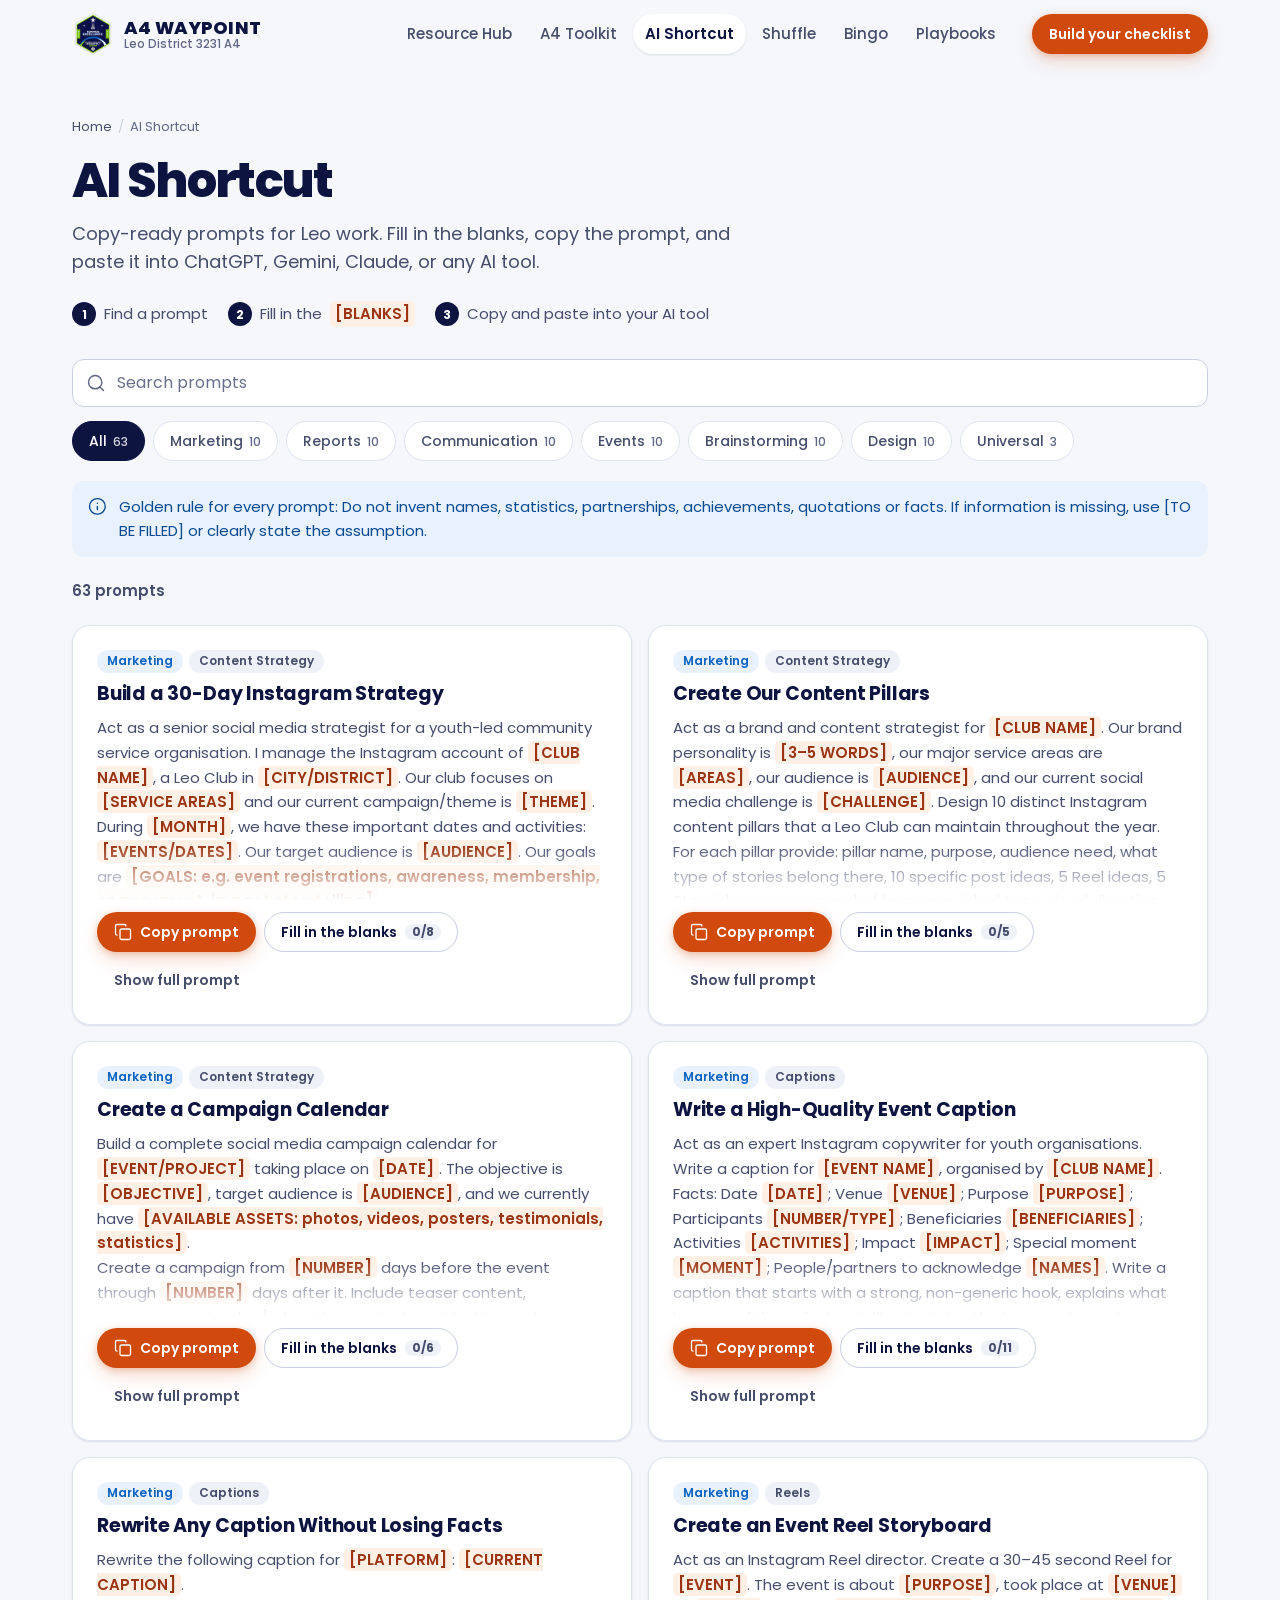
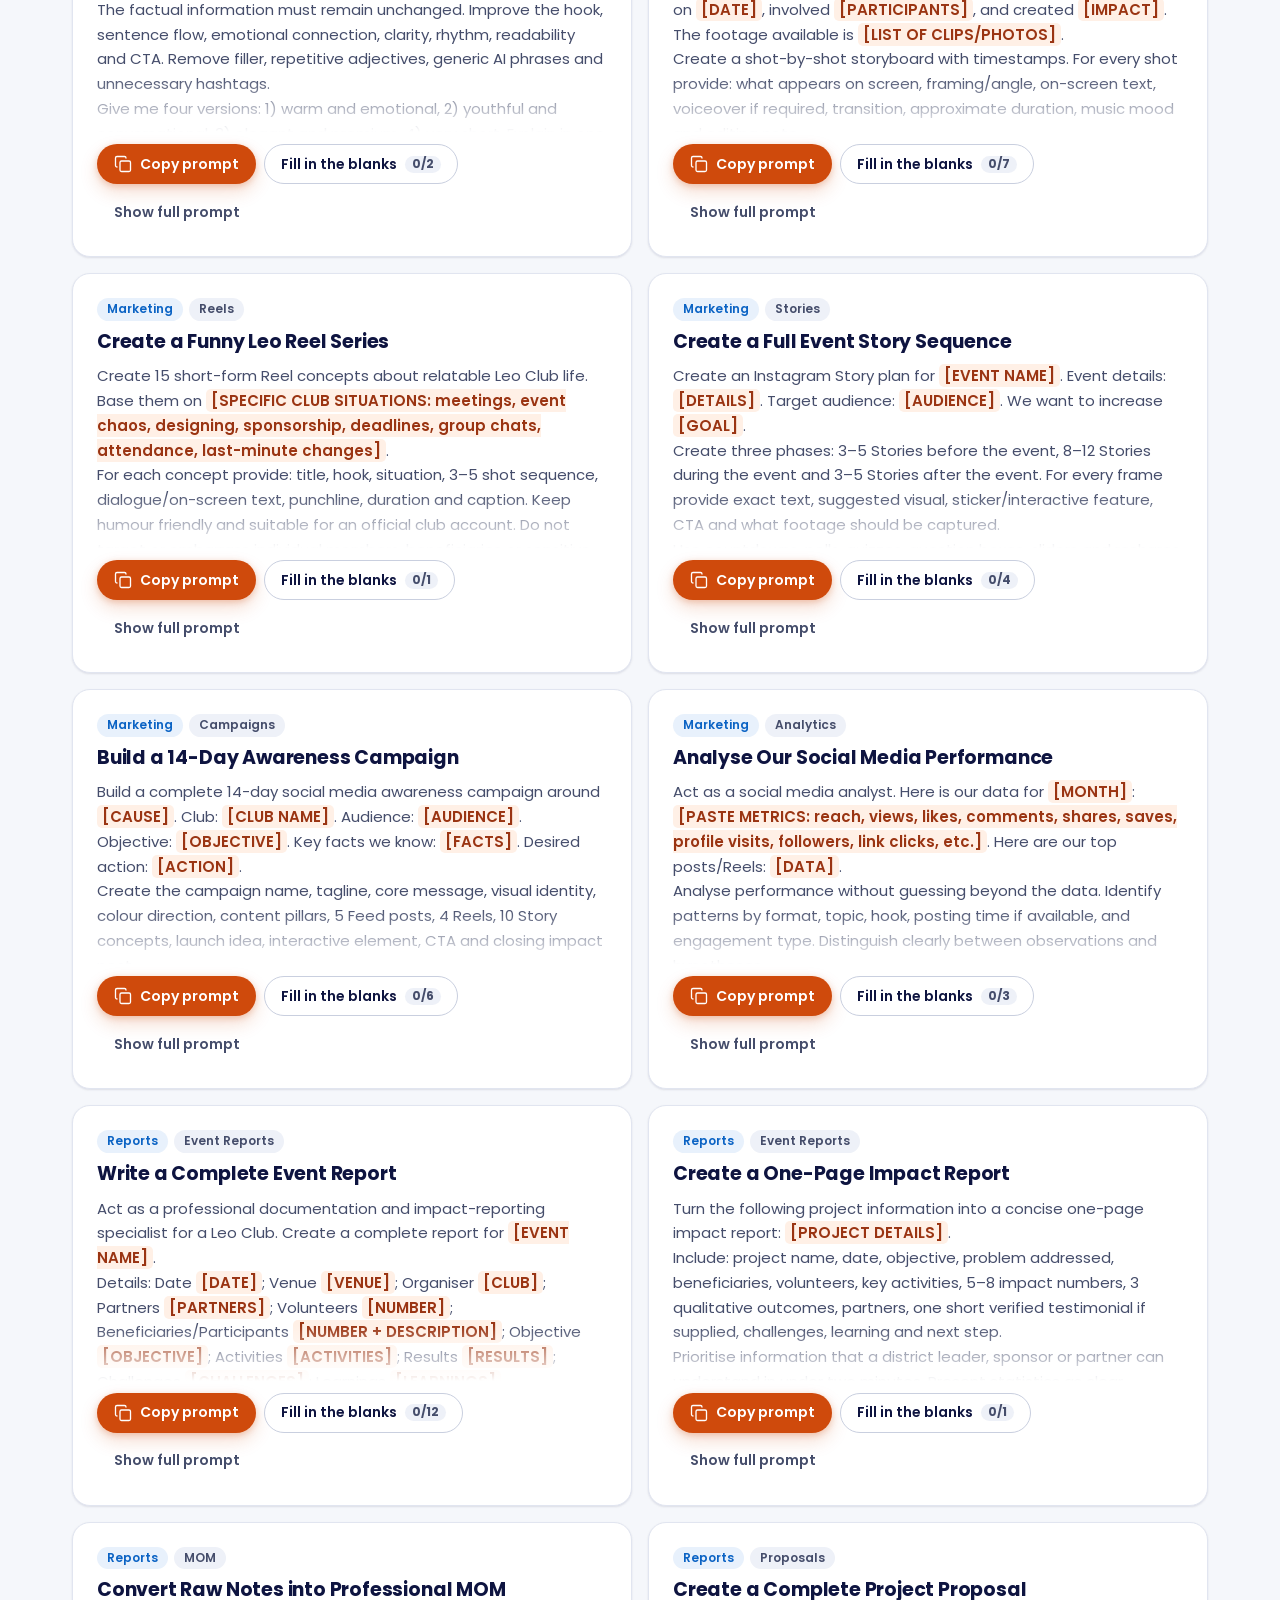
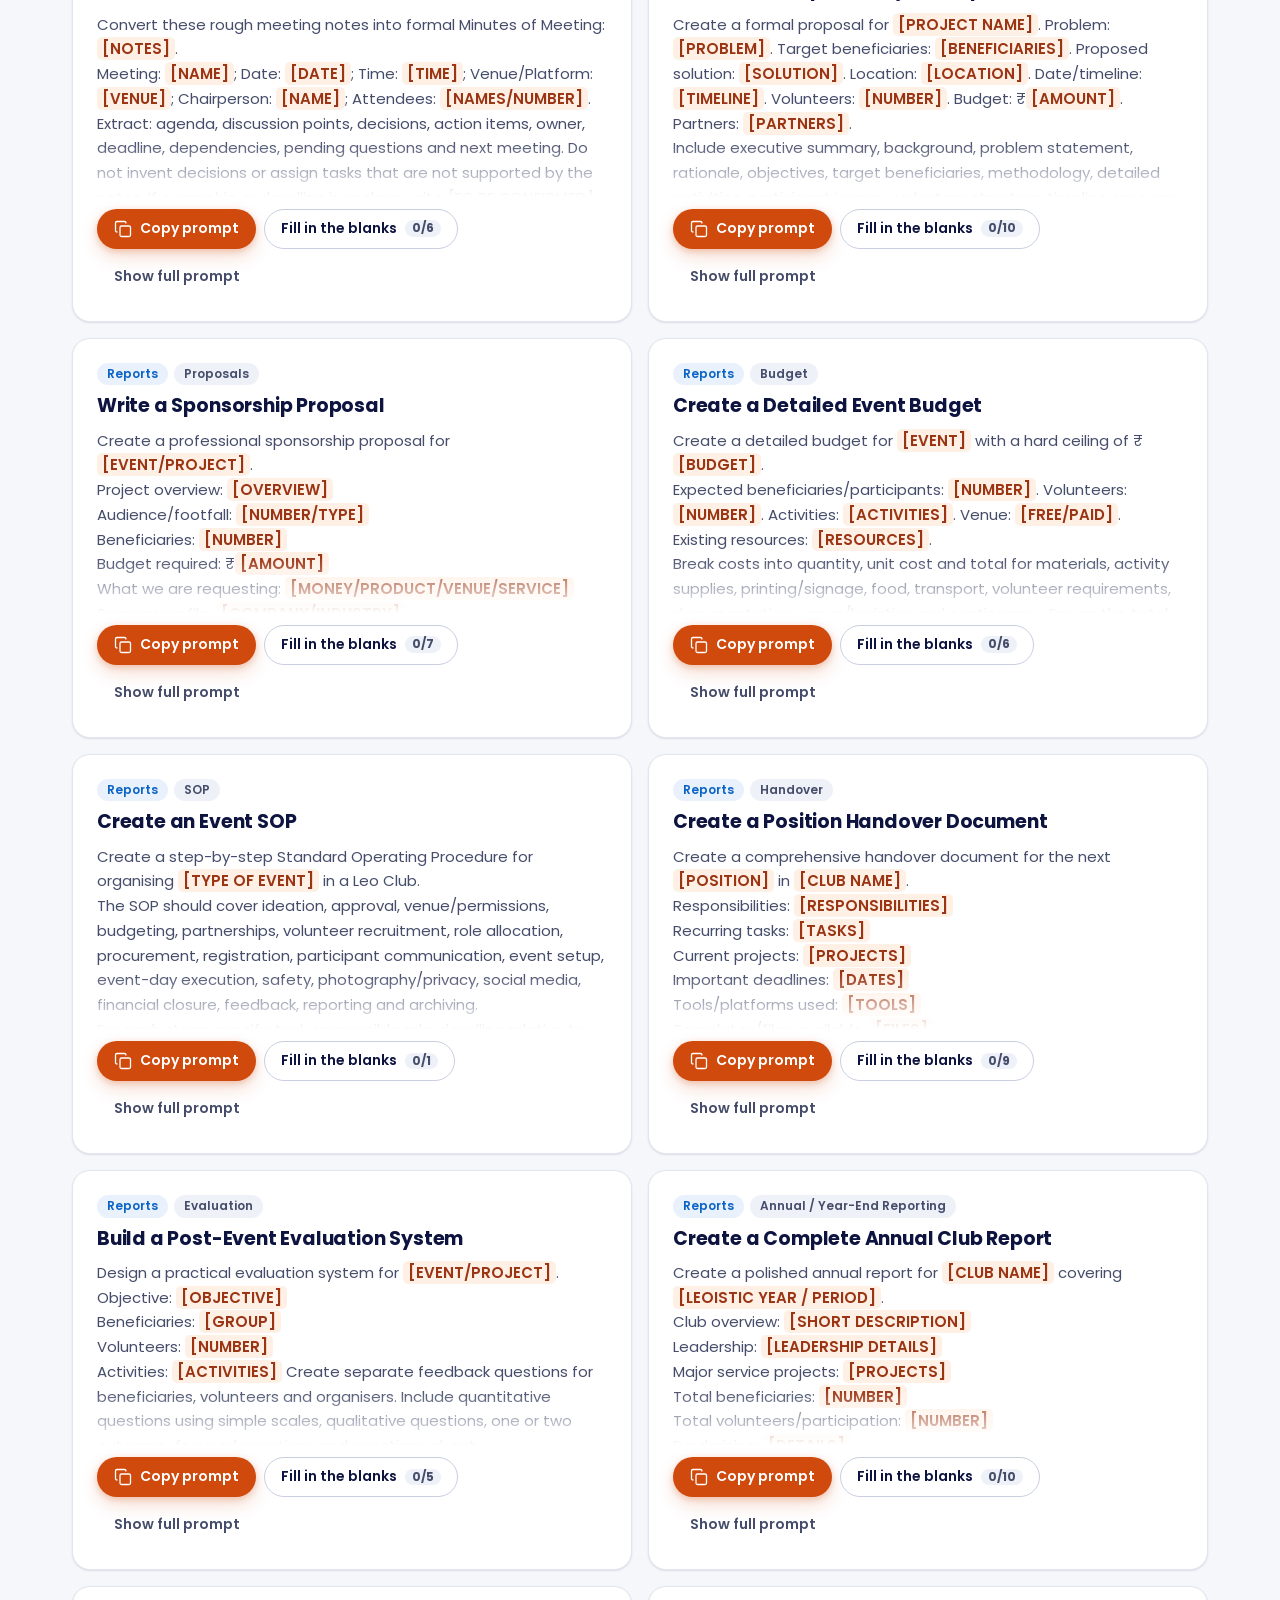
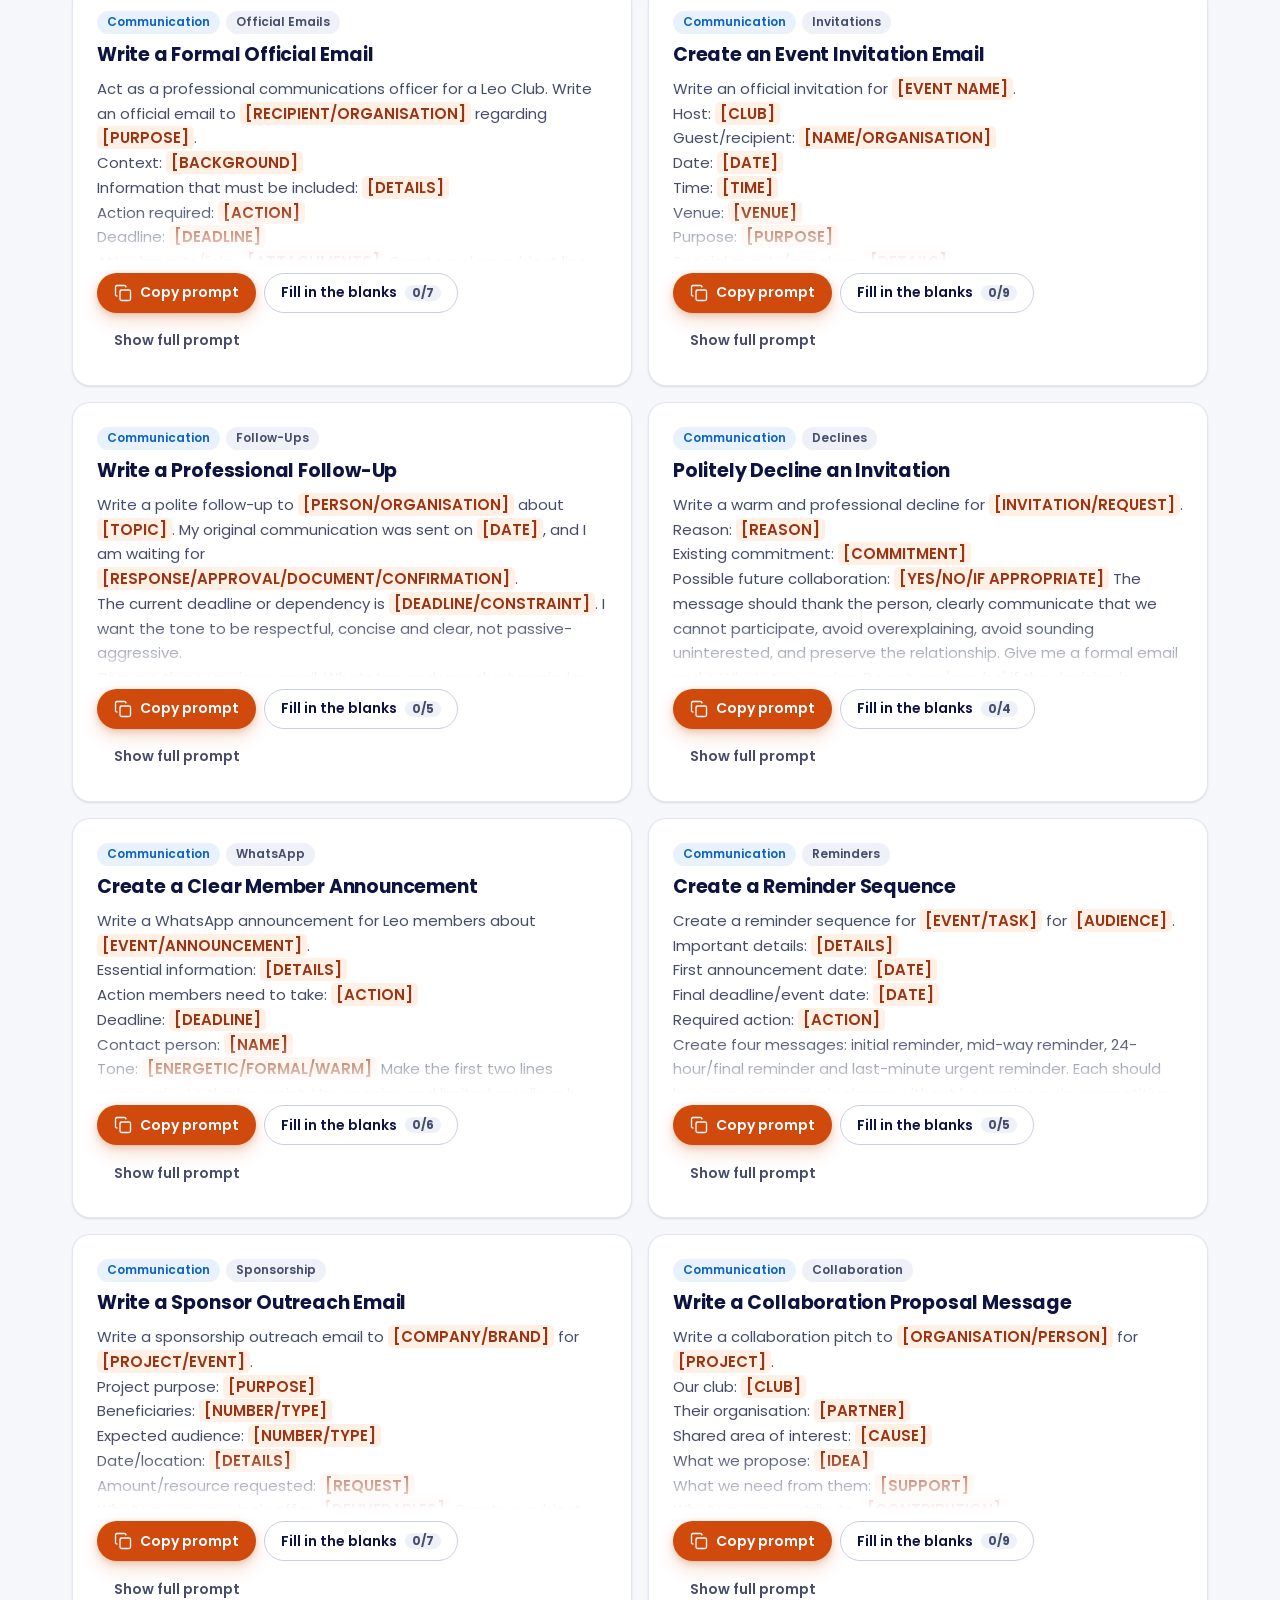
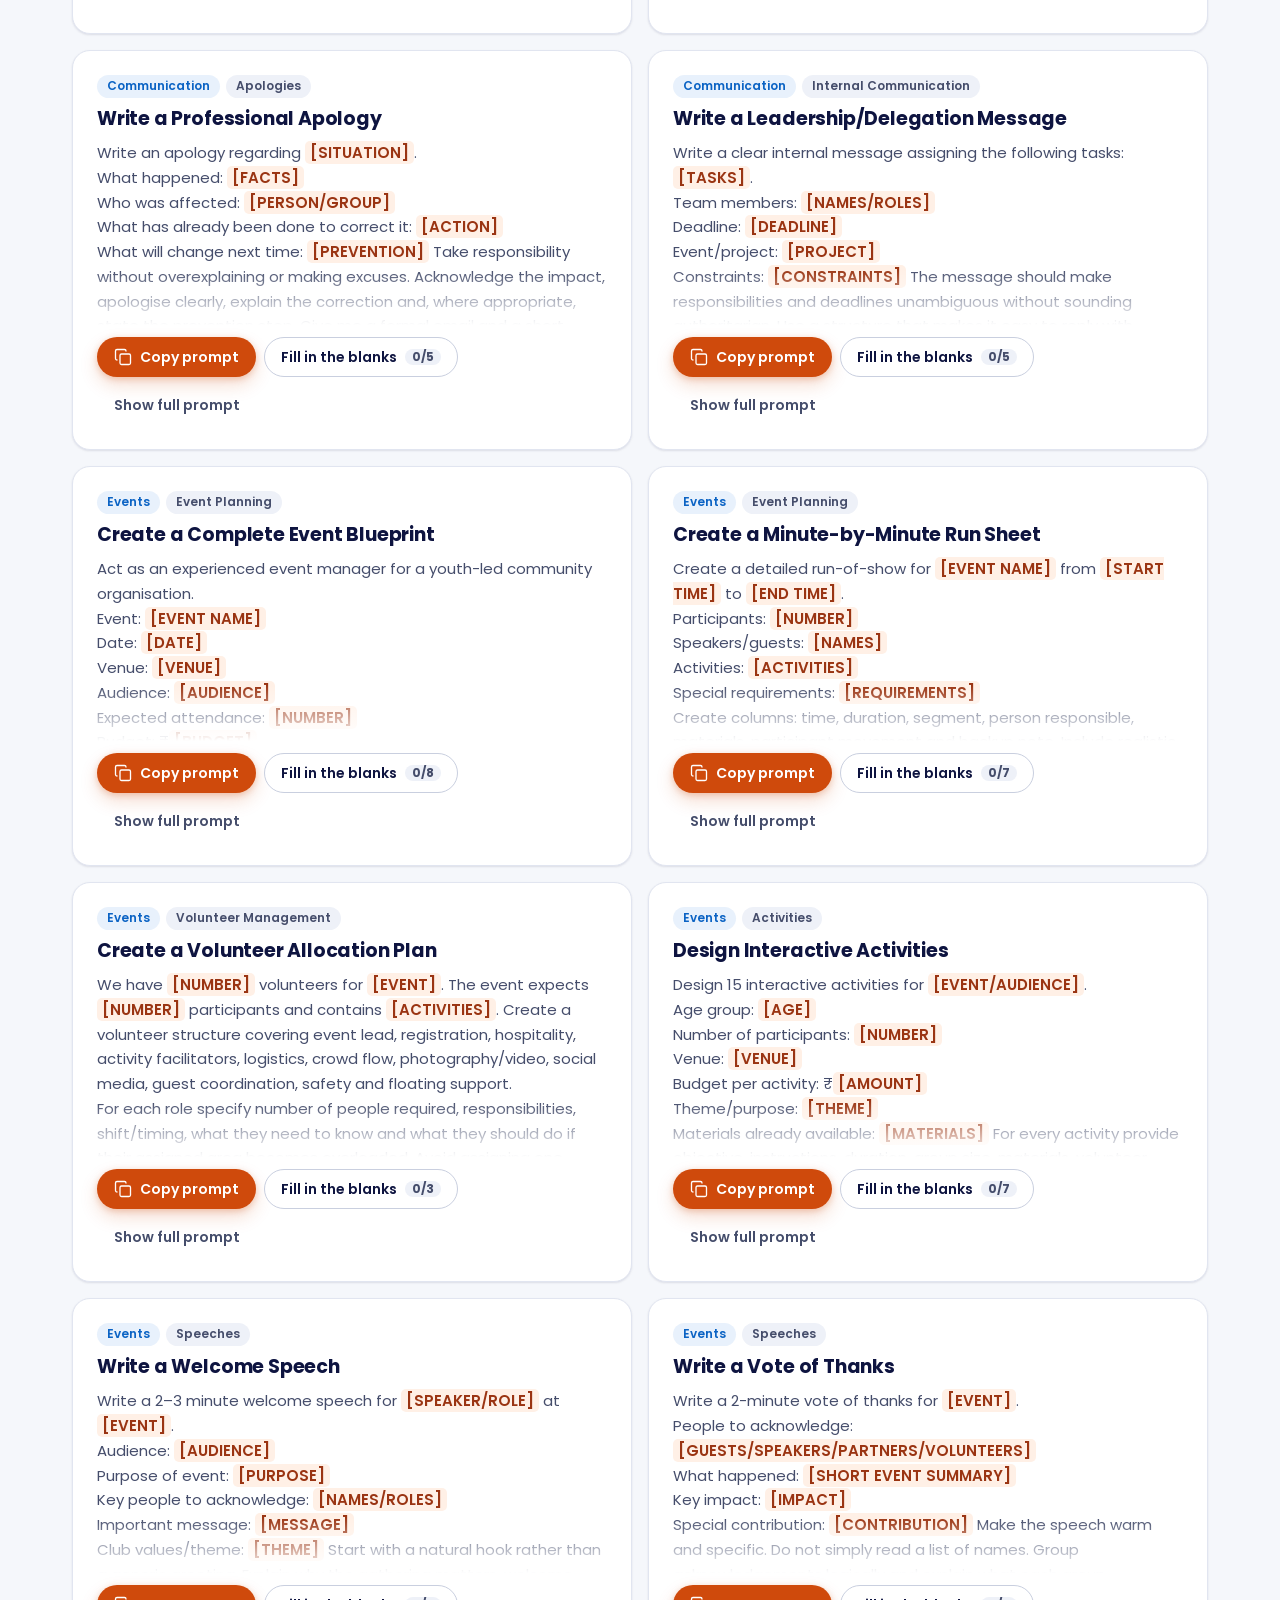
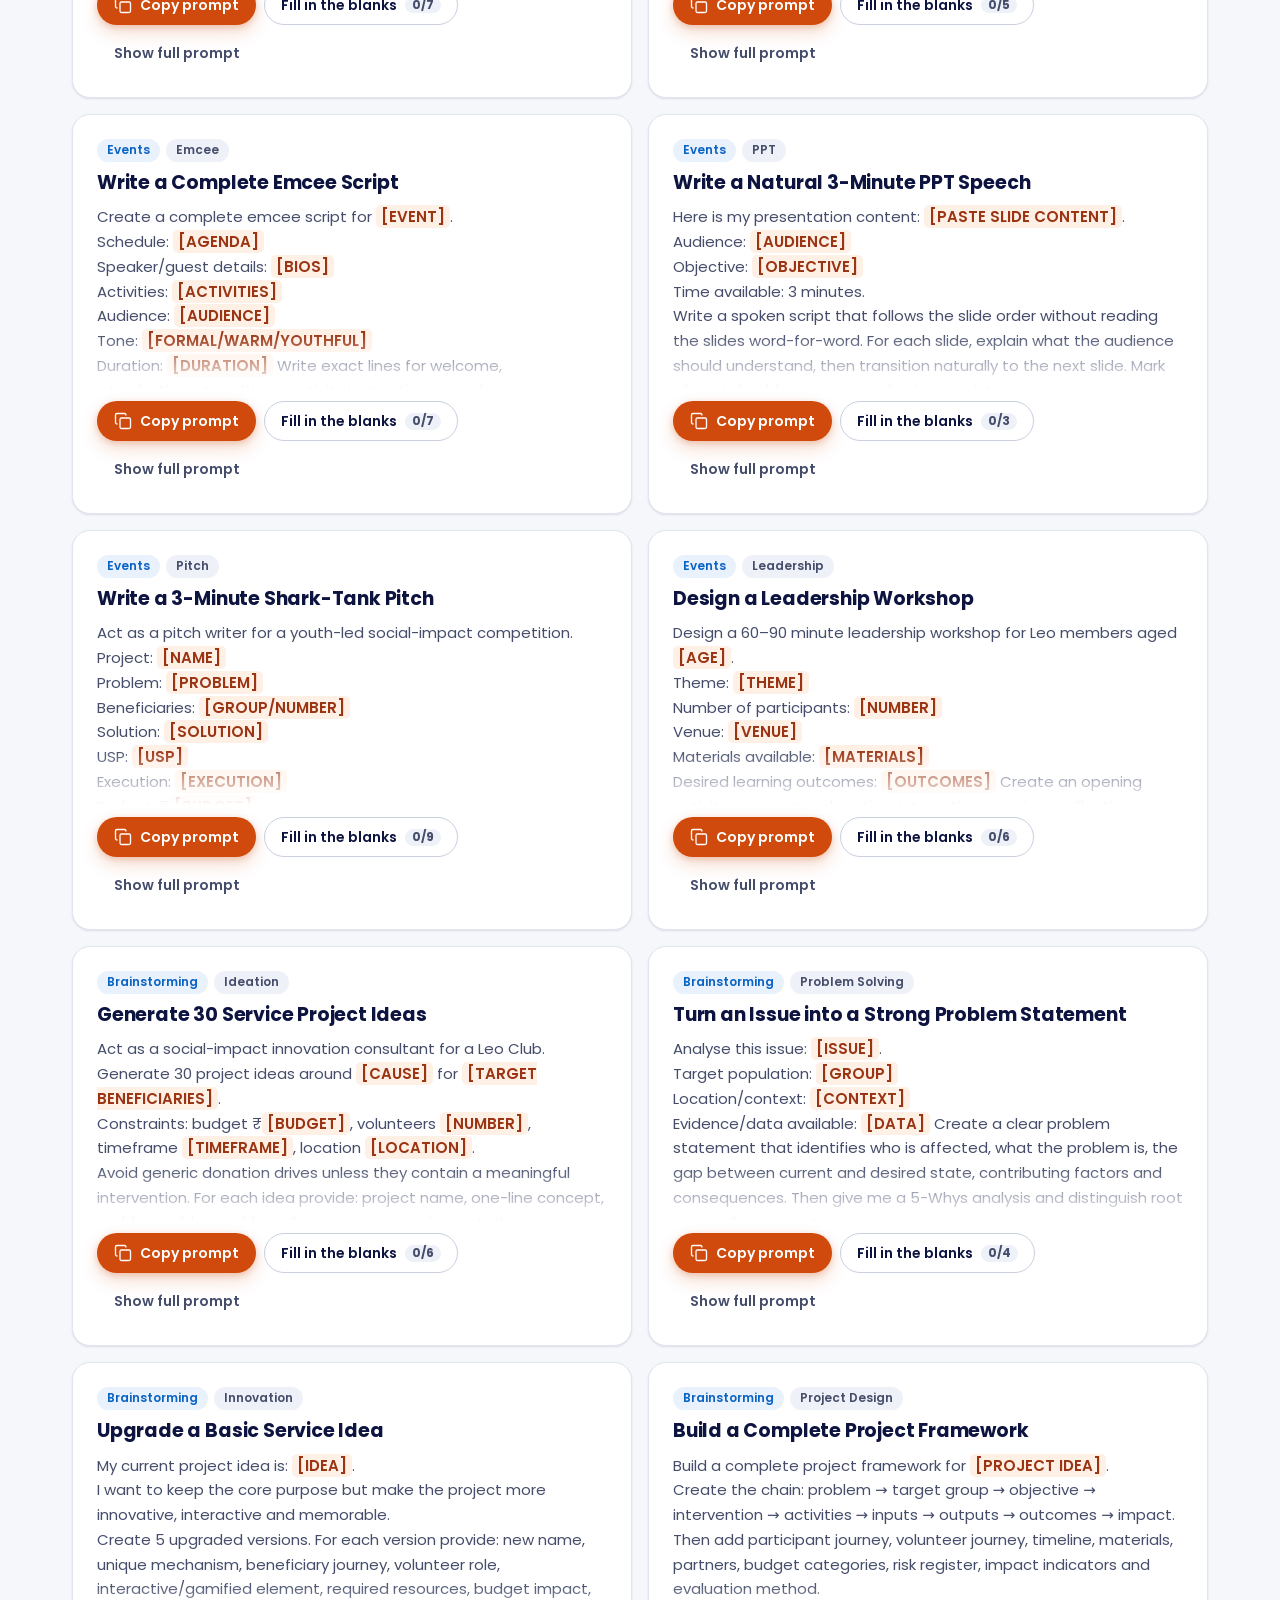
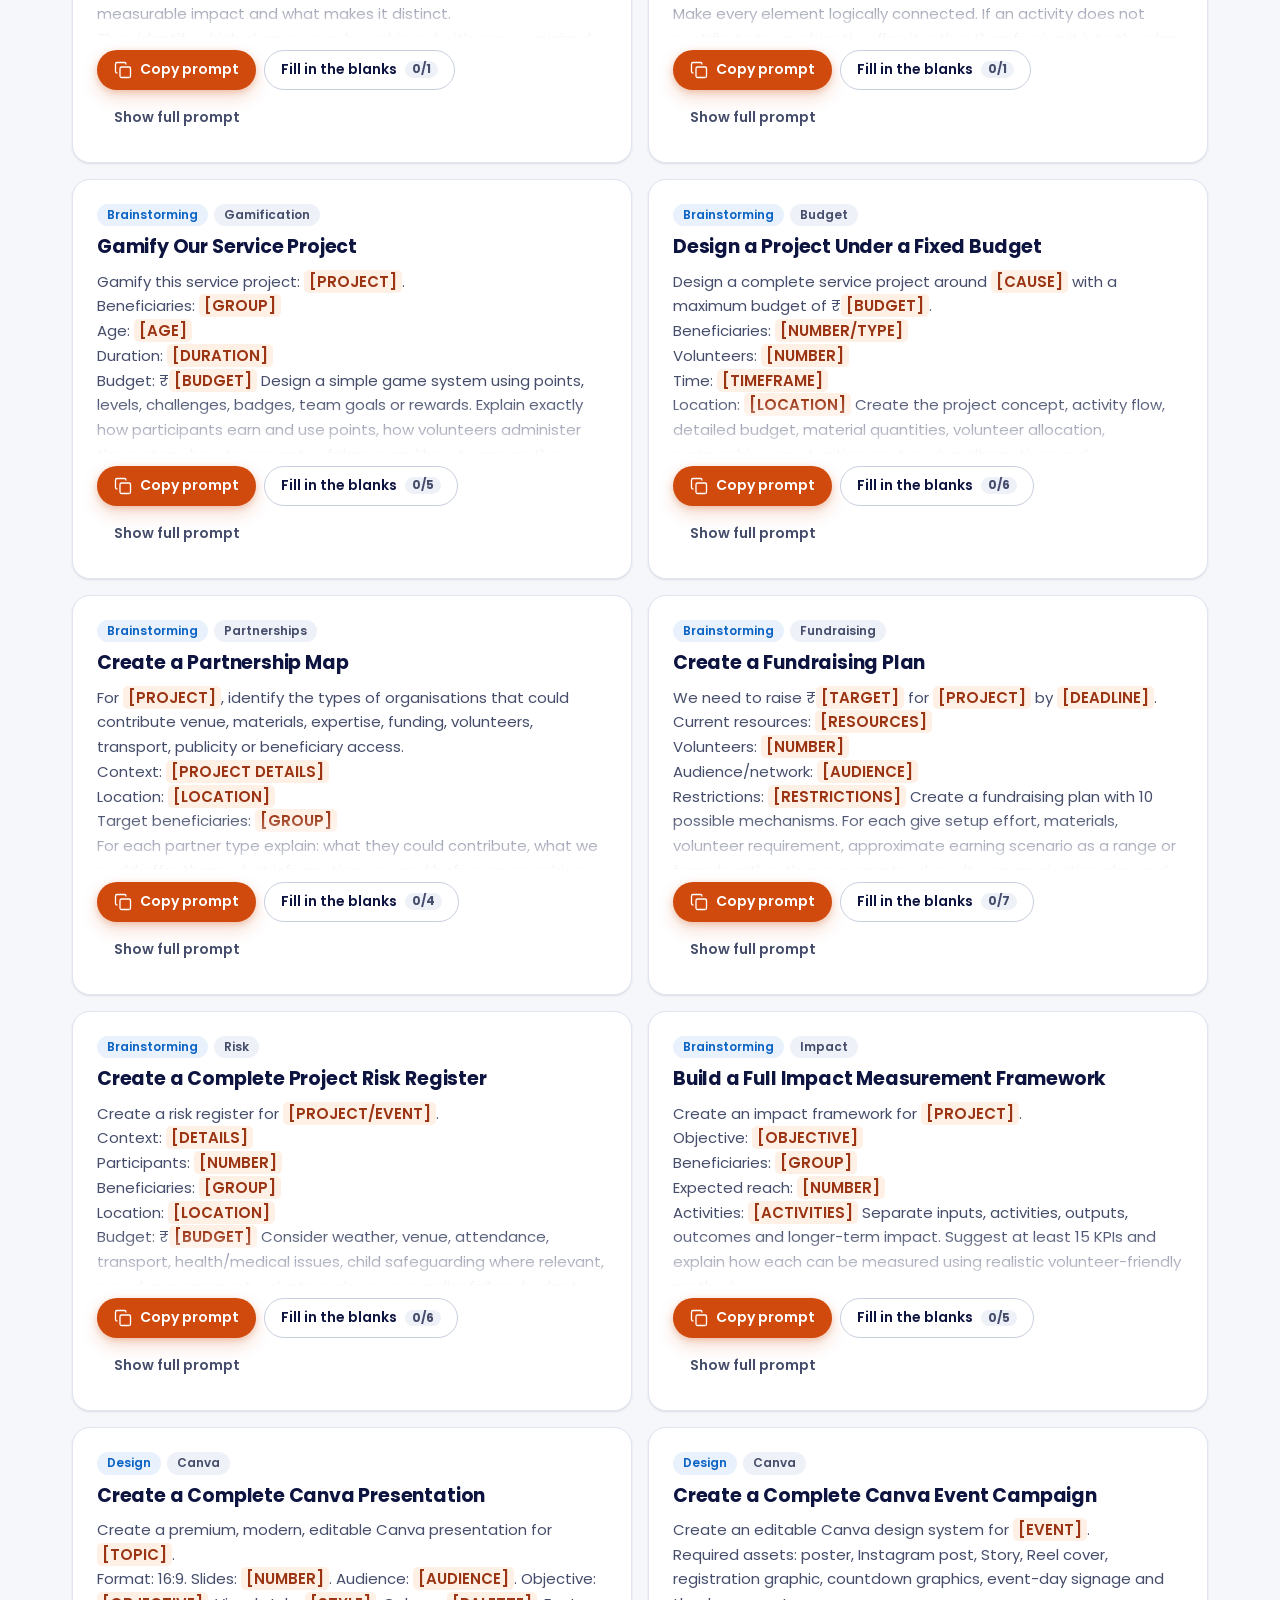
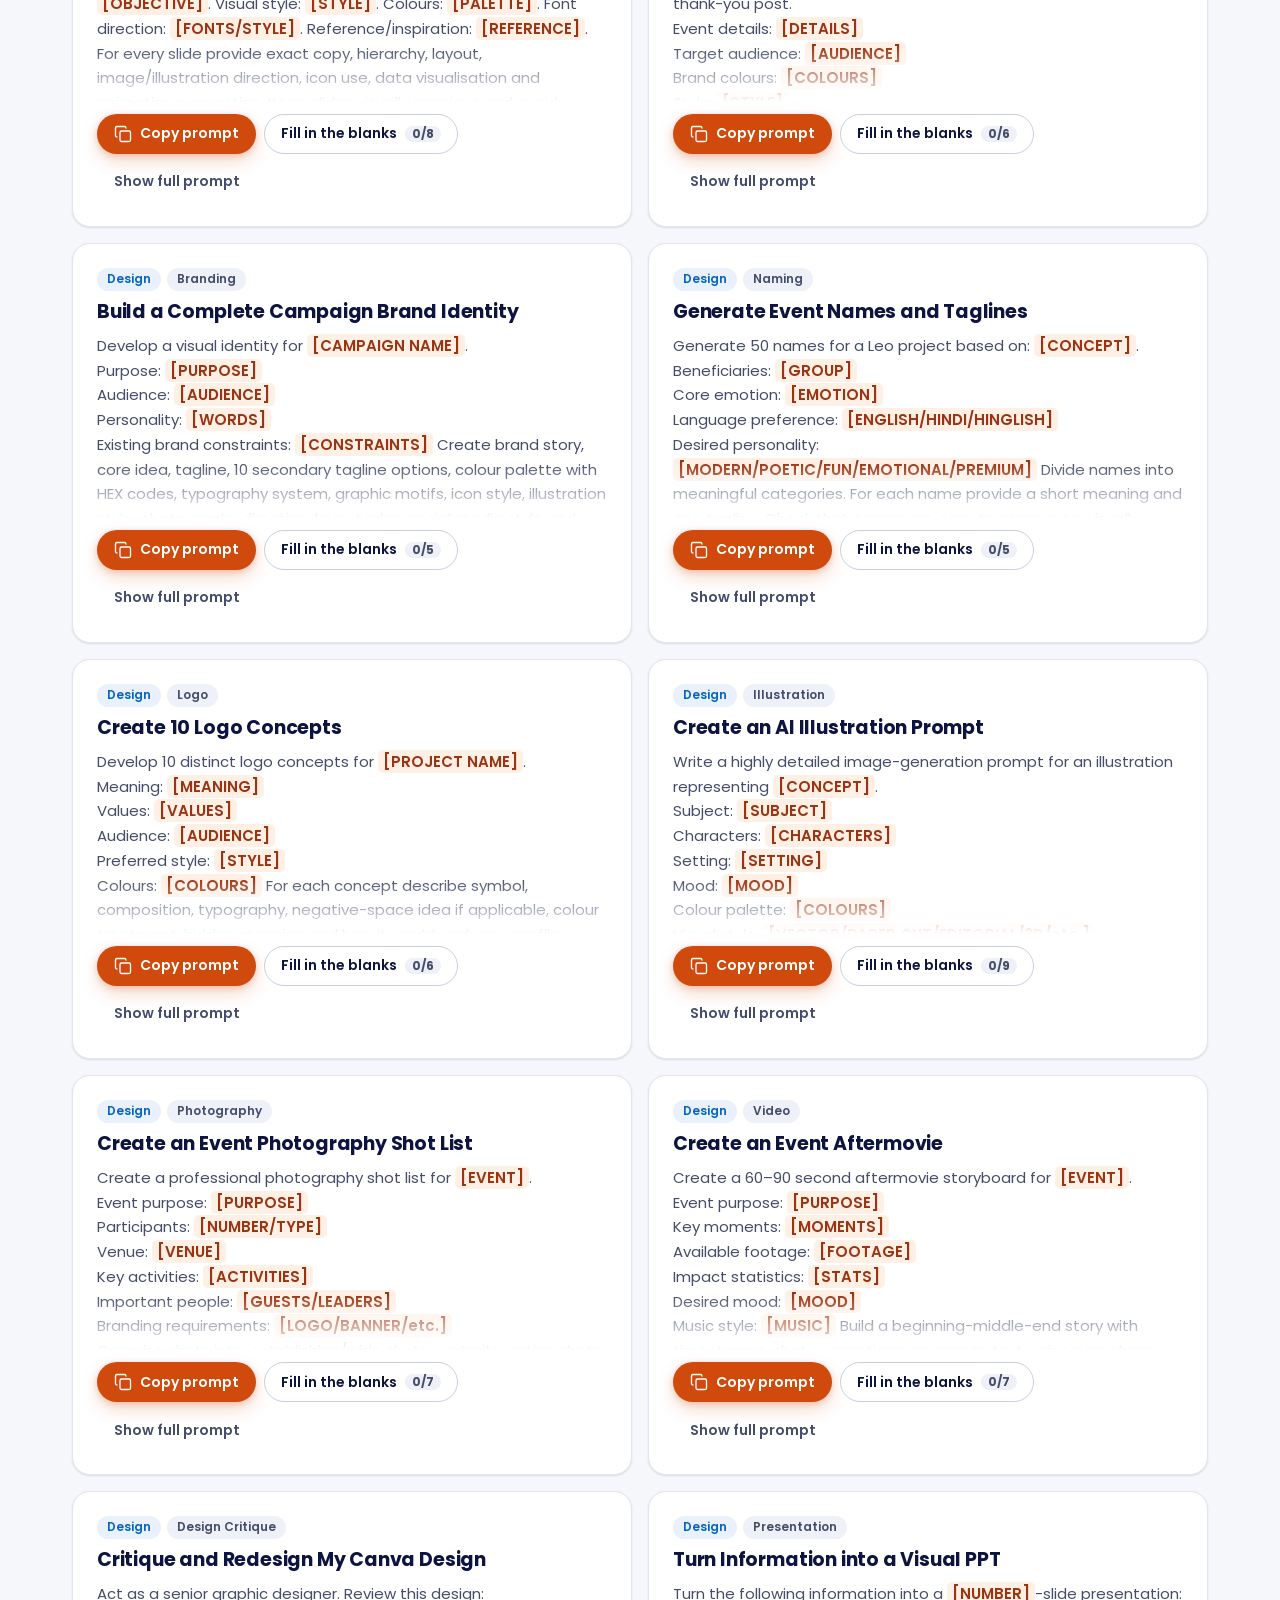
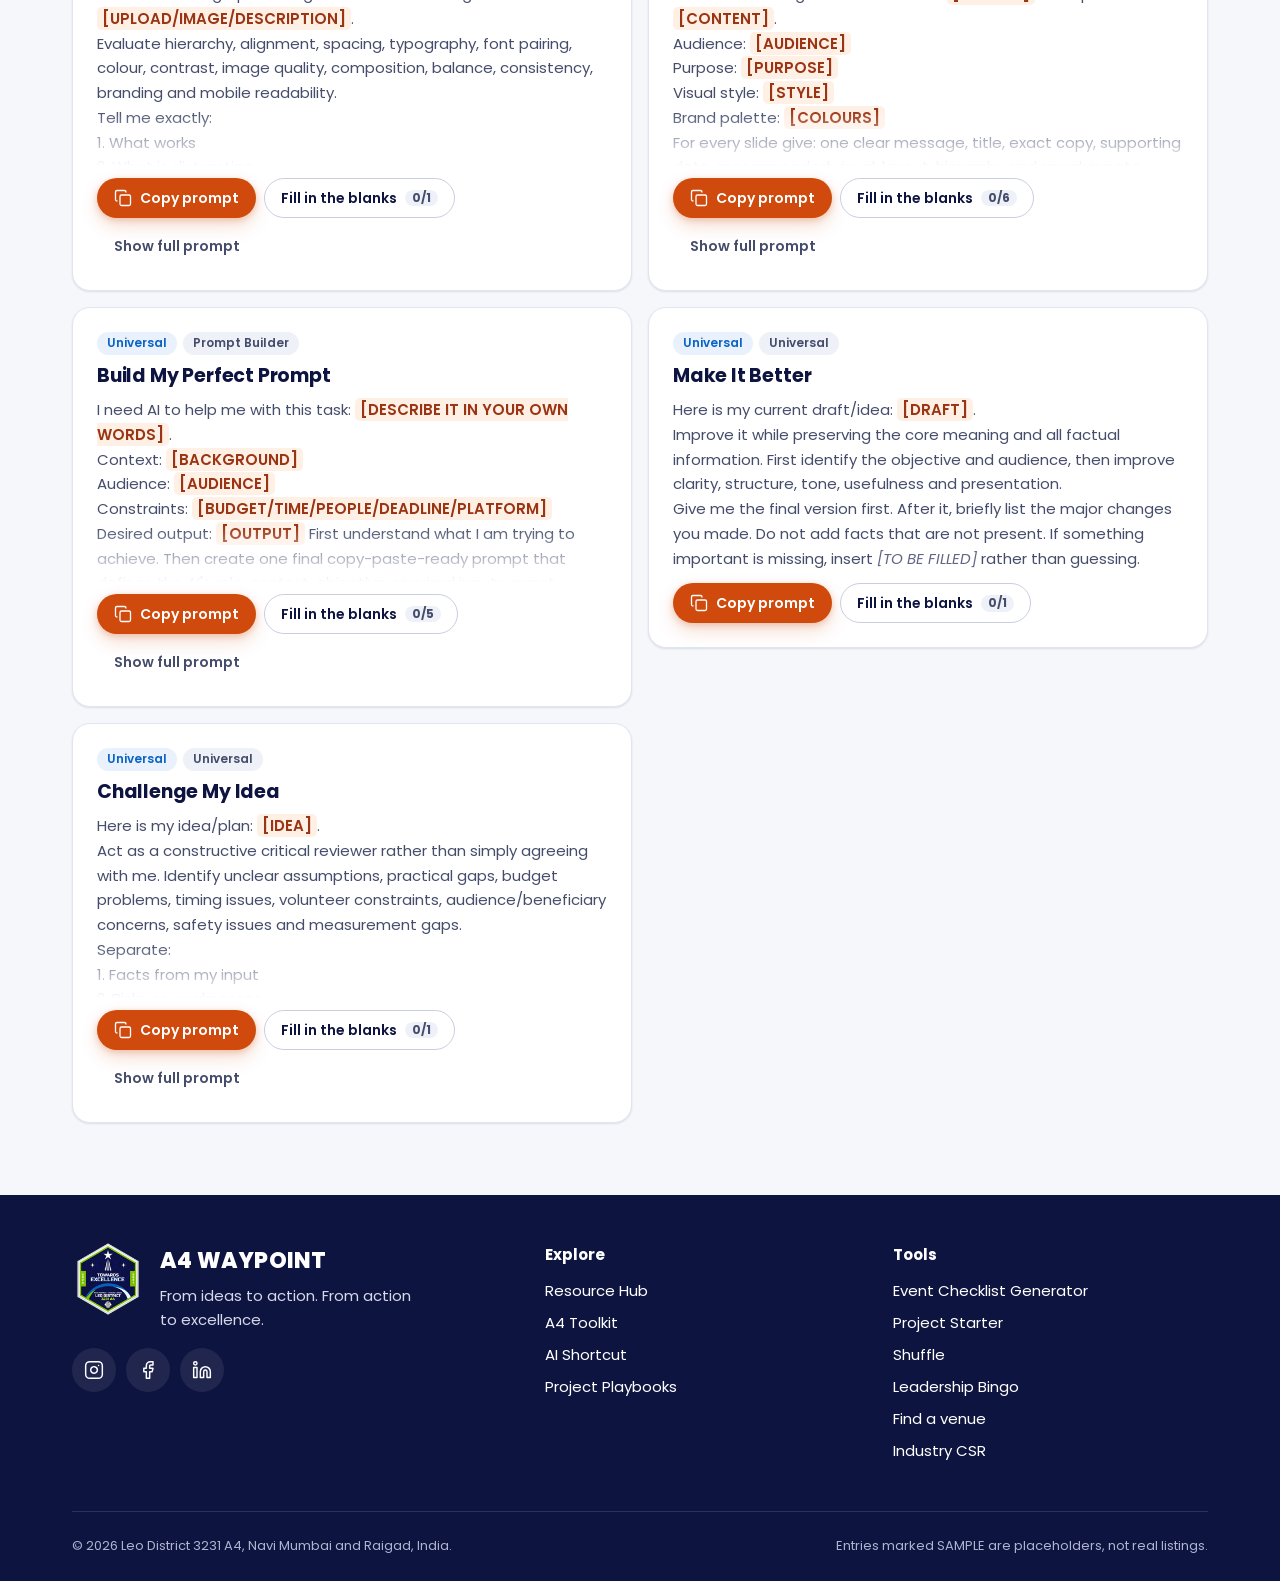
<file: ai-shortcut.html>
<!doctype html>
<html lang="en-IN">
<head>
  <meta charset="utf-8">
  <meta name="viewport" content="width=device-width, initial-scale=1">
  <title>AI Shortcut | A4 WAYPOINT</title>
  <meta name="description" content="Ready-to-use AI prompts for Leo club marketing, reports, communication, events, brainstorming, and design.">
  <meta name="theme-color" content="#0e1440">
  <link rel="canonical" href="https://a4waypoint.pages.dev/ai-shortcut.html">
  <meta property="og:type" content="website">
  <meta property="og:site_name" content="A4 WAYPOINT">
  <meta property="og:title" content="AI Shortcut | A4 WAYPOINT">
  <meta property="og:description" content="Ready-to-use AI prompts for Leo club marketing, reports, communication, events, brainstorming, and design.">
  <meta property="og:url" content="https://a4waypoint.pages.dev/ai-shortcut.html">
  <meta property="og:image" content="https://a4waypoint.pages.dev/assets/img/district-logo.png">
  <meta name="twitter:card" content="summary">
  <link rel="icon" href="assets/img/favicon.svg" type="image/svg+xml">
  <link rel="preconnect" href="https://fonts.googleapis.com">
  <link rel="preconnect" href="https://fonts.gstatic.com" crossorigin>
  <link rel="stylesheet" href="https://fonts.googleapis.com/css2?family=Poppins:wght@400;500;600;700;800&display=swap">
  <link rel="stylesheet" href="assets/css/base.css">
  <link rel="stylesheet" href="assets/css/components.css">
  <link rel="stylesheet" href="assets/css/pages.css">
  <link rel="stylesheet" href="assets/css/print.css" media="print">
  <script type="module" src="assets/js/layout.js"></script>
  <script type="module" src="assets/js/ai-shortcut.js"></script>
</head>
<body data-page="ai">
  <a class="skip-link" href="#main">Skip to content</a>
  <header class="site-header">
    <div class="container header-inner">
      <a class="brand" href="index.html" aria-label="A4 WAYPOINT home">
        <img class="brand-logo" src="assets/img/district-logo-128.png" alt="" width="42" height="42">
        <span class="brand-text"><span class="brand-name">A4 WAYPOINT</span><span class="brand-sub">Leo District 3231 A4</span></span>
      </a>
      <nav class="site-nav" aria-label="Main">
        <ul class="nav-list">
          <li><a class="nav-link" href="resources.html">Resource Hub</a></li>
          <li><a class="nav-link" href="toolkit.html">A4 Toolkit</a></li>
          <li><a class="nav-link" href="ai-shortcut.html" aria-current="page">AI Shortcut</a></li>
          <li><a class="nav-link" href="shuffle.html">Shuffle</a></li>
          <li><a class="nav-link" href="bingo.html">Bingo</a></li>
          <li><a class="nav-link" href="playbooks.html">Playbooks</a></li>
        </ul>
      </nav>
      <a class="btn btn-primary btn-sm header-cta" href="checklist.html">Build your checklist</a>
      <button type="button" class="nav-toggle" aria-expanded="false" aria-controls="mobile-nav" aria-label="Open menu">
        <svg class="icon icon-open" aria-hidden="true" focusable="false"><use href="assets/img/icons.svg#i-menu"></use></svg><svg class="icon icon-close" aria-hidden="true" focusable="false"><use href="assets/img/icons.svg#i-x"></use></svg>
      </button>
    </div>
    <nav class="mobile-nav" id="mobile-nav" aria-label="Mobile" hidden>
      <div class="container">
        <ul class="mobile-nav-list">
          <li><a href="index.html">Home</a></li>
          <li><a href="resources.html">Resource Hub</a>
            <ul class="mobile-subnav"><li><a href="resources.html#venues">Venues</a></li><li><a href="resources.html#vendors">Vendors</a></li><li><a href="resources.html#banks">Banks</a></li><li><a href="resources.html#resource-bank">Resource Bank</a></li><li><a href="resources.html#csr">Industry CSR</a></li></ul></li>
          <li><a href="toolkit.html">A4 Toolkit</a>
            <ul class="mobile-subnav"><li><a href="checklist.html">Event Checklist</a></li><li><a href="project-starter.html">Project Starter</a></li><li><a href="shuffle.html">Shuffle</a></li></ul></li>
          <li><a href="ai-shortcut.html" aria-current="page">AI Shortcut</a></li>
          <li><a href="shuffle.html">Shuffle</a></li>
          <li><a href="bingo.html">Bingo</a></li>
          <li><a href="playbooks.html">Playbooks</a></li>
        </ul>
        <a class="btn btn-primary" href="checklist.html">Build your checklist</a>
      </div>
    </nav>
  </header>

  <main id="main">
    <section class="page-intro">
      <div class="container">
        <ol class="breadcrumb">
          <li><a href="index.html">Home</a></li>
          <li aria-current="page">AI Shortcut</li>
        </ol>
        <h1>AI Shortcut</h1>
        <p class="lede">Copy-ready prompts for Leo work. Fill in the blanks, copy the prompt, and paste it into ChatGPT, Gemini, Claude, or any AI tool.</p>
        <ol class="how-steps">
          <li><span>1</span>Find a prompt</li>
          <li><span>2</span>Fill in the <mark class="ph">[BLANKS]</mark></li>
          <li><span>3</span>Copy and paste into your AI tool</li>
        </ol>
      </div>
    </section>

    <section class="container prompts" aria-label="Prompt library">
      <div class="prompt-controls">
        <div class="search-field">
          <svg class="icon" aria-hidden="true" focusable="false"><use href="assets/img/icons.svg#i-search"></use></svg>
          <label class="visually-hidden" for="prompt-search">Search prompts</label>
          <input class="input" type="search" id="prompt-search" data-search placeholder="Search prompts" autocomplete="off">
        </div>
        <div class="chip-row" role="group" aria-label="Prompt categories" data-cats></div>
      </div>

      <p class="notice prompt-rule" data-rule hidden>
        <svg class="icon" aria-hidden="true" focusable="false"><use href="assets/img/icons.svg#i-info"></use></svg>
        <span></span>
      </p>

      <div class="results-head">
        <p class="results-count" data-count aria-live="polite"></p>
        <button type="button" class="btn btn-ghost btn-sm" data-clear-blanks hidden>Clear my answers</button>
      </div>
      <div data-results></div>
    </section>
  </main>

  <footer class="site-footer">
    <div class="container">
      <div class="footer-grid">
        <div>
          <div class="footer-brand">
            <img src="assets/img/district-logo-128.png" alt="Leo District 3231 A4 logo" width="72" height="72" loading="lazy">
            <div>
              <p class="footer-name">A4 WAYPOINT</p>
              <p class="footer-tagline">From ideas to action. From action to excellence.</p>
            </div>
          </div>
          <ul class="social-links" aria-label="Social media">
            <li hidden><a data-social="instagram" href="#" aria-label="Instagram" rel="noopener" target="_blank"><svg class="icon " aria-hidden="true" focusable="false"><use href="assets/img/icons.svg#i-instagram"></use></svg></a></li>
            <li hidden><a data-social="facebook" href="#" aria-label="Facebook" rel="noopener" target="_blank"><svg class="icon " aria-hidden="true" focusable="false"><use href="assets/img/icons.svg#i-facebook"></use></svg></a></li>
            <li hidden><a data-social="linkedin" href="#" aria-label="LinkedIn" rel="noopener" target="_blank"><svg class="icon " aria-hidden="true" focusable="false"><use href="assets/img/icons.svg#i-linkedin"></use></svg></a></li>
            <li hidden><a data-social="youtube" href="#" aria-label="YouTube" rel="noopener" target="_blank"><svg class="icon " aria-hidden="true" focusable="false"><use href="assets/img/icons.svg#i-youtube"></use></svg></a></li>
          </ul>
        </div>
        <div>
          <p class="footer-title">Explore</p>
          <ul class="footer-links">
            <li><a href="resources.html">Resource Hub</a></li>
            <li><a href="toolkit.html">A4 Toolkit</a></li>
            <li><a href="ai-shortcut.html">AI Shortcut</a></li>
            <li><a href="playbooks.html">Project Playbooks</a></li>
          </ul>
        </div>
        <div>
          <p class="footer-title">Tools</p>
          <ul class="footer-links">
            <li><a href="checklist.html">Event Checklist Generator</a></li>
            <li><a href="project-starter.html">Project Starter</a></li>
            <li><a href="shuffle.html">Shuffle</a></li>
            <li><a href="bingo.html">Leadership Bingo</a></li>
            <li><a href="resources.html#venues">Find a venue</a></li>
            <li><a href="resources.html#csr">Industry CSR</a></li>
          </ul>
        </div>
      </div>
      <div class="footer-bottom">
        <p>&copy; <span data-year>2026</span> Leo District 3231 A4, Navi Mumbai and Raigad, India.</p>
        <p>Entries marked SAMPLE are placeholders, not real listings.</p>
      </div>
    </div>
  </footer>
</body>
</html>
</file>
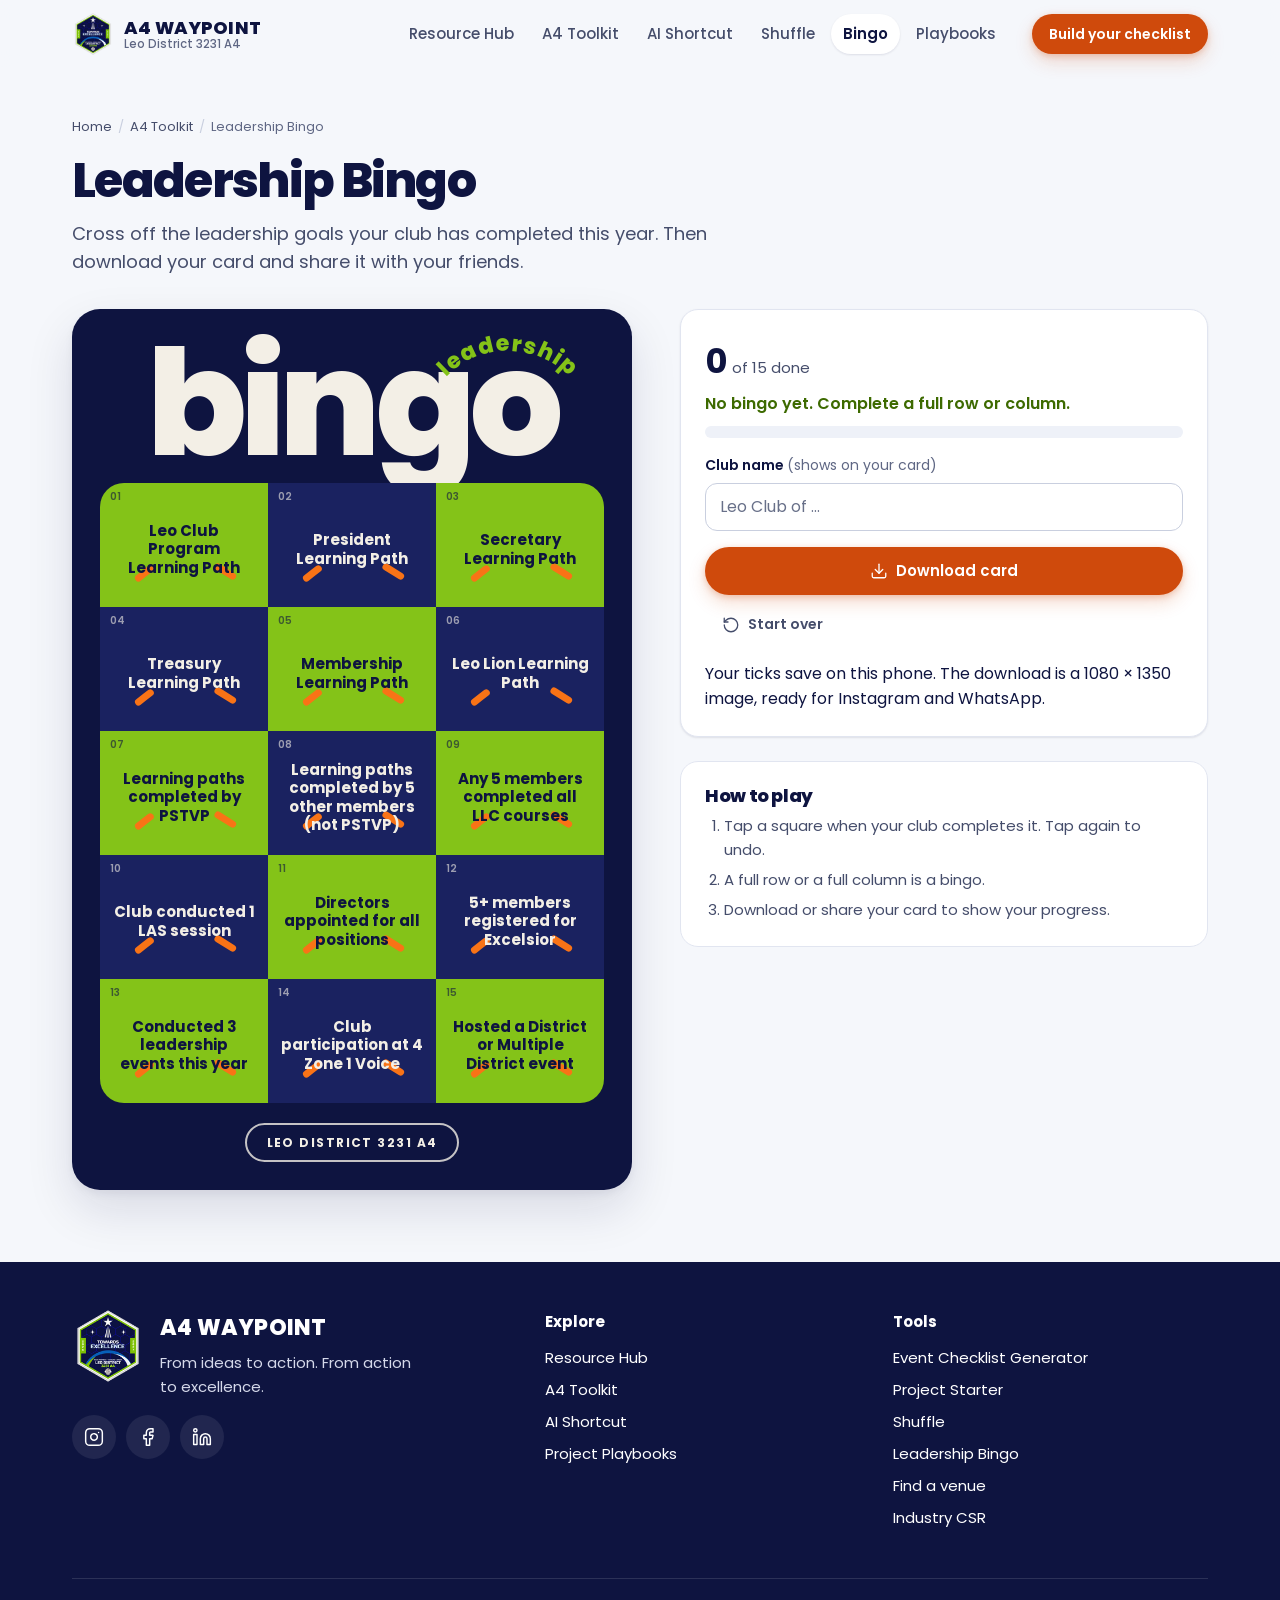
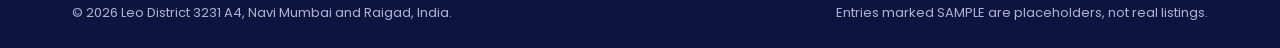
<file: bingo.html>
<!doctype html>
<html lang="en-IN">
<head>
  <meta charset="utf-8">
  <meta name="viewport" content="width=device-width, initial-scale=1">
  <title>Leadership Bingo | A4 WAYPOINT</title>
  <meta name="description" content="Cross off your Leo club's leadership goals on a 3 by 5 bingo card, then download and share it.">
  <meta name="theme-color" content="#0e1440">
  <link rel="canonical" href="https://a4waypoint.pages.dev/bingo.html">
  <meta property="og:type" content="website">
  <meta property="og:site_name" content="A4 WAYPOINT">
  <meta property="og:title" content="Leadership Bingo | A4 WAYPOINT">
  <meta property="og:description" content="Cross off your Leo club's leadership goals on a 3 by 5 bingo card, then download and share it.">
  <meta property="og:url" content="https://a4waypoint.pages.dev/bingo.html">
  <meta property="og:image" content="https://a4waypoint.pages.dev/assets/img/district-logo.png">
  <meta name="twitter:card" content="summary">
  <link rel="icon" href="assets/img/favicon.svg" type="image/svg+xml">
  <link rel="preconnect" href="https://fonts.googleapis.com">
  <link rel="preconnect" href="https://fonts.gstatic.com" crossorigin>
  <link rel="stylesheet" href="https://fonts.googleapis.com/css2?family=Poppins:wght@400;500;600;700;800&display=swap">
  <link rel="stylesheet" href="assets/css/base.css">
  <link rel="stylesheet" href="assets/css/components.css">
  <link rel="stylesheet" href="assets/css/pages.css">
  <link rel="stylesheet" href="assets/css/print.css" media="print">
  <script type="module" src="assets/js/layout.js"></script>
  <script type="module" src="assets/js/bingo.js"></script>
</head>
<body data-page="bingo">
  <a class="skip-link" href="#main">Skip to content</a>
  <header class="site-header">
    <div class="container header-inner">
      <a class="brand" href="index.html" aria-label="A4 WAYPOINT home">
        <img class="brand-logo" src="assets/img/district-logo-128.png" alt="" width="42" height="42">
        <span class="brand-text"><span class="brand-name">A4 WAYPOINT</span><span class="brand-sub">Leo District 3231 A4</span></span>
      </a>
      <nav class="site-nav" aria-label="Main">
        <ul class="nav-list">
          <li><a class="nav-link" href="resources.html">Resource Hub</a></li>
          <li><a class="nav-link" href="toolkit.html">A4 Toolkit</a></li>
          <li><a class="nav-link" href="ai-shortcut.html">AI Shortcut</a></li>
          <li><a class="nav-link" href="shuffle.html">Shuffle</a></li>
          <li><a class="nav-link" href="bingo.html" aria-current="page">Bingo</a></li>
          <li><a class="nav-link" href="playbooks.html">Playbooks</a></li>
        </ul>
      </nav>
      <a class="btn btn-primary btn-sm header-cta" href="checklist.html">Build your checklist</a>
      <button type="button" class="nav-toggle" aria-expanded="false" aria-controls="mobile-nav" aria-label="Open menu">
        <svg class="icon icon-open" aria-hidden="true" focusable="false"><use href="assets/img/icons.svg#i-menu"></use></svg><svg class="icon icon-close" aria-hidden="true" focusable="false"><use href="assets/img/icons.svg#i-x"></use></svg>
      </button>
    </div>
    <nav class="mobile-nav" id="mobile-nav" aria-label="Mobile" hidden>
      <div class="container">
        <ul class="mobile-nav-list">
          <li><a href="index.html">Home</a></li>
          <li><a href="resources.html">Resource Hub</a>
            <ul class="mobile-subnav"><li><a href="resources.html#venues">Venues</a></li><li><a href="resources.html#vendors">Vendors</a></li><li><a href="resources.html#banks">Banks</a></li><li><a href="resources.html#resource-bank">Resource Bank</a></li><li><a href="resources.html#csr">Industry CSR</a></li></ul></li>
          <li><a href="toolkit.html">A4 Toolkit</a>
            <ul class="mobile-subnav"><li><a href="checklist.html">Event Checklist</a></li><li><a href="project-starter.html">Project Starter</a></li><li><a href="shuffle.html">Shuffle</a></li></ul></li>
          <li><a href="ai-shortcut.html">AI Shortcut</a></li>
          <li><a href="shuffle.html">Shuffle</a></li>
          <li><a href="bingo.html" aria-current="page">Bingo</a></li>
          <li><a href="playbooks.html">Playbooks</a></li>
        </ul>
        <a class="btn btn-primary" href="checklist.html">Build your checklist</a>
      </div>
    </nav>
  </header>

  <main id="main">
    <section class="page-intro bingo-intro">
      <div class="container">
        <ol class="breadcrumb">
          <li><a href="index.html">Home</a></li>
          <li><a href="toolkit.html">A4 Toolkit</a></li>
          <li aria-current="page">Leadership Bingo</li>
        </ol>
        <h1>Leadership Bingo</h1>
        <p class="lede">Cross off the leadership goals your club has completed this year. Then download your card and share it with your friends.</p>
      </div>
    </section>

    <div class="container bingo-layout">
      <section class="bingo-poster" aria-labelledby="bingo-word">
        <header class="bingo-head">
          <h2 class="bingo-word" id="bingo-word">bingo</h2>
          <svg class="bingo-arc" viewBox="0 0 200 120" aria-hidden="true" focusable="false">
            <defs><path id="bingo-arc-path" d="M20 108 A 80 80 0 0 1 180 108"/></defs>
            <text><textPath href="#bingo-arc-path" startOffset="50%" text-anchor="middle" data-bingo-label>leadership</textPath></text>
          </svg>
          <p class="visually-hidden">Leadership. Tap a square to cross it off.</p>
        </header>

        <ol class="bingo-grid" data-grid>
          <li class="bingo-loading">Loading the card...</li>
        </ol>

        <p class="bingo-tag" data-tag>LEO DISTRICT 3231 A4</p>
      </section>

      <aside class="bingo-side" aria-label="Your card">
        <div class="card bingo-panel">
          <div class="bingo-score">
            <p class="bingo-count"><strong data-count>0</strong> of <span data-total>15</span> done</p>
            <p class="bingo-lines" data-lines>No bingo yet. Complete a full row or column.</p>
            <div class="progress progress-lg" role="progressbar" aria-label="Bingo progress" aria-valuemin="0" aria-valuemax="100" aria-valuenow="0" data-bar><div class="progress-bar"></div></div>
          </div>

          <div class="field">
            <label for="bingo-club">Club name <span class="optional">(shows on your card)</span></label>
            <input class="input" id="bingo-club" type="text" maxlength="40" autocomplete="off" placeholder="Leo Club of ..." data-club>
          </div>

          <div class="bingo-actions">
            <button type="button" class="btn btn-primary" data-download>
              <svg class="icon" aria-hidden="true" focusable="false"><use href="assets/img/icons.svg#i-download"></use></svg>Download card
            </button>
            <button type="button" class="btn btn-dark" data-share hidden>
              <svg class="icon" aria-hidden="true" focusable="false"><use href="assets/img/icons.svg#i-share"></use></svg>Share card
            </button>
            <button type="button" class="btn btn-ghost btn-sm" data-reset>
              <svg class="icon" aria-hidden="true" focusable="false"><use href="assets/img/icons.svg#i-reset"></use></svg>Start over
            </button>
          </div>
          <p class="hint">Your ticks save on this phone. The download is a 1080 × 1350 image, ready for Instagram and WhatsApp.</p>
        </div>

        <div class="bingo-how">
          <h2>How to play</h2>
          <ol>
            <li>Tap a square when your club completes it. Tap again to undo.</li>
            <li>A full row or a full column is a bingo.</li>
            <li>Download or share your card to show your progress.</li>
          </ol>
        </div>
      </aside>
    </div>
    <p class="visually-hidden" aria-live="polite" data-live></p>
  </main>

  <footer class="site-footer">
    <div class="container">
      <div class="footer-grid">
        <div>
          <div class="footer-brand">
            <img src="assets/img/district-logo-128.png" alt="Leo District 3231 A4 logo" width="72" height="72" loading="lazy">
            <div>
              <p class="footer-name">A4 WAYPOINT</p>
              <p class="footer-tagline">From ideas to action. From action to excellence.</p>
            </div>
          </div>
          <ul class="social-links" aria-label="Social media">
            <li hidden><a data-social="instagram" href="#" aria-label="Instagram" rel="noopener" target="_blank"><svg class="icon " aria-hidden="true" focusable="false"><use href="assets/img/icons.svg#i-instagram"></use></svg></a></li>
            <li hidden><a data-social="facebook" href="#" aria-label="Facebook" rel="noopener" target="_blank"><svg class="icon " aria-hidden="true" focusable="false"><use href="assets/img/icons.svg#i-facebook"></use></svg></a></li>
            <li hidden><a data-social="linkedin" href="#" aria-label="LinkedIn" rel="noopener" target="_blank"><svg class="icon " aria-hidden="true" focusable="false"><use href="assets/img/icons.svg#i-linkedin"></use></svg></a></li>
            <li hidden><a data-social="youtube" href="#" aria-label="YouTube" rel="noopener" target="_blank"><svg class="icon " aria-hidden="true" focusable="false"><use href="assets/img/icons.svg#i-youtube"></use></svg></a></li>
          </ul>
        </div>
        <div>
          <p class="footer-title">Explore</p>
          <ul class="footer-links">
            <li><a href="resources.html">Resource Hub</a></li>
            <li><a href="toolkit.html">A4 Toolkit</a></li>
            <li><a href="ai-shortcut.html">AI Shortcut</a></li>
            <li><a href="playbooks.html">Project Playbooks</a></li>
          </ul>
        </div>
        <div>
          <p class="footer-title">Tools</p>
          <ul class="footer-links">
            <li><a href="checklist.html">Event Checklist Generator</a></li>
            <li><a href="project-starter.html">Project Starter</a></li>
            <li><a href="shuffle.html">Shuffle</a></li>
            <li><a href="bingo.html">Leadership Bingo</a></li>
            <li><a href="resources.html#venues">Find a venue</a></li>
            <li><a href="resources.html#csr">Industry CSR</a></li>
          </ul>
        </div>
      </div>
      <div class="footer-bottom">
        <p>&copy; <span data-year>2026</span> Leo District 3231 A4, Navi Mumbai and Raigad, India.</p>
        <p>Entries marked SAMPLE are placeholders, not real listings.</p>
      </div>
    </div>
  </footer>
</body>
</html>
</file>
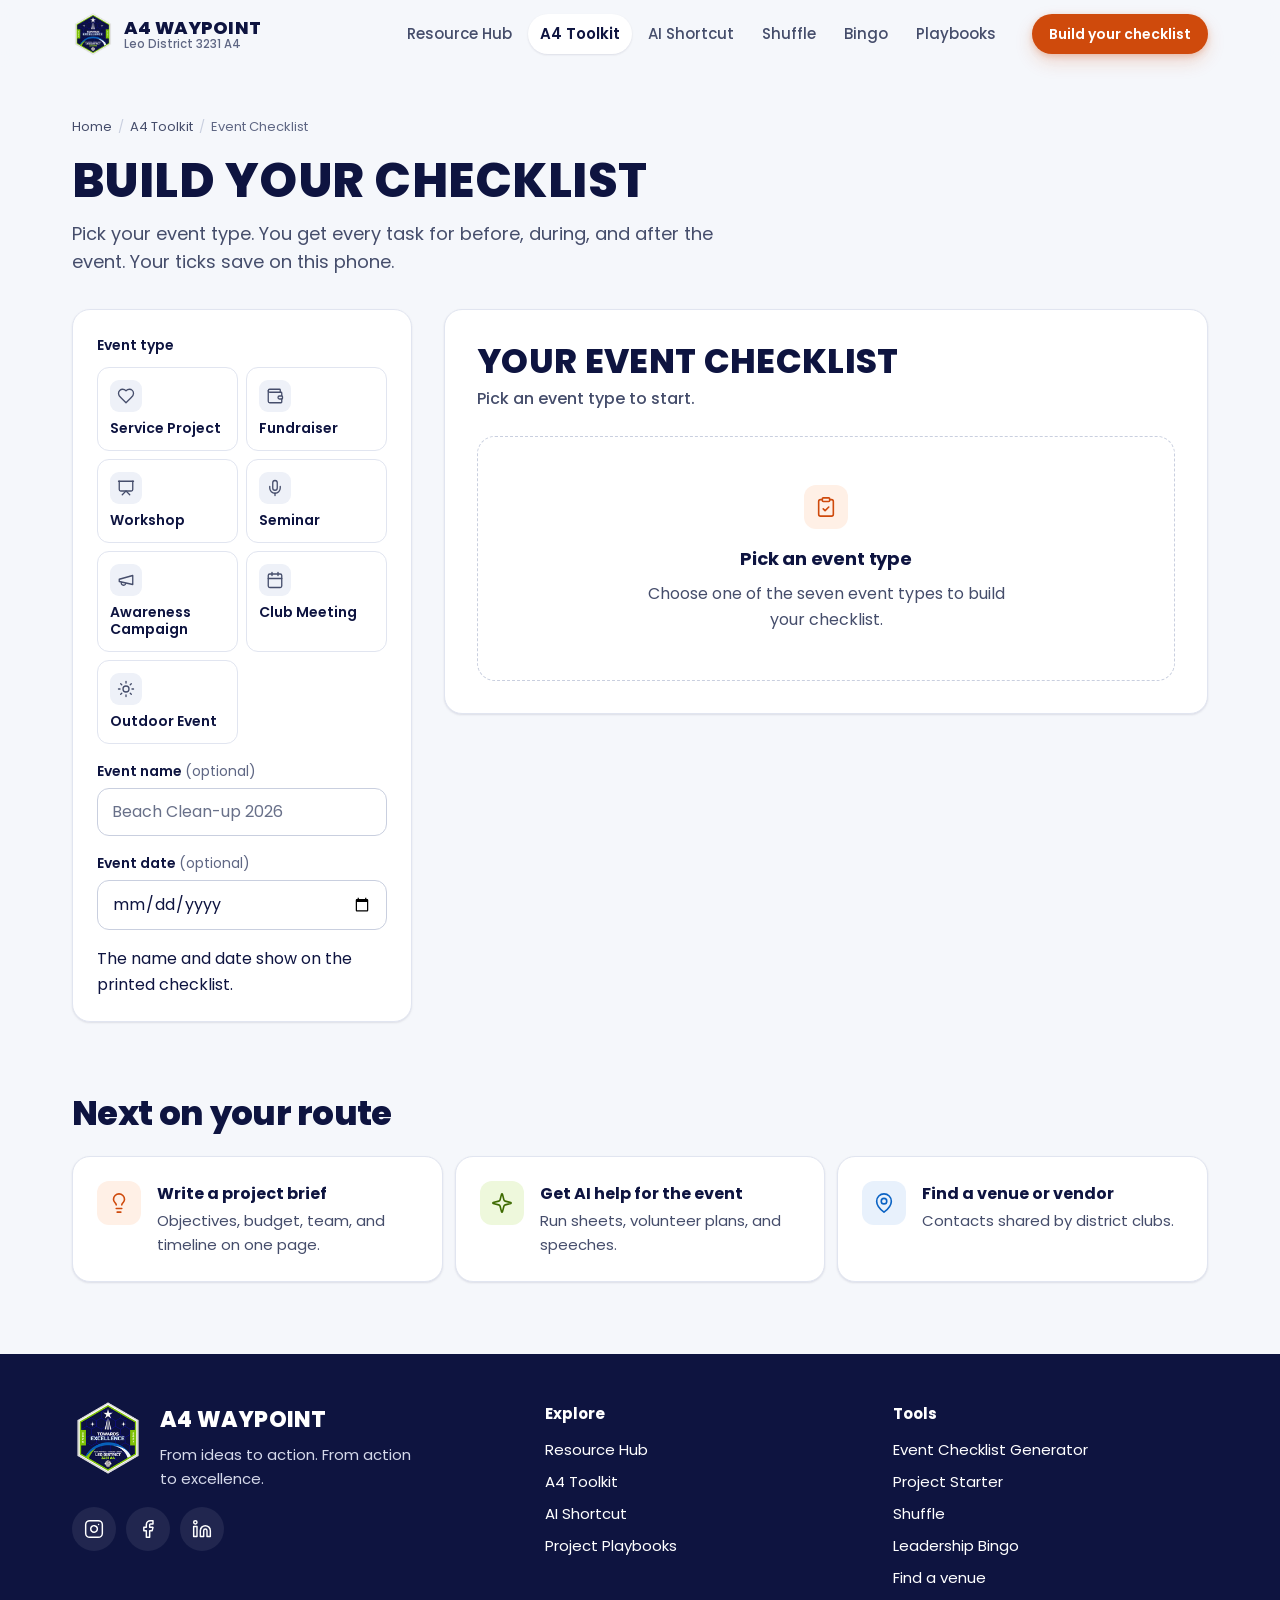
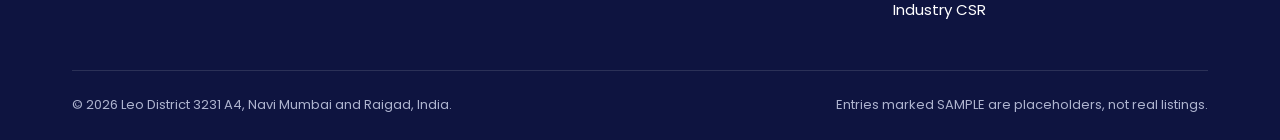
<file: checklist.html>
<!doctype html>
<html lang="en-IN">
<head>
  <meta charset="utf-8">
  <meta name="viewport" content="width=device-width, initial-scale=1">
  <title>Event Checklist Generator | A4 WAYPOINT</title>
  <meta name="description" content="Build a complete before, during, and after checklist for your Leo event. Save progress, print on A4, or copy to WhatsApp.">
  <meta name="theme-color" content="#0e1440">
  <link rel="canonical" href="https://a4waypoint.pages.dev/checklist.html">
  <meta property="og:type" content="website">
  <meta property="og:site_name" content="A4 WAYPOINT">
  <meta property="og:title" content="Event Checklist Generator | A4 WAYPOINT">
  <meta property="og:description" content="Build a complete before, during, and after checklist for your Leo event. Save progress, print on A4, or copy to WhatsApp.">
  <meta property="og:url" content="https://a4waypoint.pages.dev/checklist.html">
  <meta property="og:image" content="https://a4waypoint.pages.dev/assets/img/district-logo.png">
  <meta name="twitter:card" content="summary">
  <link rel="icon" href="assets/img/favicon.svg" type="image/svg+xml">
  <link rel="preconnect" href="https://fonts.googleapis.com">
  <link rel="preconnect" href="https://fonts.gstatic.com" crossorigin>
  <link rel="stylesheet" href="https://fonts.googleapis.com/css2?family=Poppins:wght@400;500;600;700;800&display=swap">
  <link rel="stylesheet" href="assets/css/base.css">
  <link rel="stylesheet" href="assets/css/components.css">
  <link rel="stylesheet" href="assets/css/pages.css">
  <link rel="stylesheet" href="assets/css/print.css" media="print">
  <script type="module" src="assets/js/layout.js"></script>
  <script type="module" src="assets/js/checklist.js"></script>
</head>
<body data-page="toolkit">
  <a class="skip-link" href="#main">Skip to content</a>
  <header class="site-header">
    <div class="container header-inner">
      <a class="brand" href="index.html" aria-label="A4 WAYPOINT home">
        <img class="brand-logo" src="assets/img/district-logo-128.png" alt="" width="42" height="42">
        <span class="brand-text"><span class="brand-name">A4 WAYPOINT</span><span class="brand-sub">Leo District 3231 A4</span></span>
      </a>
      <nav class="site-nav" aria-label="Main">
        <ul class="nav-list">
          <li><a class="nav-link" href="resources.html">Resource Hub</a></li>
          <li><a class="nav-link" href="toolkit.html" aria-current="page">A4 Toolkit</a></li>
          <li><a class="nav-link" href="ai-shortcut.html">AI Shortcut</a></li>
          <li><a class="nav-link" href="shuffle.html">Shuffle</a></li>
          <li><a class="nav-link" href="bingo.html">Bingo</a></li>
          <li><a class="nav-link" href="playbooks.html">Playbooks</a></li>
        </ul>
      </nav>
      <a class="btn btn-primary btn-sm header-cta" href="checklist.html">Build your checklist</a>
      <button type="button" class="nav-toggle" aria-expanded="false" aria-controls="mobile-nav" aria-label="Open menu">
        <svg class="icon icon-open" aria-hidden="true" focusable="false"><use href="assets/img/icons.svg#i-menu"></use></svg><svg class="icon icon-close" aria-hidden="true" focusable="false"><use href="assets/img/icons.svg#i-x"></use></svg>
      </button>
    </div>
    <nav class="mobile-nav" id="mobile-nav" aria-label="Mobile" hidden>
      <div class="container">
        <ul class="mobile-nav-list">
          <li><a href="index.html">Home</a></li>
          <li><a href="resources.html">Resource Hub</a>
            <ul class="mobile-subnav"><li><a href="resources.html#venues">Venues</a></li><li><a href="resources.html#vendors">Vendors</a></li><li><a href="resources.html#banks">Banks</a></li><li><a href="resources.html#resource-bank">Resource Bank</a></li><li><a href="resources.html#csr">Industry CSR</a></li></ul></li>
          <li><a href="toolkit.html" aria-current="page">A4 Toolkit</a>
            <ul class="mobile-subnav"><li><a href="checklist.html">Event Checklist</a></li><li><a href="project-starter.html">Project Starter</a></li><li><a href="shuffle.html">Shuffle</a></li></ul></li>
          <li><a href="ai-shortcut.html">AI Shortcut</a></li>
          <li><a href="shuffle.html">Shuffle</a></li>
          <li><a href="bingo.html">Bingo</a></li>
          <li><a href="playbooks.html">Playbooks</a></li>
        </ul>
        <a class="btn btn-primary" href="checklist.html">Build your checklist</a>
      </div>
    </nav>
  </header>

  <main id="main">
    <section class="page-intro no-print">
      <div class="container">
        <ol class="breadcrumb">
          <li><a href="index.html">Home</a></li>
          <li><a href="toolkit.html">A4 Toolkit</a></li>
          <li aria-current="page">Event Checklist</li>
        </ol>
        <h1 class="caps-title">Build your checklist</h1>
        <p class="lede">Pick your event type. You get every task for before, during, and after the event. Your ticks save on this phone.</p>
      </div>
    </section>

    <div class="container tool-layout">
      <aside class="tool-side no-print" aria-label="Checklist setup">
        <form class="card setup-card" data-setup novalidate>
          <fieldset class="type-picker">
            <legend class="field-label">Event type</legend>
            <div class="type-grid" data-types>
              <p class="muted small">Loading event types...</p>
            </div>
          </fieldset>
          <div class="field">
            <label for="event-name">Event name <span class="optional">(optional)</span></label>
            <input class="input" id="event-name" name="eventName" type="text" autocomplete="off" placeholder="Beach Clean-up 2026" maxlength="120">
          </div>
          <div class="field">
            <label for="event-date">Event date <span class="optional">(optional)</span></label>
            <input class="input" id="event-date" name="eventDate" type="date">
          </div>
          <p class="hint">The name and date show on the printed checklist.</p>
        </form>
      </aside>

      <section class="tool-main" aria-labelledby="checklist-title" data-output>
        <div class="print-head" aria-hidden="true">
          <p class="print-brand">A4 WAYPOINT <span>Leo District 3231 A4</span></p>
        </div>
        <div class="card checklist-card">
          <header class="checklist-head">
            <div>
              <h2 id="checklist-title" class="caps-title">Your event checklist</h2>
              <p class="checklist-meta" data-meta>Pick an event type to start.</p>
            </div>
            <div class="overall" data-overall hidden>
              <p class="overall-count"><strong data-overall-count>0 of 0</strong> done</p>
              <div class="progress progress-lg" role="progressbar" aria-label="Overall progress" aria-valuemin="0" aria-valuemax="100" aria-valuenow="0" data-overall-bar><div class="progress-bar"></div></div>
            </div>
          </header>

          <div class="toolbar no-print" data-actions hidden>
            <button type="button" class="btn btn-secondary btn-sm" data-print>
              <svg class="icon" aria-hidden="true" focusable="false"><use href="assets/img/icons.svg#i-printer"></use></svg>Print
            </button>
            <button type="button" class="btn btn-secondary btn-sm" data-pdf>
              <svg class="icon" aria-hidden="true" focusable="false"><use href="assets/img/icons.svg#i-download"></use></svg>Download PDF
            </button>
            <button type="button" class="btn btn-secondary btn-sm" data-copy>
              <svg class="icon" aria-hidden="true" focusable="false"><use href="assets/img/icons.svg#i-copy"></use></svg>Copy as text
            </button>
            <button type="button" class="btn btn-ghost btn-sm" data-reset>
              <svg class="icon" aria-hidden="true" focusable="false"><use href="assets/img/icons.svg#i-reset"></use></svg>Reset
            </button>
          </div>

          <div data-phases></div>
          <p class="visually-hidden" aria-live="polite" data-live></p>
        </div>
        <p class="print-foot" aria-hidden="true">Made with A4 WAYPOINT. From ideas to action. From action to excellence.</p>
      </section>
    </div>

    <section class="container next-steps no-print" aria-labelledby="next-title">
      <h2 id="next-title">Next on your route</h2>
      <div class="next-grid">
        <a class="next-link card" href="project-starter.html">
          <span class="icon-tile"><svg class="icon" aria-hidden="true" focusable="false"><use href="assets/img/icons.svg#i-bulb"></use></svg></span>
          <span><strong>Write a project brief</strong>Objectives, budget, team, and timeline on one page.</span>
        </a>
        <a class="next-link card" href="ai-shortcut.html#events">
          <span class="icon-tile is-lime"><svg class="icon" aria-hidden="true" focusable="false"><use href="assets/img/icons.svg#i-sparkles"></use></svg></span>
          <span><strong>Get AI help for the event</strong>Run sheets, volunteer plans, and speeches.</span>
        </a>
        <a class="next-link card" href="resources.html#venues">
          <span class="icon-tile is-blue"><svg class="icon" aria-hidden="true" focusable="false"><use href="assets/img/icons.svg#i-map-pin"></use></svg></span>
          <span><strong>Find a venue or vendor</strong>Contacts shared by district clubs.</span>
        </a>
      </div>
    </section>
  </main>

  <footer class="site-footer">
    <div class="container">
      <div class="footer-grid">
        <div>
          <div class="footer-brand">
            <img src="assets/img/district-logo-128.png" alt="Leo District 3231 A4 logo" width="72" height="72" loading="lazy">
            <div>
              <p class="footer-name">A4 WAYPOINT</p>
              <p class="footer-tagline">From ideas to action. From action to excellence.</p>
            </div>
          </div>
          <ul class="social-links" aria-label="Social media">
            <li hidden><a data-social="instagram" href="#" aria-label="Instagram" rel="noopener" target="_blank"><svg class="icon " aria-hidden="true" focusable="false"><use href="assets/img/icons.svg#i-instagram"></use></svg></a></li>
            <li hidden><a data-social="facebook" href="#" aria-label="Facebook" rel="noopener" target="_blank"><svg class="icon " aria-hidden="true" focusable="false"><use href="assets/img/icons.svg#i-facebook"></use></svg></a></li>
            <li hidden><a data-social="linkedin" href="#" aria-label="LinkedIn" rel="noopener" target="_blank"><svg class="icon " aria-hidden="true" focusable="false"><use href="assets/img/icons.svg#i-linkedin"></use></svg></a></li>
            <li hidden><a data-social="youtube" href="#" aria-label="YouTube" rel="noopener" target="_blank"><svg class="icon " aria-hidden="true" focusable="false"><use href="assets/img/icons.svg#i-youtube"></use></svg></a></li>
          </ul>
        </div>
        <div>
          <p class="footer-title">Explore</p>
          <ul class="footer-links">
            <li><a href="resources.html">Resource Hub</a></li>
            <li><a href="toolkit.html">A4 Toolkit</a></li>
            <li><a href="ai-shortcut.html">AI Shortcut</a></li>
            <li><a href="playbooks.html">Project Playbooks</a></li>
          </ul>
        </div>
        <div>
          <p class="footer-title">Tools</p>
          <ul class="footer-links">
            <li><a href="checklist.html">Event Checklist Generator</a></li>
            <li><a href="project-starter.html">Project Starter</a></li>
            <li><a href="shuffle.html">Shuffle</a></li>
            <li><a href="bingo.html">Leadership Bingo</a></li>
            <li><a href="resources.html#venues">Find a venue</a></li>
            <li><a href="resources.html#csr">Industry CSR</a></li>
          </ul>
        </div>
      </div>
      <div class="footer-bottom">
        <p>&copy; <span data-year>2026</span> Leo District 3231 A4, Navi Mumbai and Raigad, India.</p>
        <p>Entries marked SAMPLE are placeholders, not real listings.</p>
      </div>
    </div>
  </footer>
</body>
</html>
</file>
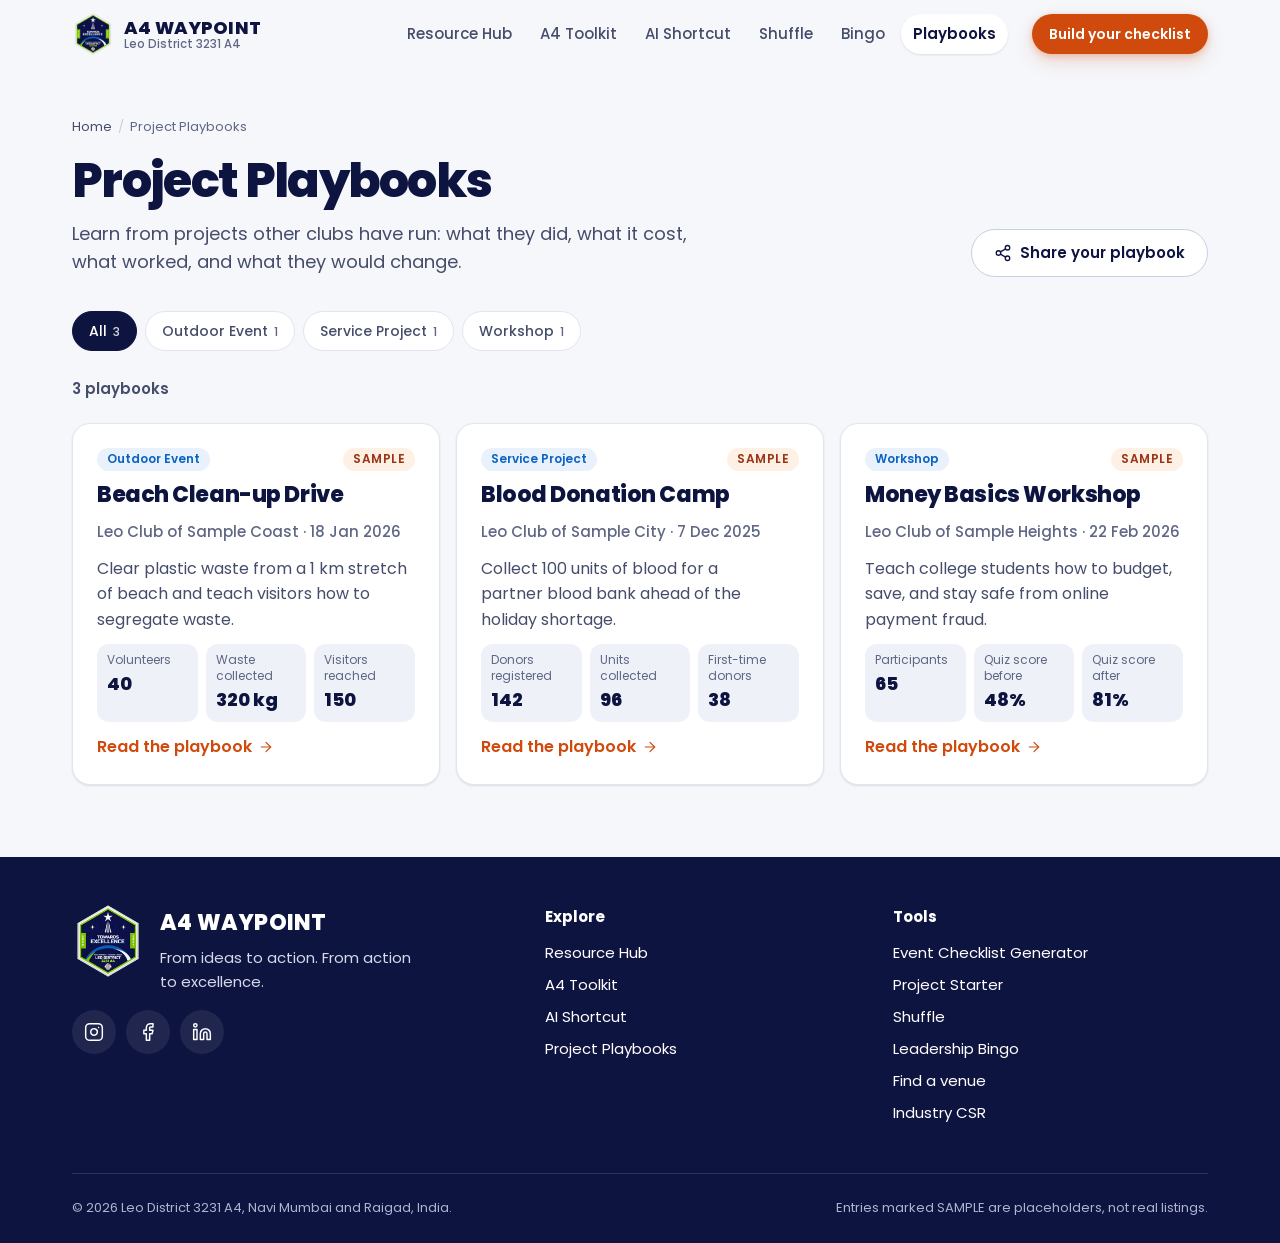
<file: playbooks.html>
<!doctype html>
<html lang="en-IN">
<head>
  <meta charset="utf-8">
  <meta name="viewport" content="width=device-width, initial-scale=1">
  <title>Project Playbooks | A4 WAYPOINT</title>
  <meta name="description" content="Learn from projects other Leo clubs have run: what worked, what to change, and tips for next time.">
  <meta name="theme-color" content="#0e1440">
  <link rel="canonical" href="https://a4waypoint.pages.dev/playbooks.html">
  <meta property="og:type" content="website">
  <meta property="og:site_name" content="A4 WAYPOINT">
  <meta property="og:title" content="Project Playbooks | A4 WAYPOINT">
  <meta property="og:description" content="Learn from projects other Leo clubs have run: what worked, what to change, and tips for next time.">
  <meta property="og:url" content="https://a4waypoint.pages.dev/playbooks.html">
  <meta property="og:image" content="https://a4waypoint.pages.dev/assets/img/district-logo.png">
  <meta name="twitter:card" content="summary">
  <link rel="icon" href="assets/img/favicon.svg" type="image/svg+xml">
  <link rel="preconnect" href="https://fonts.googleapis.com">
  <link rel="preconnect" href="https://fonts.gstatic.com" crossorigin>
  <link rel="stylesheet" href="https://fonts.googleapis.com/css2?family=Poppins:wght@400;500;600;700;800&display=swap">
  <link rel="stylesheet" href="assets/css/base.css">
  <link rel="stylesheet" href="assets/css/components.css">
  <link rel="stylesheet" href="assets/css/pages.css">
  <link rel="stylesheet" href="assets/css/print.css" media="print">
  <script type="module" src="assets/js/layout.js"></script>
  <script type="module" src="assets/js/playbooks.js"></script>
</head>
<body data-page="playbooks">
  <a class="skip-link" href="#main">Skip to content</a>
  <header class="site-header">
    <div class="container header-inner">
      <a class="brand" href="index.html" aria-label="A4 WAYPOINT home">
        <img class="brand-logo" src="assets/img/district-logo-128.png" alt="" width="42" height="42">
        <span class="brand-text"><span class="brand-name">A4 WAYPOINT</span><span class="brand-sub">Leo District 3231 A4</span></span>
      </a>
      <nav class="site-nav" aria-label="Main">
        <ul class="nav-list">
          <li><a class="nav-link" href="resources.html">Resource Hub</a></li>
          <li><a class="nav-link" href="toolkit.html">A4 Toolkit</a></li>
          <li><a class="nav-link" href="ai-shortcut.html">AI Shortcut</a></li>
          <li><a class="nav-link" href="shuffle.html">Shuffle</a></li>
          <li><a class="nav-link" href="bingo.html">Bingo</a></li>
          <li><a class="nav-link" href="playbooks.html" aria-current="page">Playbooks</a></li>
        </ul>
      </nav>
      <a class="btn btn-primary btn-sm header-cta" href="checklist.html">Build your checklist</a>
      <button type="button" class="nav-toggle" aria-expanded="false" aria-controls="mobile-nav" aria-label="Open menu">
        <svg class="icon icon-open" aria-hidden="true" focusable="false"><use href="assets/img/icons.svg#i-menu"></use></svg><svg class="icon icon-close" aria-hidden="true" focusable="false"><use href="assets/img/icons.svg#i-x"></use></svg>
      </button>
    </div>
    <nav class="mobile-nav" id="mobile-nav" aria-label="Mobile" hidden>
      <div class="container">
        <ul class="mobile-nav-list">
          <li><a href="index.html">Home</a></li>
          <li><a href="resources.html">Resource Hub</a>
            <ul class="mobile-subnav"><li><a href="resources.html#venues">Venues</a></li><li><a href="resources.html#vendors">Vendors</a></li><li><a href="resources.html#banks">Banks</a></li><li><a href="resources.html#resource-bank">Resource Bank</a></li><li><a href="resources.html#csr">Industry CSR</a></li></ul></li>
          <li><a href="toolkit.html">A4 Toolkit</a>
            <ul class="mobile-subnav"><li><a href="checklist.html">Event Checklist</a></li><li><a href="project-starter.html">Project Starter</a></li><li><a href="shuffle.html">Shuffle</a></li></ul></li>
          <li><a href="ai-shortcut.html">AI Shortcut</a></li>
          <li><a href="shuffle.html">Shuffle</a></li>
          <li><a href="bingo.html">Bingo</a></li>
          <li><a href="playbooks.html" aria-current="page">Playbooks</a></li>
        </ul>
        <a class="btn btn-primary" href="checklist.html">Build your checklist</a>
      </div>
    </nav>
  </header>

  <main id="main">
    <section class="page-intro" data-list-intro>
      <div class="container">
        <ol class="breadcrumb">
          <li><a href="index.html">Home</a></li>
          <li aria-current="page">Project Playbooks</li>
        </ol>
        <div class="intro-row">
          <div>
            <h1>Project Playbooks</h1>
            <p class="lede">Learn from projects other clubs have run: what they did, what it cost, what worked, and what they would change.</p>
          </div>
          <a class="btn btn-secondary" href="#" data-share-playbook>
            <svg class="icon" aria-hidden="true" focusable="false"><use href="assets/img/icons.svg#i-share"></use></svg>
            Share your playbook
          </a>
        </div>
      </div>
    </section>

    <section class="container playbooks" data-list-view aria-label="Playbooks">
      <div class="chip-row" role="group" aria-label="Filter by event type" data-cats></div>
      <div class="results-head">
        <p class="results-count" data-count aria-live="polite"></p>
      </div>
      <div data-results></div>
    </section>

    <section class="container playbook-detail" data-detail-view hidden aria-live="polite"></section>
  </main>

  <footer class="site-footer">
    <div class="container">
      <div class="footer-grid">
        <div>
          <div class="footer-brand">
            <img src="assets/img/district-logo-128.png" alt="Leo District 3231 A4 logo" width="72" height="72" loading="lazy">
            <div>
              <p class="footer-name">A4 WAYPOINT</p>
              <p class="footer-tagline">From ideas to action. From action to excellence.</p>
            </div>
          </div>
          <ul class="social-links" aria-label="Social media">
            <li hidden><a data-social="instagram" href="#" aria-label="Instagram" rel="noopener" target="_blank"><svg class="icon " aria-hidden="true" focusable="false"><use href="assets/img/icons.svg#i-instagram"></use></svg></a></li>
            <li hidden><a data-social="facebook" href="#" aria-label="Facebook" rel="noopener" target="_blank"><svg class="icon " aria-hidden="true" focusable="false"><use href="assets/img/icons.svg#i-facebook"></use></svg></a></li>
            <li hidden><a data-social="linkedin" href="#" aria-label="LinkedIn" rel="noopener" target="_blank"><svg class="icon " aria-hidden="true" focusable="false"><use href="assets/img/icons.svg#i-linkedin"></use></svg></a></li>
            <li hidden><a data-social="youtube" href="#" aria-label="YouTube" rel="noopener" target="_blank"><svg class="icon " aria-hidden="true" focusable="false"><use href="assets/img/icons.svg#i-youtube"></use></svg></a></li>
          </ul>
        </div>
        <div>
          <p class="footer-title">Explore</p>
          <ul class="footer-links">
            <li><a href="resources.html">Resource Hub</a></li>
            <li><a href="toolkit.html">A4 Toolkit</a></li>
            <li><a href="ai-shortcut.html">AI Shortcut</a></li>
            <li><a href="playbooks.html">Project Playbooks</a></li>
          </ul>
        </div>
        <div>
          <p class="footer-title">Tools</p>
          <ul class="footer-links">
            <li><a href="checklist.html">Event Checklist Generator</a></li>
            <li><a href="project-starter.html">Project Starter</a></li>
            <li><a href="shuffle.html">Shuffle</a></li>
            <li><a href="bingo.html">Leadership Bingo</a></li>
            <li><a href="resources.html#venues">Find a venue</a></li>
            <li><a href="resources.html#csr">Industry CSR</a></li>
          </ul>
        </div>
      </div>
      <div class="footer-bottom">
        <p>&copy; <span data-year>2026</span> Leo District 3231 A4, Navi Mumbai and Raigad, India.</p>
        <p>Entries marked SAMPLE are placeholders, not real listings.</p>
      </div>
    </div>
  </footer>
</body>
</html>
</file>
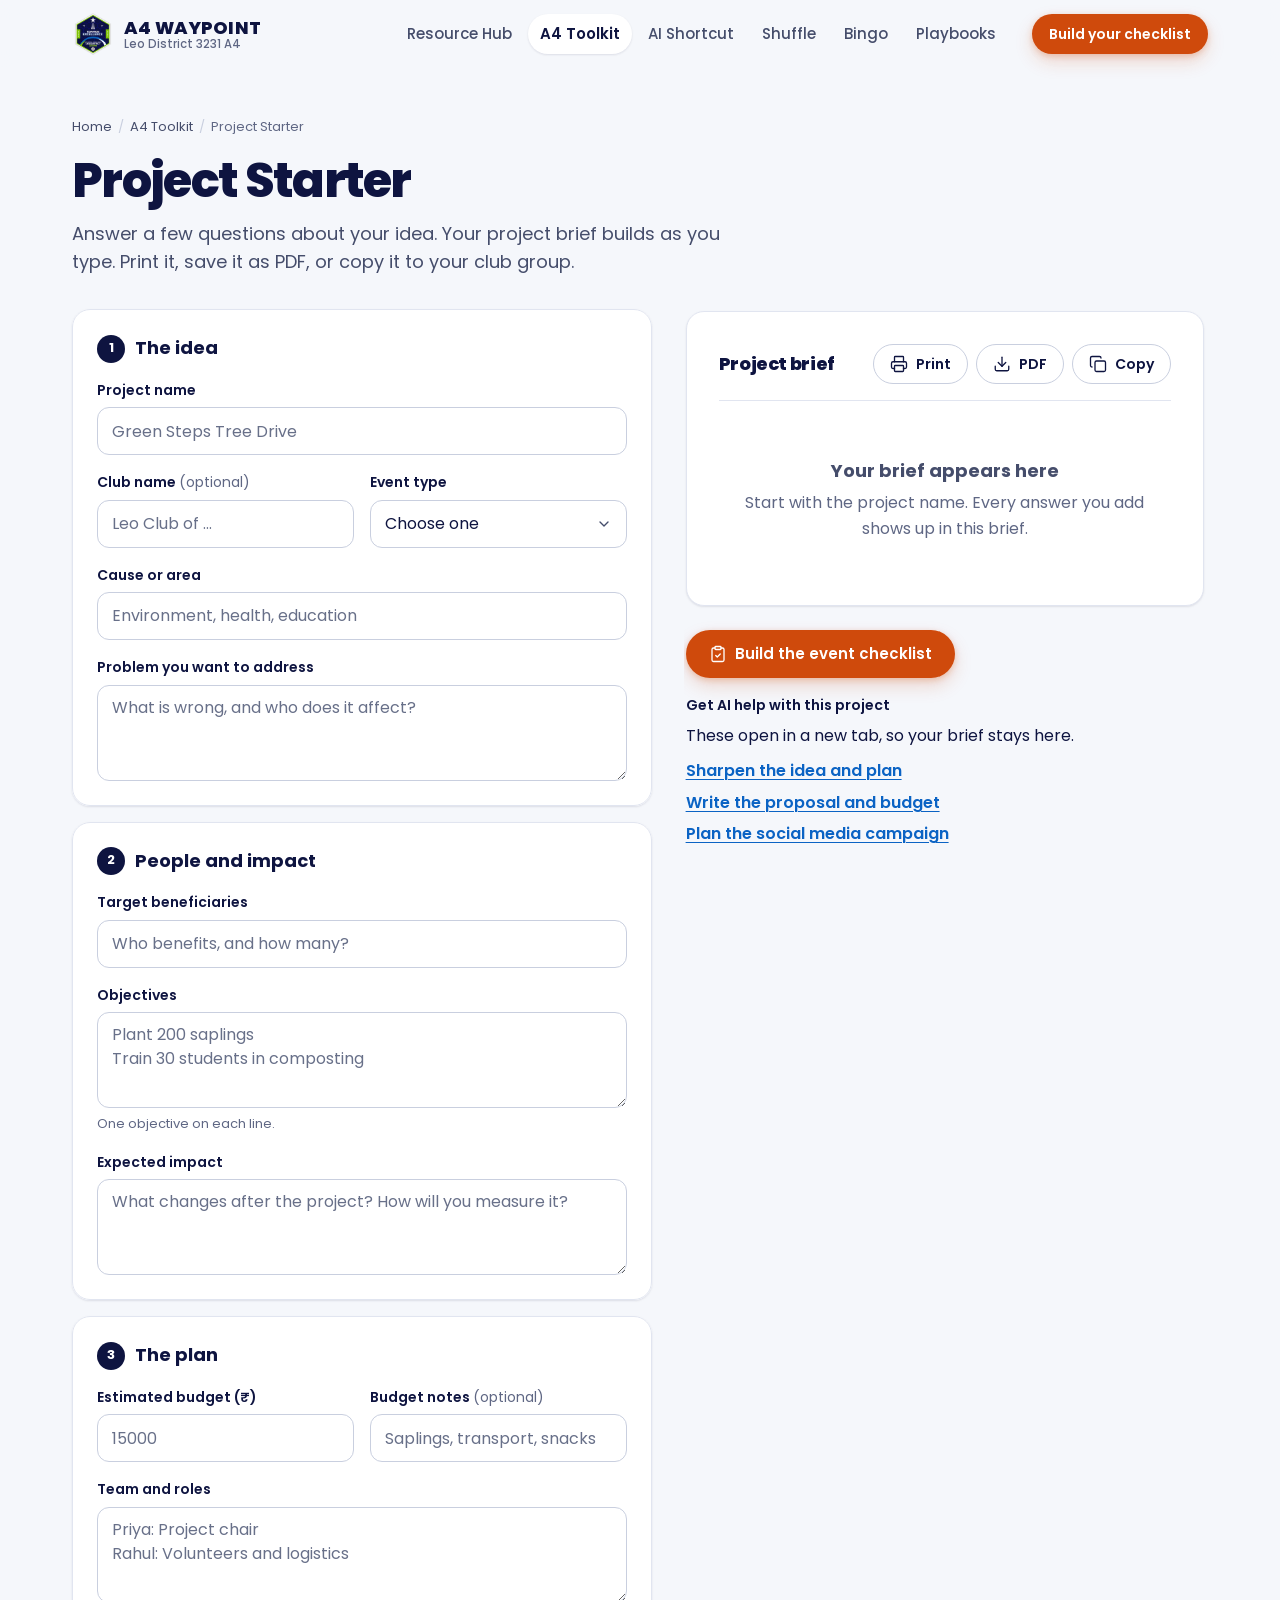
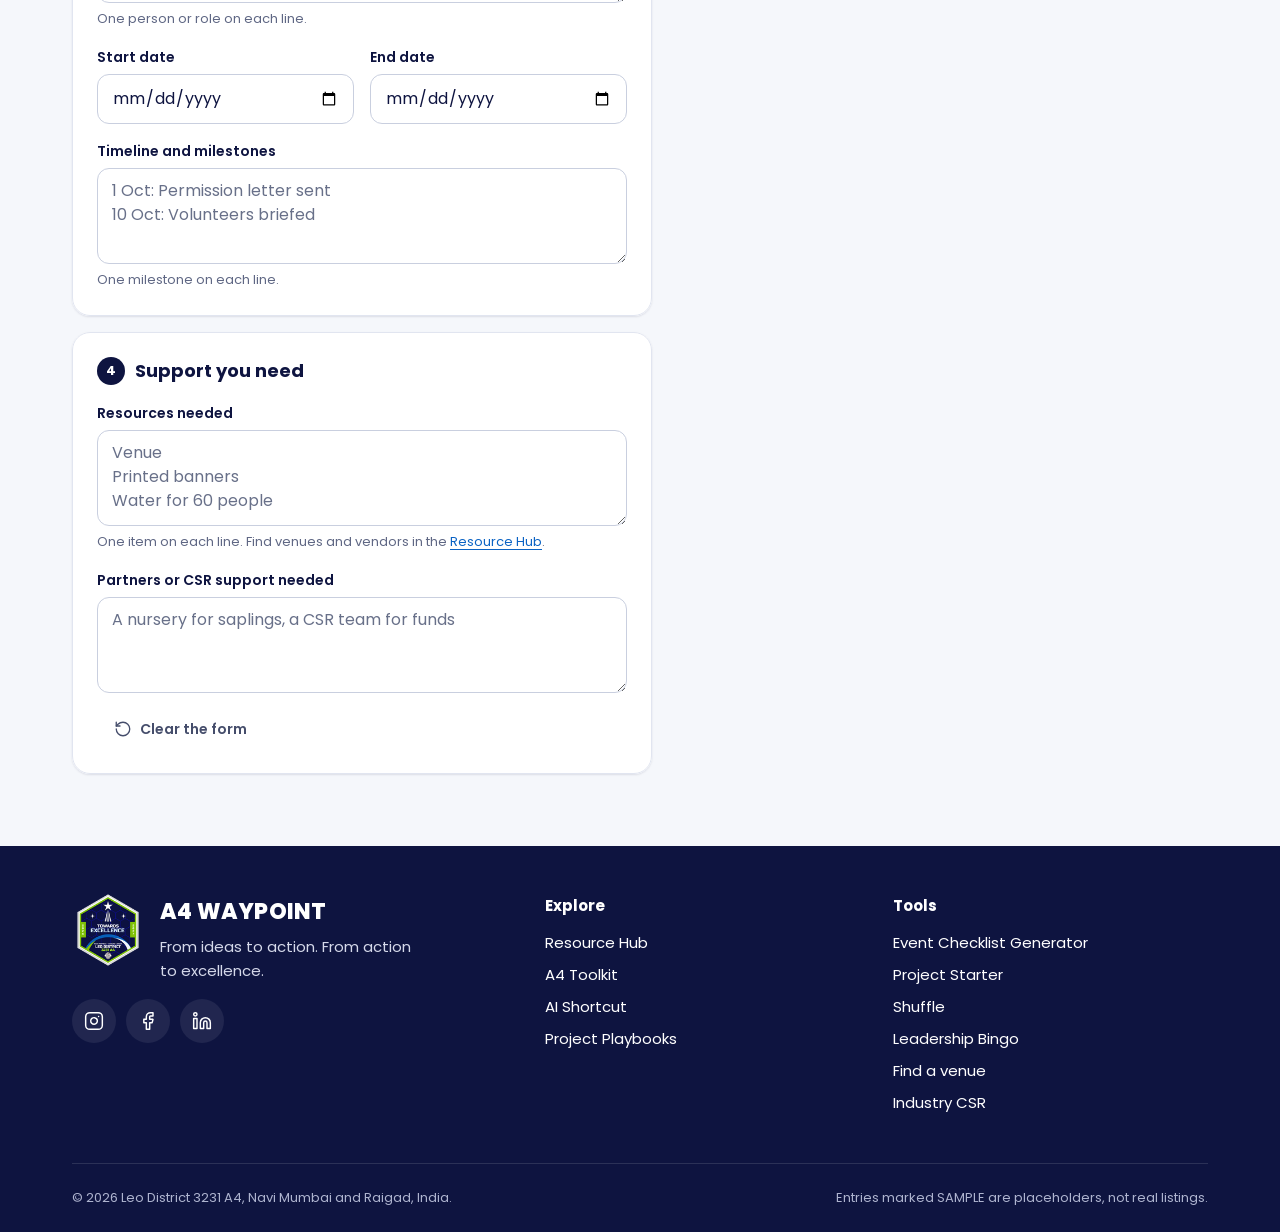
<file: project-starter.html>
<!doctype html>
<html lang="en-IN">
<head>
  <meta charset="utf-8">
  <meta name="viewport" content="width=device-width, initial-scale=1">
  <title>Project Starter | A4 WAYPOINT</title>
  <meta name="description" content="Turn a project idea into a clear, printable project brief for your Leo club.">
  <meta name="theme-color" content="#0e1440">
  <link rel="canonical" href="https://a4waypoint.pages.dev/project-starter.html">
  <meta property="og:type" content="website">
  <meta property="og:site_name" content="A4 WAYPOINT">
  <meta property="og:title" content="Project Starter | A4 WAYPOINT">
  <meta property="og:description" content="Turn a project idea into a clear, printable project brief for your Leo club.">
  <meta property="og:url" content="https://a4waypoint.pages.dev/project-starter.html">
  <meta property="og:image" content="https://a4waypoint.pages.dev/assets/img/district-logo.png">
  <meta name="twitter:card" content="summary">
  <link rel="icon" href="assets/img/favicon.svg" type="image/svg+xml">
  <link rel="preconnect" href="https://fonts.googleapis.com">
  <link rel="preconnect" href="https://fonts.gstatic.com" crossorigin>
  <link rel="stylesheet" href="https://fonts.googleapis.com/css2?family=Poppins:wght@400;500;600;700;800&display=swap">
  <link rel="stylesheet" href="assets/css/base.css">
  <link rel="stylesheet" href="assets/css/components.css">
  <link rel="stylesheet" href="assets/css/pages.css">
  <link rel="stylesheet" href="assets/css/print.css" media="print">
  <script type="module" src="assets/js/layout.js"></script>
  <script type="module" src="assets/js/project-starter.js"></script>
</head>
<body data-page="toolkit">
  <a class="skip-link" href="#main">Skip to content</a>
  <header class="site-header">
    <div class="container header-inner">
      <a class="brand" href="index.html" aria-label="A4 WAYPOINT home">
        <img class="brand-logo" src="assets/img/district-logo-128.png" alt="" width="42" height="42">
        <span class="brand-text"><span class="brand-name">A4 WAYPOINT</span><span class="brand-sub">Leo District 3231 A4</span></span>
      </a>
      <nav class="site-nav" aria-label="Main">
        <ul class="nav-list">
          <li><a class="nav-link" href="resources.html">Resource Hub</a></li>
          <li><a class="nav-link" href="toolkit.html" aria-current="page">A4 Toolkit</a></li>
          <li><a class="nav-link" href="ai-shortcut.html">AI Shortcut</a></li>
          <li><a class="nav-link" href="shuffle.html">Shuffle</a></li>
          <li><a class="nav-link" href="bingo.html">Bingo</a></li>
          <li><a class="nav-link" href="playbooks.html">Playbooks</a></li>
        </ul>
      </nav>
      <a class="btn btn-primary btn-sm header-cta" href="checklist.html">Build your checklist</a>
      <button type="button" class="nav-toggle" aria-expanded="false" aria-controls="mobile-nav" aria-label="Open menu">
        <svg class="icon icon-open" aria-hidden="true" focusable="false"><use href="assets/img/icons.svg#i-menu"></use></svg><svg class="icon icon-close" aria-hidden="true" focusable="false"><use href="assets/img/icons.svg#i-x"></use></svg>
      </button>
    </div>
    <nav class="mobile-nav" id="mobile-nav" aria-label="Mobile" hidden>
      <div class="container">
        <ul class="mobile-nav-list">
          <li><a href="index.html">Home</a></li>
          <li><a href="resources.html">Resource Hub</a>
            <ul class="mobile-subnav"><li><a href="resources.html#venues">Venues</a></li><li><a href="resources.html#vendors">Vendors</a></li><li><a href="resources.html#banks">Banks</a></li><li><a href="resources.html#resource-bank">Resource Bank</a></li><li><a href="resources.html#csr">Industry CSR</a></li></ul></li>
          <li><a href="toolkit.html" aria-current="page">A4 Toolkit</a>
            <ul class="mobile-subnav"><li><a href="checklist.html">Event Checklist</a></li><li><a href="project-starter.html">Project Starter</a></li><li><a href="shuffle.html">Shuffle</a></li></ul></li>
          <li><a href="ai-shortcut.html">AI Shortcut</a></li>
          <li><a href="shuffle.html">Shuffle</a></li>
          <li><a href="bingo.html">Bingo</a></li>
          <li><a href="playbooks.html">Playbooks</a></li>
        </ul>
        <a class="btn btn-primary" href="checklist.html">Build your checklist</a>
      </div>
    </nav>
  </header>

  <main id="main">
    <section class="page-intro no-print">
      <div class="container">
        <ol class="breadcrumb">
          <li><a href="index.html">Home</a></li>
          <li><a href="toolkit.html">A4 Toolkit</a></li>
          <li aria-current="page">Project Starter</li>
        </ol>
        <h1>Project Starter</h1>
        <p class="lede">Answer a few questions about your idea. Your project brief builds as you type. Print it, save it as PDF, or copy it to your club group.</p>
      </div>
    </section>

    <div class="container starter-layout">
      <form class="starter-form no-print" data-starter novalidate>
        <fieldset class="card form-group">
          <legend><span class="group-num">1</span>The idea</legend>
          <div class="field">
            <label for="f-name">Project name</label>
            <input class="input" id="f-name" name="name" type="text" maxlength="120" placeholder="Green Steps Tree Drive">
          </div>
          <div class="field-row">
            <div class="field">
              <label for="f-club">Club name <span class="optional">(optional)</span></label>
              <input class="input" id="f-club" name="club" type="text" maxlength="120" placeholder="Leo Club of ...">
            </div>
            <div class="field">
              <label for="f-type">Event type</label>
              <select class="select" id="f-type" name="type">
                <option value="">Choose one</option>
                <option value="service-project">Service Project</option>
                <option value="fundraiser">Fundraiser</option>
                <option value="workshop">Workshop</option>
                <option value="seminar">Seminar</option>
                <option value="awareness-campaign">Awareness Campaign</option>
                <option value="club-meeting">Club Meeting</option>
                <option value="outdoor-event">Outdoor Event</option>
              </select>
            </div>
          </div>
          <div class="field">
            <label for="f-cause">Cause or area</label>
            <input class="input" id="f-cause" name="cause" type="text" maxlength="120" placeholder="Environment, health, education">
          </div>
          <div class="field">
            <label for="f-problem">Problem you want to address</label>
            <textarea class="textarea" id="f-problem" name="problem" rows="3" placeholder="What is wrong, and who does it affect?"></textarea>
          </div>
        </fieldset>

        <fieldset class="card form-group">
          <legend><span class="group-num">2</span>People and impact</legend>
          <div class="field">
            <label for="f-beneficiaries">Target beneficiaries</label>
            <input class="input" id="f-beneficiaries" name="beneficiaries" type="text" maxlength="200" placeholder="Who benefits, and how many?">
          </div>
          <div class="field">
            <label for="f-objectives">Objectives</label>
            <textarea class="textarea" id="f-objectives" name="objectives" rows="3" aria-describedby="h-objectives" placeholder="Plant 200 saplings&#10;Train 30 students in composting"></textarea>
            <p class="hint" id="h-objectives">One objective on each line.</p>
          </div>
          <div class="field">
            <label for="f-impact">Expected impact</label>
            <textarea class="textarea" id="f-impact" name="impact" rows="3" placeholder="What changes after the project? How will you measure it?"></textarea>
          </div>
        </fieldset>

        <fieldset class="card form-group">
          <legend><span class="group-num">3</span>The plan</legend>
          <div class="field-row">
            <div class="field">
              <label for="f-budget">Estimated budget (₹)</label>
              <input class="input" id="f-budget" name="budget" type="number" min="0" step="100" inputmode="numeric" placeholder="15000">
            </div>
            <div class="field">
              <label for="f-budget-notes">Budget notes <span class="optional">(optional)</span></label>
              <input class="input" id="f-budget-notes" name="budgetNotes" type="text" maxlength="200" placeholder="Saplings, transport, snacks">
            </div>
          </div>
          <div class="field">
            <label for="f-team">Team and roles</label>
            <textarea class="textarea" id="f-team" name="team" rows="3" aria-describedby="h-team" placeholder="Priya: Project chair&#10;Rahul: Volunteers and logistics"></textarea>
            <p class="hint" id="h-team">One person or role on each line.</p>
          </div>
          <div class="field-row">
            <div class="field">
              <label for="f-start">Start date</label>
              <input class="input" id="f-start" name="start" type="date">
            </div>
            <div class="field">
              <label for="f-end">End date</label>
              <input class="input" id="f-end" name="end" type="date">
            </div>
          </div>
          <p class="form-error" data-date-error role="alert"></p>
          <div class="field">
            <label for="f-timeline">Timeline and milestones</label>
            <textarea class="textarea" id="f-timeline" name="timeline" rows="3" aria-describedby="h-timeline" placeholder="1 Oct: Permission letter sent&#10;10 Oct: Volunteers briefed"></textarea>
            <p class="hint" id="h-timeline">One milestone on each line.</p>
          </div>
        </fieldset>

        <fieldset class="card form-group">
          <legend><span class="group-num">4</span>Support you need</legend>
          <div class="field">
            <label for="f-resources">Resources needed</label>
            <textarea class="textarea" id="f-resources" name="resources" rows="3" aria-describedby="h-resources" placeholder="Venue&#10;Printed banners&#10;Water for 60 people"></textarea>
            <p class="hint" id="h-resources">One item on each line. Find venues and vendors in the <a href="resources.html">Resource Hub</a>.</p>
          </div>
          <div class="field">
            <label for="f-partners">Partners or CSR support needed</label>
            <textarea class="textarea" id="f-partners" name="partners" rows="2" placeholder="A nursery for saplings, a CSR team for funds"></textarea>
          </div>
          <button type="button" class="btn btn-ghost btn-sm clear-form" data-clear-form>
            <svg class="icon" aria-hidden="true" focusable="false"><use href="assets/img/icons.svg#i-reset"></use></svg>Clear the form
          </button>
        </fieldset>
      </form>

      <section class="starter-output" aria-labelledby="brief-title">
        <div class="print-head" aria-hidden="true">
          <p class="print-brand">A4 WAYPOINT <span>Leo District 3231 A4</span></p>
        </div>
        <div class="card brief-card">
          <div class="brief-bar no-print">
            <h2 id="brief-title" class="brief-label">Project brief</h2>
            <div class="toolbar">
              <button type="button" class="btn btn-secondary btn-sm" data-print>
                <svg class="icon" aria-hidden="true" focusable="false"><use href="assets/img/icons.svg#i-printer"></use></svg>Print
              </button>
              <button type="button" class="btn btn-secondary btn-sm" data-pdf>
                <svg class="icon" aria-hidden="true" focusable="false"><use href="assets/img/icons.svg#i-download"></use></svg>PDF
              </button>
              <button type="button" class="btn btn-secondary btn-sm" data-copy>
                <svg class="icon" aria-hidden="true" focusable="false"><use href="assets/img/icons.svg#i-copy"></use></svg>Copy
              </button>
            </div>
          </div>
          <article class="brief-doc" data-brief aria-live="off"></article>
        </div>
        <p class="print-foot" aria-hidden="true">Made with A4 WAYPOINT. From ideas to action. From action to excellence.</p>

        <div class="brief-next no-print">
          <a class="btn btn-primary" href="checklist.html" data-to-checklist target="_blank" rel="noopener">
            <svg class="icon" aria-hidden="true" focusable="false"><use href="assets/img/icons.svg#i-clipboard"></use></svg>Build the event checklist
          </a>
          <div class="brief-ai">
            <p class="field-label">Get AI help with this project</p>
            <p class="hint">These open in a new tab, so your brief stays here.</p>
            <ul class="brief-ai-links">
              <li><a href="ai-shortcut.html#brainstorming" data-ai-link target="_blank" rel="noopener">Sharpen the idea and plan</a></li>
              <li><a href="ai-shortcut.html#reports" data-ai-link target="_blank" rel="noopener">Write the proposal and budget</a></li>
              <li><a href="ai-shortcut.html#marketing" data-ai-link target="_blank" rel="noopener">Plan the social media campaign</a></li>
            </ul>
          </div>
        </div>
      </section>
    </div>
  </main>

  <footer class="site-footer">
    <div class="container">
      <div class="footer-grid">
        <div>
          <div class="footer-brand">
            <img src="assets/img/district-logo-128.png" alt="Leo District 3231 A4 logo" width="72" height="72" loading="lazy">
            <div>
              <p class="footer-name">A4 WAYPOINT</p>
              <p class="footer-tagline">From ideas to action. From action to excellence.</p>
            </div>
          </div>
          <ul class="social-links" aria-label="Social media">
            <li hidden><a data-social="instagram" href="#" aria-label="Instagram" rel="noopener" target="_blank"><svg class="icon " aria-hidden="true" focusable="false"><use href="assets/img/icons.svg#i-instagram"></use></svg></a></li>
            <li hidden><a data-social="facebook" href="#" aria-label="Facebook" rel="noopener" target="_blank"><svg class="icon " aria-hidden="true" focusable="false"><use href="assets/img/icons.svg#i-facebook"></use></svg></a></li>
            <li hidden><a data-social="linkedin" href="#" aria-label="LinkedIn" rel="noopener" target="_blank"><svg class="icon " aria-hidden="true" focusable="false"><use href="assets/img/icons.svg#i-linkedin"></use></svg></a></li>
            <li hidden><a data-social="youtube" href="#" aria-label="YouTube" rel="noopener" target="_blank"><svg class="icon " aria-hidden="true" focusable="false"><use href="assets/img/icons.svg#i-youtube"></use></svg></a></li>
          </ul>
        </div>
        <div>
          <p class="footer-title">Explore</p>
          <ul class="footer-links">
            <li><a href="resources.html">Resource Hub</a></li>
            <li><a href="toolkit.html">A4 Toolkit</a></li>
            <li><a href="ai-shortcut.html">AI Shortcut</a></li>
            <li><a href="playbooks.html">Project Playbooks</a></li>
          </ul>
        </div>
        <div>
          <p class="footer-title">Tools</p>
          <ul class="footer-links">
            <li><a href="checklist.html">Event Checklist Generator</a></li>
            <li><a href="project-starter.html">Project Starter</a></li>
            <li><a href="shuffle.html">Shuffle</a></li>
            <li><a href="bingo.html">Leadership Bingo</a></li>
            <li><a href="resources.html#venues">Find a venue</a></li>
            <li><a href="resources.html#csr">Industry CSR</a></li>
          </ul>
        </div>
      </div>
      <div class="footer-bottom">
        <p>&copy; <span data-year>2026</span> Leo District 3231 A4, Navi Mumbai and Raigad, India.</p>
        <p>Entries marked SAMPLE are placeholders, not real listings.</p>
      </div>
    </div>
  </footer>
</body>
</html>
</file>
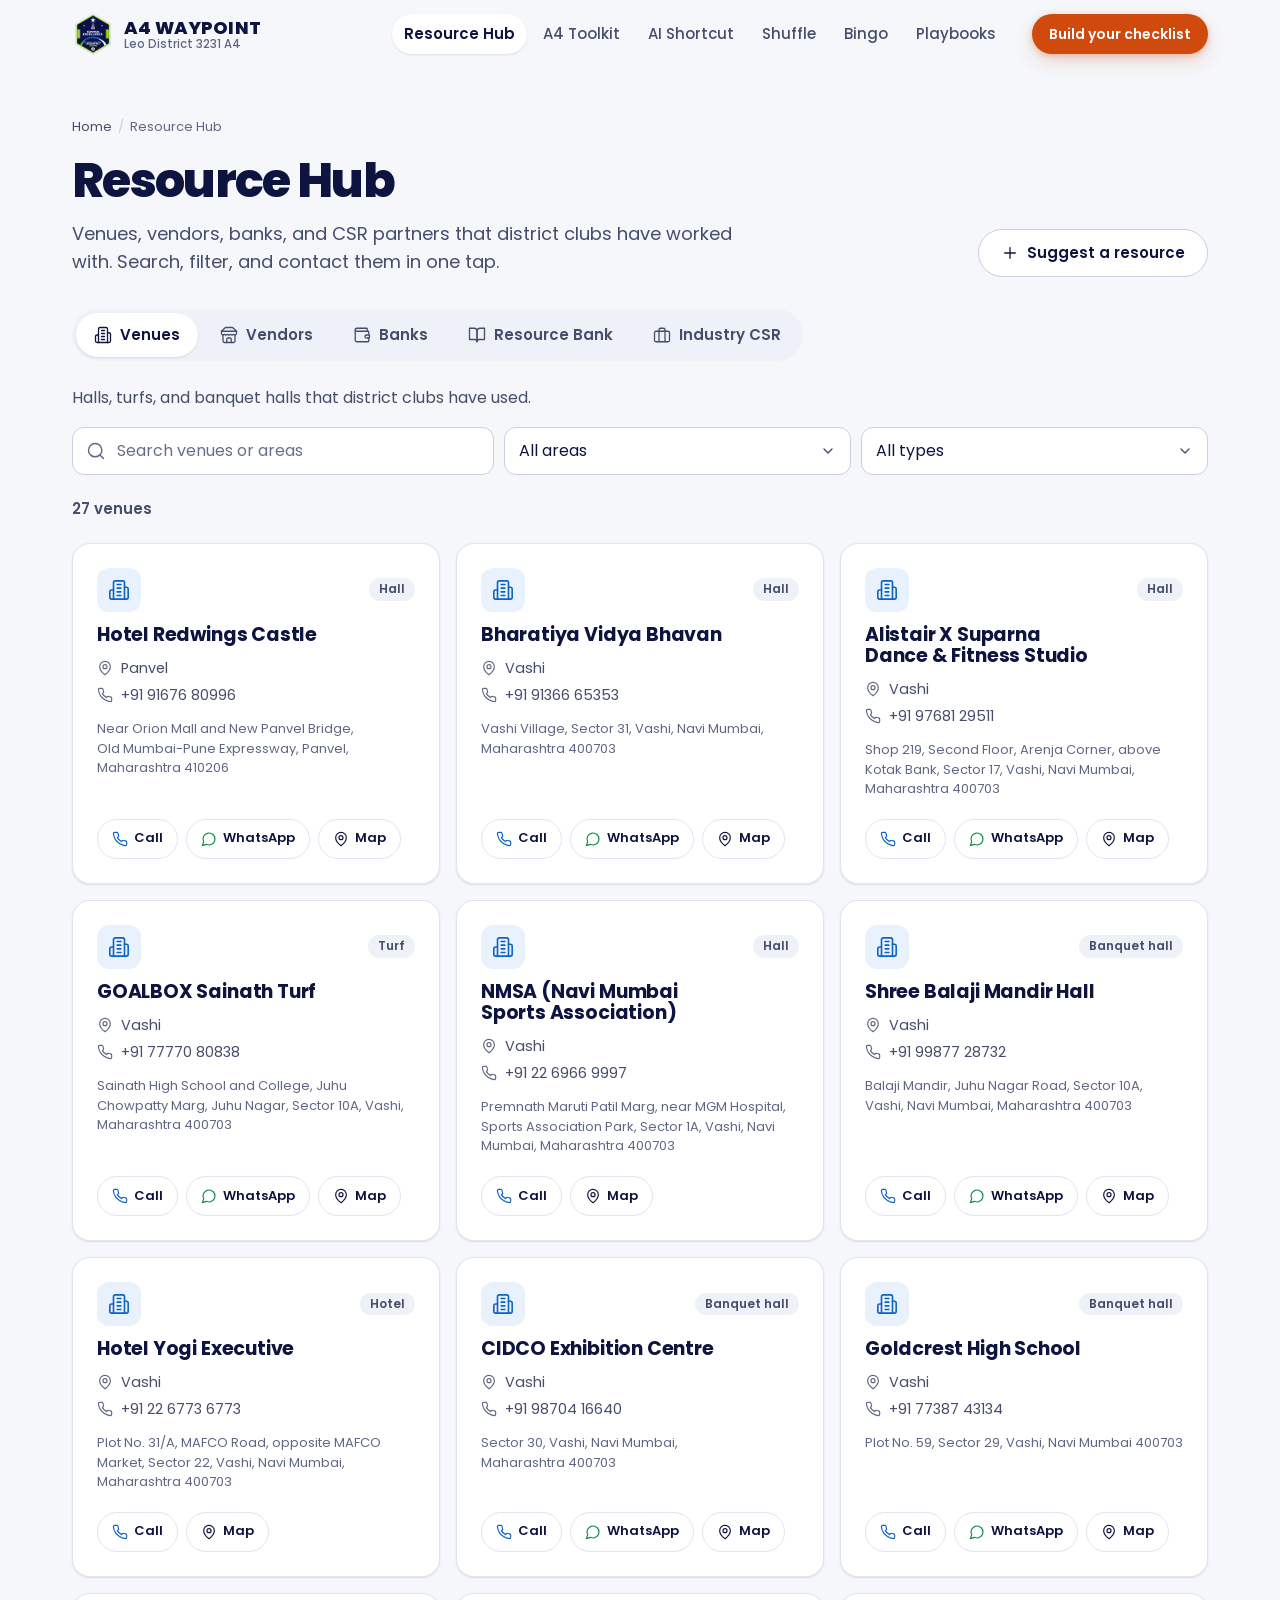
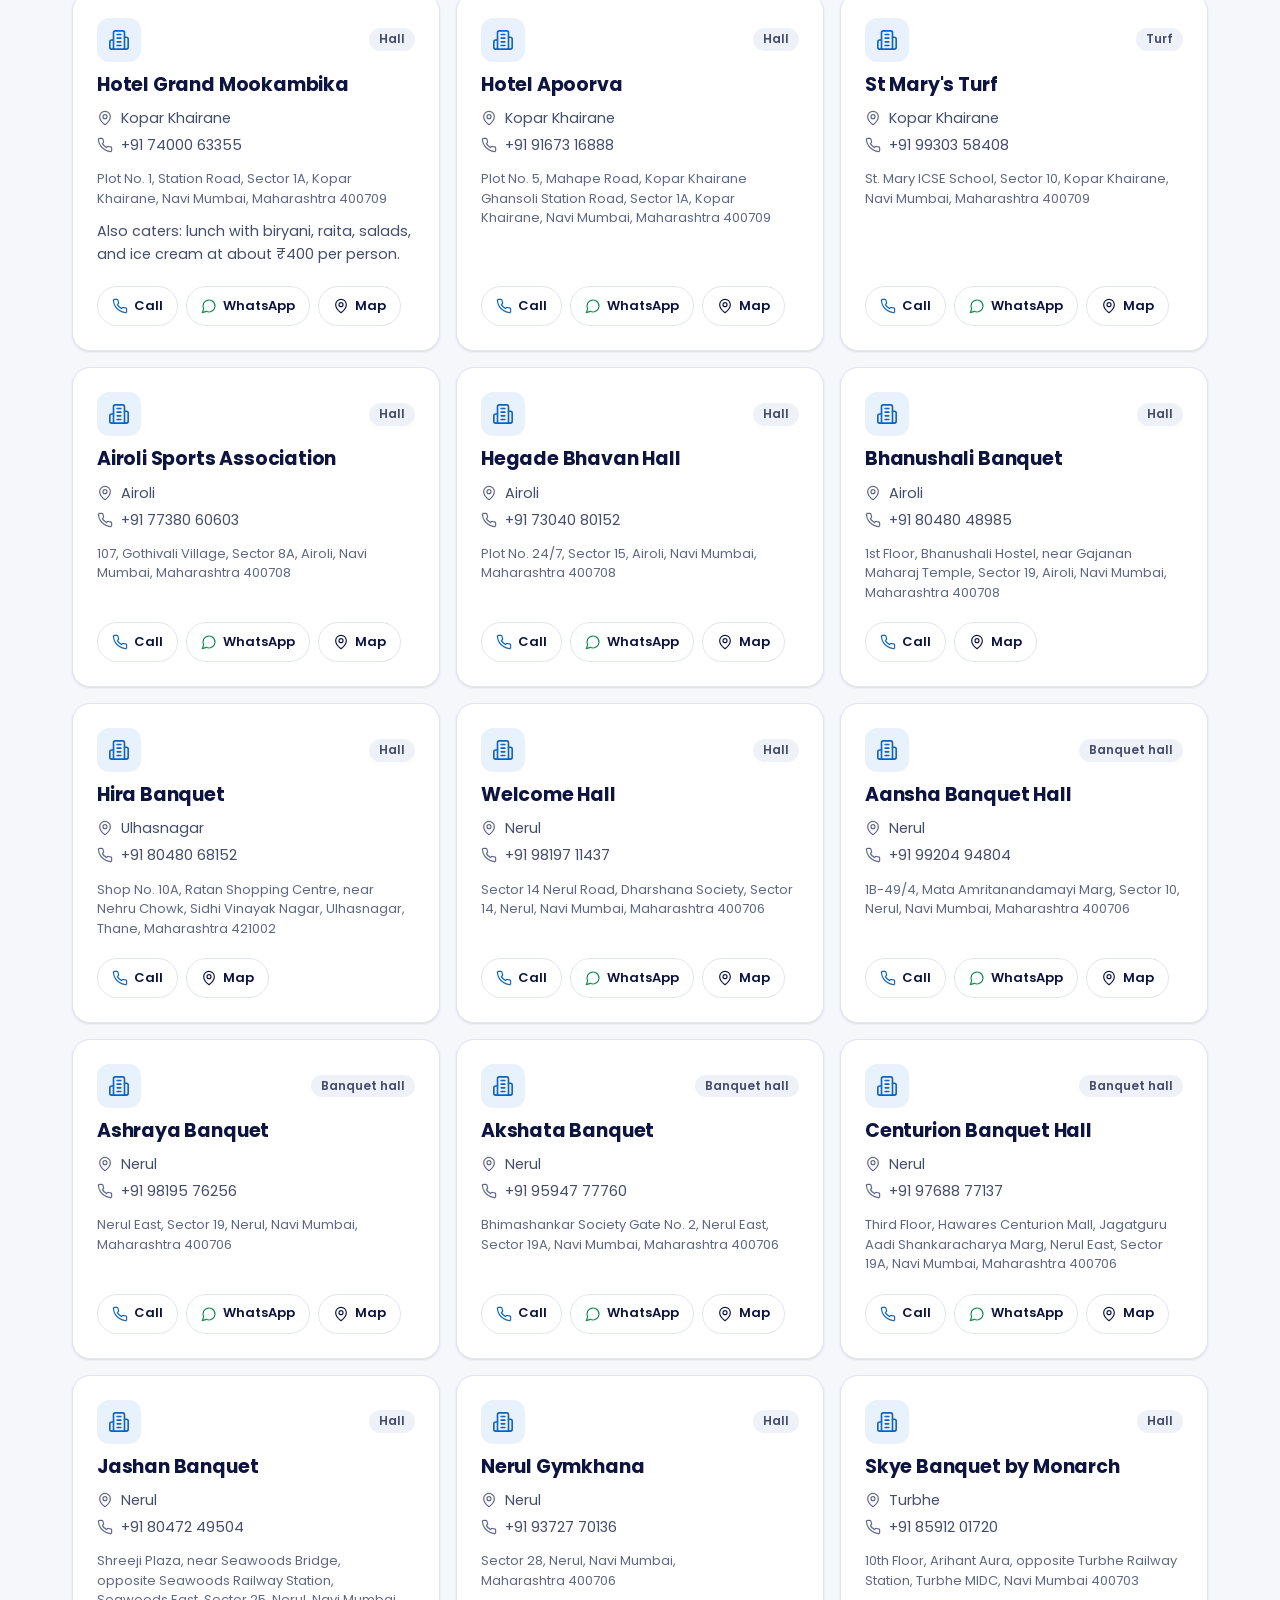
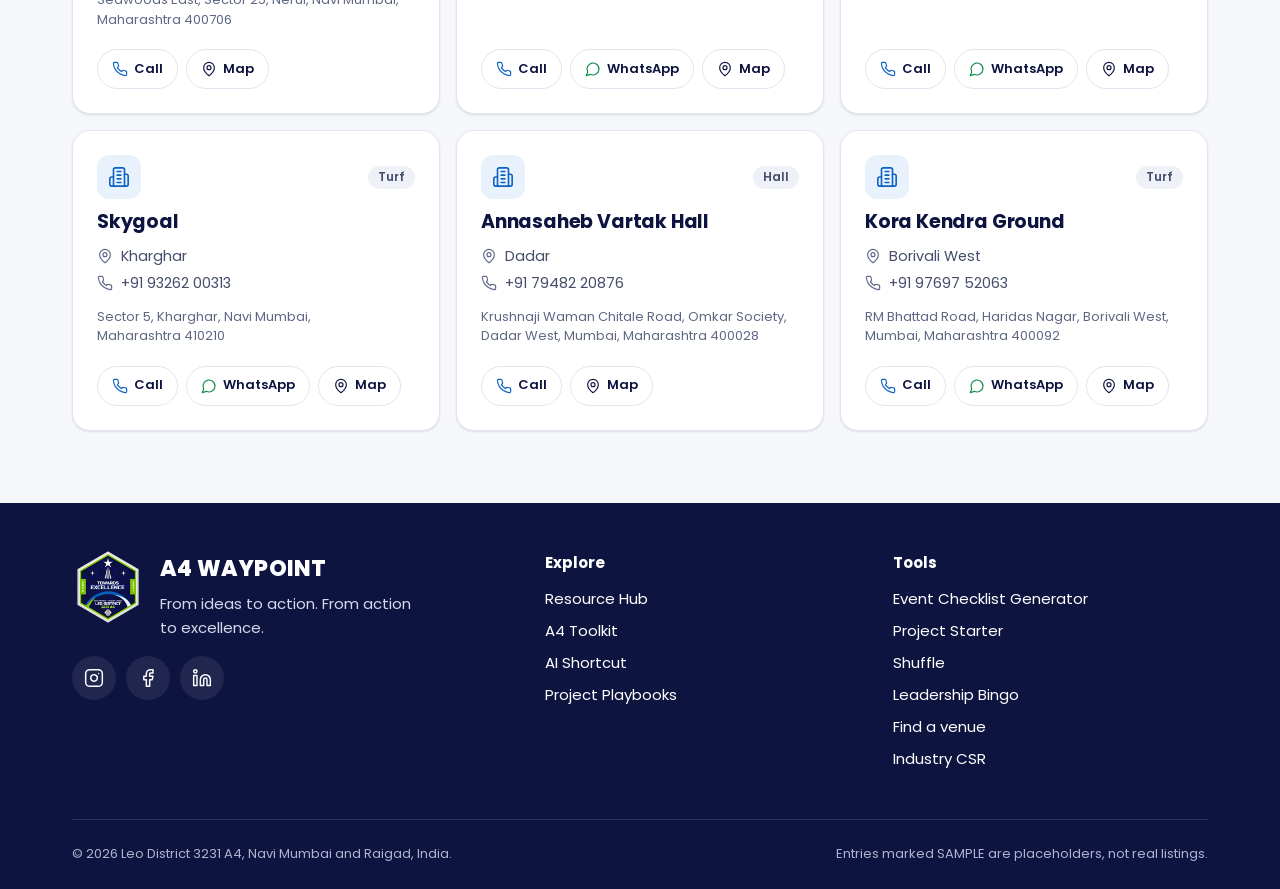
<file: resources.html>
<!doctype html>
<html lang="en-IN">
<head>
  <meta charset="utf-8">
  <meta name="viewport" content="width=device-width, initial-scale=1">
  <title>Resource Hub | A4 WAYPOINT</title>
  <meta name="description" content="Find venues, vendors, banks, templates, and industry CSR partners for Leo club projects in District 3231 A4.">
  <meta name="theme-color" content="#0e1440">
  <link rel="canonical" href="https://a4waypoint.pages.dev/resources.html">
  <meta property="og:type" content="website">
  <meta property="og:site_name" content="A4 WAYPOINT">
  <meta property="og:title" content="Resource Hub | A4 WAYPOINT">
  <meta property="og:description" content="Find venues, vendors, banks, templates, and industry CSR partners for Leo club projects in District 3231 A4.">
  <meta property="og:url" content="https://a4waypoint.pages.dev/resources.html">
  <meta property="og:image" content="https://a4waypoint.pages.dev/assets/img/district-logo.png">
  <meta name="twitter:card" content="summary">
  <link rel="icon" href="assets/img/favicon.svg" type="image/svg+xml">
  <link rel="preconnect" href="https://fonts.googleapis.com">
  <link rel="preconnect" href="https://fonts.gstatic.com" crossorigin>
  <link rel="stylesheet" href="https://fonts.googleapis.com/css2?family=Poppins:wght@400;500;600;700;800&display=swap">
  <link rel="stylesheet" href="assets/css/base.css">
  <link rel="stylesheet" href="assets/css/components.css">
  <link rel="stylesheet" href="assets/css/pages.css">
  <link rel="stylesheet" href="assets/css/print.css" media="print">
  <script type="module" src="assets/js/layout.js"></script>
  <script type="module" src="assets/js/resources.js"></script>
</head>
<body data-page="resources">
  <a class="skip-link" href="#main">Skip to content</a>
  <header class="site-header">
    <div class="container header-inner">
      <a class="brand" href="index.html" aria-label="A4 WAYPOINT home">
        <img class="brand-logo" src="assets/img/district-logo-128.png" alt="" width="42" height="42">
        <span class="brand-text"><span class="brand-name">A4 WAYPOINT</span><span class="brand-sub">Leo District 3231 A4</span></span>
      </a>
      <nav class="site-nav" aria-label="Main">
        <ul class="nav-list">
          <li><a class="nav-link" href="resources.html" aria-current="page">Resource Hub</a></li>
          <li><a class="nav-link" href="toolkit.html">A4 Toolkit</a></li>
          <li><a class="nav-link" href="ai-shortcut.html">AI Shortcut</a></li>
          <li><a class="nav-link" href="shuffle.html">Shuffle</a></li>
          <li><a class="nav-link" href="bingo.html">Bingo</a></li>
          <li><a class="nav-link" href="playbooks.html">Playbooks</a></li>
        </ul>
      </nav>
      <a class="btn btn-primary btn-sm header-cta" href="checklist.html">Build your checklist</a>
      <button type="button" class="nav-toggle" aria-expanded="false" aria-controls="mobile-nav" aria-label="Open menu">
        <svg class="icon icon-open" aria-hidden="true" focusable="false"><use href="assets/img/icons.svg#i-menu"></use></svg><svg class="icon icon-close" aria-hidden="true" focusable="false"><use href="assets/img/icons.svg#i-x"></use></svg>
      </button>
    </div>
    <nav class="mobile-nav" id="mobile-nav" aria-label="Mobile" hidden>
      <div class="container">
        <ul class="mobile-nav-list">
          <li><a href="index.html">Home</a></li>
          <li><a href="resources.html" aria-current="page">Resource Hub</a>
            <ul class="mobile-subnav"><li><a href="resources.html#venues">Venues</a></li><li><a href="resources.html#vendors">Vendors</a></li><li><a href="resources.html#banks">Banks</a></li><li><a href="resources.html#resource-bank">Resource Bank</a></li><li><a href="resources.html#csr">Industry CSR</a></li></ul></li>
          <li><a href="toolkit.html">A4 Toolkit</a>
            <ul class="mobile-subnav"><li><a href="checklist.html">Event Checklist</a></li><li><a href="project-starter.html">Project Starter</a></li><li><a href="shuffle.html">Shuffle</a></li></ul></li>
          <li><a href="ai-shortcut.html">AI Shortcut</a></li>
          <li><a href="shuffle.html">Shuffle</a></li>
          <li><a href="bingo.html">Bingo</a></li>
          <li><a href="playbooks.html">Playbooks</a></li>
        </ul>
        <a class="btn btn-primary" href="checklist.html">Build your checklist</a>
      </div>
    </nav>
  </header>

  <main id="main">
    <section class="page-intro">
      <div class="container">
        <ol class="breadcrumb">
          <li><a href="index.html">Home</a></li>
          <li aria-current="page">Resource Hub</li>
        </ol>
        <div class="intro-row">
          <div>
            <h1>Resource Hub</h1>
            <p class="lede">Venues, vendors, banks, and CSR partners that district clubs have worked with. Search, filter, and contact them in one tap.</p>
          </div>
          <div class="intro-actions">
            <a class="btn btn-secondary" data-suggest href="#">
              <svg class="icon" aria-hidden="true" focusable="false"><use href="assets/img/icons.svg#i-plus"></use></svg>
              Suggest a resource
            </a>
          </div>
        </div>
      </div>
    </section>

    <section class="container hub" aria-label="Resources">
      <div class="tabs" role="tablist" aria-label="Resource categories">
        <button type="button" class="tab" role="tab" id="tab-venues" data-tab="venues" aria-controls="resource-panel" aria-selected="true">
          <svg class="icon" aria-hidden="true" focusable="false"><use href="assets/img/icons.svg#i-building"></use></svg>Venues
        </button>
        <button type="button" class="tab" role="tab" id="tab-vendors" data-tab="vendors" aria-controls="resource-panel" aria-selected="false" tabindex="-1">
          <svg class="icon" aria-hidden="true" focusable="false"><use href="assets/img/icons.svg#i-store"></use></svg>Vendors
        </button>
        <button type="button" class="tab" role="tab" id="tab-banks" data-tab="banks" aria-controls="resource-panel" aria-selected="false" tabindex="-1">
          <svg class="icon" aria-hidden="true" focusable="false"><use href="assets/img/icons.svg#i-wallet"></use></svg>Banks
        </button>
        <button type="button" class="tab" role="tab" id="tab-resource-bank" data-tab="resource-bank" aria-controls="resource-panel" aria-selected="false" tabindex="-1">
          <svg class="icon" aria-hidden="true" focusable="false"><use href="assets/img/icons.svg#i-book"></use></svg>Resource Bank
        </button>
        <button type="button" class="tab" role="tab" id="tab-csr" data-tab="csr" aria-controls="resource-panel" aria-selected="false" tabindex="-1">
          <svg class="icon" aria-hidden="true" focusable="false"><use href="assets/img/icons.svg#i-briefcase"></use></svg>Industry CSR
        </button>
      </div>

      <div id="resource-panel" role="tabpanel" aria-labelledby="tab-venues" class="hub-panel">
        <p class="hub-desc" data-desc></p>
        <form class="filter-bar" data-filters role="search">
          <div class="search-field">
            <svg class="icon" aria-hidden="true" focusable="false"><use href="assets/img/icons.svg#i-search"></use></svg>
            <label class="visually-hidden" for="hub-search">Search</label>
            <input class="input" type="search" id="hub-search" data-search placeholder="Search" autocomplete="off">
          </div>
          <div class="filter-selects" data-selects></div>
        </form>
        <div class="results-head">
          <p class="results-count" data-count aria-live="polite"></p>
          <button type="button" class="btn btn-ghost btn-sm" data-clear hidden>Clear filters</button>
        </div>
        <div data-results></div>
      </div>
    </section>

    <noscript>
      <div class="container"><div class="state"><h3>Turn on JavaScript</h3><p>The Resource Hub needs JavaScript to show the lists.</p></div></div>
    </noscript>
  </main>

  <footer class="site-footer">
    <div class="container">
      <div class="footer-grid">
        <div>
          <div class="footer-brand">
            <img src="assets/img/district-logo-128.png" alt="Leo District 3231 A4 logo" width="72" height="72" loading="lazy">
            <div>
              <p class="footer-name">A4 WAYPOINT</p>
              <p class="footer-tagline">From ideas to action. From action to excellence.</p>
            </div>
          </div>
          <ul class="social-links" aria-label="Social media">
            <li hidden><a data-social="instagram" href="#" aria-label="Instagram" rel="noopener" target="_blank"><svg class="icon " aria-hidden="true" focusable="false"><use href="assets/img/icons.svg#i-instagram"></use></svg></a></li>
            <li hidden><a data-social="facebook" href="#" aria-label="Facebook" rel="noopener" target="_blank"><svg class="icon " aria-hidden="true" focusable="false"><use href="assets/img/icons.svg#i-facebook"></use></svg></a></li>
            <li hidden><a data-social="linkedin" href="#" aria-label="LinkedIn" rel="noopener" target="_blank"><svg class="icon " aria-hidden="true" focusable="false"><use href="assets/img/icons.svg#i-linkedin"></use></svg></a></li>
            <li hidden><a data-social="youtube" href="#" aria-label="YouTube" rel="noopener" target="_blank"><svg class="icon " aria-hidden="true" focusable="false"><use href="assets/img/icons.svg#i-youtube"></use></svg></a></li>
          </ul>
        </div>
        <div>
          <p class="footer-title">Explore</p>
          <ul class="footer-links">
            <li><a href="resources.html">Resource Hub</a></li>
            <li><a href="toolkit.html">A4 Toolkit</a></li>
            <li><a href="ai-shortcut.html">AI Shortcut</a></li>
            <li><a href="playbooks.html">Project Playbooks</a></li>
          </ul>
        </div>
        <div>
          <p class="footer-title">Tools</p>
          <ul class="footer-links">
            <li><a href="checklist.html">Event Checklist Generator</a></li>
            <li><a href="project-starter.html">Project Starter</a></li>
            <li><a href="shuffle.html">Shuffle</a></li>
            <li><a href="bingo.html">Leadership Bingo</a></li>
            <li><a href="resources.html#venues">Find a venue</a></li>
            <li><a href="resources.html#csr">Industry CSR</a></li>
          </ul>
        </div>
      </div>
      <div class="footer-bottom">
        <p>&copy; <span data-year>2026</span> Leo District 3231 A4, Navi Mumbai and Raigad, India.</p>
        <p>Entries marked SAMPLE are placeholders, not real listings.</p>
      </div>
    </div>
  </footer>
</body>
</html>
</file>
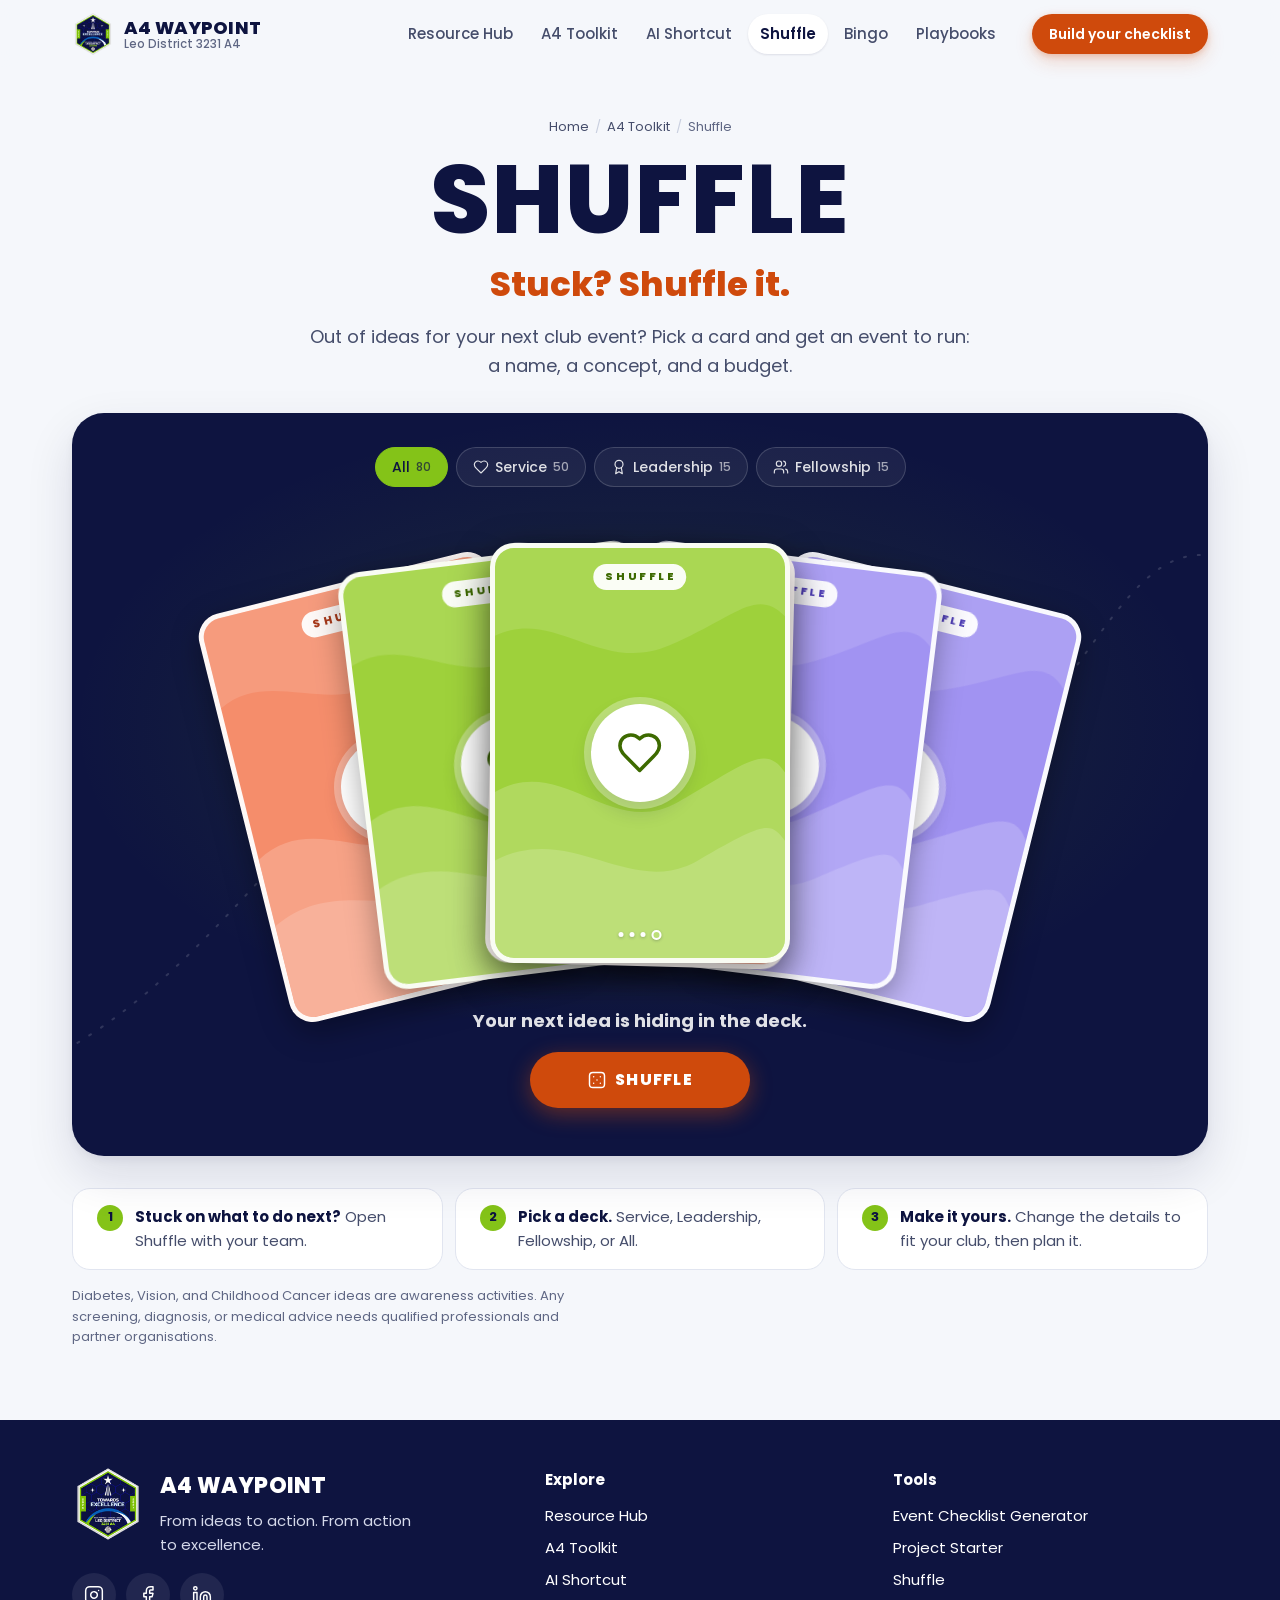
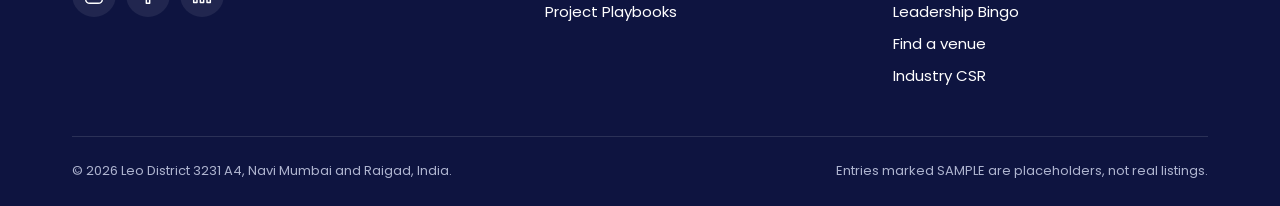
<file: shuffle.html>
<!doctype html>
<html lang="en-IN">
<head>
  <meta charset="utf-8">
  <meta name="viewport" content="width=device-width, initial-scale=1">
  <title>SHUFFLE | A4 WAYPOINT</title>
  <meta name="description" content="Stuck? Shuffle it. Pick a card and get a ready event idea for your Leo club: a name, a concept, and a budget. Service, Leadership, and Fellowship.">
  <meta name="theme-color" content="#0e1440">
  <link rel="canonical" href="https://a4waypoint.pages.dev/shuffle.html">
  <meta property="og:type" content="website">
  <meta property="og:site_name" content="A4 WAYPOINT">
  <meta property="og:title" content="SHUFFLE | A4 WAYPOINT">
  <meta property="og:description" content="Stuck? Shuffle it. Pick a card and get a ready event idea for your Leo club: a name, a concept, and a budget. Service, Leadership, and Fellowship.">
  <meta property="og:url" content="https://a4waypoint.pages.dev/shuffle.html">
  <meta property="og:image" content="https://a4waypoint.pages.dev/assets/img/district-logo.png">
  <meta name="twitter:card" content="summary">
  <link rel="icon" href="assets/img/favicon.svg" type="image/svg+xml">
  <link rel="preconnect" href="https://fonts.googleapis.com">
  <link rel="preconnect" href="https://fonts.gstatic.com" crossorigin>
  <link rel="stylesheet" href="https://fonts.googleapis.com/css2?family=Poppins:wght@400;500;600;700;800&display=swap">
  <link rel="stylesheet" href="assets/css/base.css">
  <link rel="stylesheet" href="assets/css/components.css">
  <link rel="stylesheet" href="assets/css/pages.css">
  <link rel="stylesheet" href="assets/css/print.css" media="print">
  <script type="module" src="assets/js/layout.js"></script>
  <script type="module" src="assets/js/shuffle.js"></script>
</head>
<body data-page="shuffle">
  <a class="skip-link" href="#main">Skip to content</a>
  <header class="site-header">
    <div class="container header-inner">
      <a class="brand" href="index.html" aria-label="A4 WAYPOINT home">
        <img class="brand-logo" src="assets/img/district-logo-128.png" alt="" width="42" height="42">
        <span class="brand-text"><span class="brand-name">A4 WAYPOINT</span><span class="brand-sub">Leo District 3231 A4</span></span>
      </a>
      <nav class="site-nav" aria-label="Main">
        <ul class="nav-list">
          <li><a class="nav-link" href="resources.html">Resource Hub</a></li>
          <li><a class="nav-link" href="toolkit.html">A4 Toolkit</a></li>
          <li><a class="nav-link" href="ai-shortcut.html">AI Shortcut</a></li>
          <li><a class="nav-link" href="shuffle.html" aria-current="page">Shuffle</a></li>
          <li><a class="nav-link" href="bingo.html">Bingo</a></li>
          <li><a class="nav-link" href="playbooks.html">Playbooks</a></li>
        </ul>
      </nav>
      <a class="btn btn-primary btn-sm header-cta" href="checklist.html">Build your checklist</a>
      <button type="button" class="nav-toggle" aria-expanded="false" aria-controls="mobile-nav" aria-label="Open menu">
        <svg class="icon icon-open" aria-hidden="true" focusable="false"><use href="assets/img/icons.svg#i-menu"></use></svg><svg class="icon icon-close" aria-hidden="true" focusable="false"><use href="assets/img/icons.svg#i-x"></use></svg>
      </button>
    </div>
    <nav class="mobile-nav" id="mobile-nav" aria-label="Mobile" hidden>
      <div class="container">
        <ul class="mobile-nav-list">
          <li><a href="index.html">Home</a></li>
          <li><a href="resources.html">Resource Hub</a>
            <ul class="mobile-subnav"><li><a href="resources.html#venues">Venues</a></li><li><a href="resources.html#vendors">Vendors</a></li><li><a href="resources.html#banks">Banks</a></li><li><a href="resources.html#resource-bank">Resource Bank</a></li><li><a href="resources.html#csr">Industry CSR</a></li></ul></li>
          <li><a href="toolkit.html">A4 Toolkit</a>
            <ul class="mobile-subnav"><li><a href="checklist.html">Event Checklist</a></li><li><a href="project-starter.html">Project Starter</a></li><li><a href="shuffle.html">Shuffle</a></li></ul></li>
          <li><a href="ai-shortcut.html">AI Shortcut</a></li>
          <li><a href="shuffle.html" aria-current="page">Shuffle</a></li>
          <li><a href="bingo.html">Bingo</a></li>
          <li><a href="playbooks.html">Playbooks</a></li>
        </ul>
        <a class="btn btn-primary" href="checklist.html">Build your checklist</a>
      </div>
    </nav>
  </header>

  <main id="main">
    <section class="page-intro shuffle-intro">
      <div class="container">
        <ol class="breadcrumb">
          <li><a href="index.html">Home</a></li>
          <li><a href="toolkit.html">A4 Toolkit</a></li>
          <li aria-current="page">Shuffle</li>
        </ol>
        <h1 class="shuffle-title">SHUFFLE</h1>
        <p class="shuffle-tagline">Stuck? Shuffle it.</p>
        <p class="lede">Out of ideas for your next club event? Pick a card and get an event to run: a name, a concept, and a budget.</p>
      </div>
    </section>

    <section class="container" aria-label="Shuffle event deck">
      <div class="shuffle-table">
        <svg class="shuffle-route" viewBox="0 0 1200 600" preserveAspectRatio="none" aria-hidden="true" focusable="false">
          <path d="M-20 520 C 200 430, 260 250, 470 260 S 760 470, 930 330 S 1120 90, 1230 120" />
          <circle cx="470" cy="260" r="6" />
          <circle cx="930" cy="330" r="6" />
        </svg>

        <div class="chip-row shuffle-filter" role="group" aria-label="Event type" data-cats></div>
        <div class="chip-row shuffle-filter shuffle-areas" role="group" aria-label="Service area" data-areas hidden></div>

        <div class="deck" data-deck>
          <div class="deck-backs" data-backs aria-hidden="true"></div>
          <article class="s-card s-hero" data-hero aria-hidden="true" aria-labelledby="s-title" tabindex="-1">
            <div class="s-inner">
              <div class="s-face s-back" data-hero-back></div>
              <div class="s-face s-front" data-front></div>
            </div>
          </article>
          <div class="burst" data-burst aria-hidden="true"></div>
        </div>

        <p class="shuffle-line" data-line>Your next idea is hiding in the deck.</p>

        <div class="shuffle-actions">
          <button type="button" class="btn btn-shuffle" data-shuffle>
            <svg class="icon" aria-hidden="true" focusable="false"><use href="assets/img/icons.svg#i-dice"></use></svg>SHUFFLE
          </button>
          <button type="button" class="btn btn-done" data-done hidden>DONE <span aria-hidden="true">&#10003;</span></button>
          <button type="button" class="btn btn-again" data-again hidden>
            <svg class="icon" aria-hidden="true" focusable="false"><use href="assets/img/icons.svg#i-dice"></use></svg>SHUFFLE AGAIN
          </button>
        </div>
        <a class="shuffle-plan" href="project-starter.html" data-plan aria-label="Plan this event in the Project Starter" hidden>
          <svg class="icon" aria-hidden="true" focusable="false"><use href="assets/img/icons.svg#i-bulb"></use></svg>Plan this event
          <svg class="icon" aria-hidden="true" focusable="false"><use href="assets/img/icons.svg#i-arrow-right"></use></svg>
        </a>
        <p class="shuffle-done-msg" data-done-msg hidden>Nice. One creative block down.</p>
        <p class="visually-hidden" aria-live="polite" data-announce></p>
      </div>

      <ol class="shuffle-how">
        <li><span>1</span><div><strong>Stuck on what to do next?</strong> Open Shuffle with your team.</div></li>
        <li><span>2</span><div><strong>Pick a deck.</strong> Service, Leadership, Fellowship, or All.</div></li>
        <li><span>3</span><div><strong>Make it yours.</strong> Change the details to fit your club, then plan it.</div></li>
      </ol>
      <p class="shuffle-note">Diabetes, Vision, and Childhood Cancer ideas are awareness activities. Any screening, diagnosis, or medical advice needs qualified professionals and partner organisations.</p>
    </section>
  </main>

  <footer class="site-footer">
    <div class="container">
      <div class="footer-grid">
        <div>
          <div class="footer-brand">
            <img src="assets/img/district-logo-128.png" alt="Leo District 3231 A4 logo" width="72" height="72" loading="lazy">
            <div>
              <p class="footer-name">A4 WAYPOINT</p>
              <p class="footer-tagline">From ideas to action. From action to excellence.</p>
            </div>
          </div>
          <ul class="social-links" aria-label="Social media">
            <li hidden><a data-social="instagram" href="#" aria-label="Instagram" rel="noopener" target="_blank"><svg class="icon " aria-hidden="true" focusable="false"><use href="assets/img/icons.svg#i-instagram"></use></svg></a></li>
            <li hidden><a data-social="facebook" href="#" aria-label="Facebook" rel="noopener" target="_blank"><svg class="icon " aria-hidden="true" focusable="false"><use href="assets/img/icons.svg#i-facebook"></use></svg></a></li>
            <li hidden><a data-social="linkedin" href="#" aria-label="LinkedIn" rel="noopener" target="_blank"><svg class="icon " aria-hidden="true" focusable="false"><use href="assets/img/icons.svg#i-linkedin"></use></svg></a></li>
            <li hidden><a data-social="youtube" href="#" aria-label="YouTube" rel="noopener" target="_blank"><svg class="icon " aria-hidden="true" focusable="false"><use href="assets/img/icons.svg#i-youtube"></use></svg></a></li>
          </ul>
        </div>
        <div>
          <p class="footer-title">Explore</p>
          <ul class="footer-links">
            <li><a href="resources.html">Resource Hub</a></li>
            <li><a href="toolkit.html">A4 Toolkit</a></li>
            <li><a href="ai-shortcut.html">AI Shortcut</a></li>
            <li><a href="playbooks.html">Project Playbooks</a></li>
          </ul>
        </div>
        <div>
          <p class="footer-title">Tools</p>
          <ul class="footer-links">
            <li><a href="checklist.html">Event Checklist Generator</a></li>
            <li><a href="project-starter.html">Project Starter</a></li>
            <li><a href="shuffle.html">Shuffle</a></li>
            <li><a href="bingo.html">Leadership Bingo</a></li>
            <li><a href="resources.html#venues">Find a venue</a></li>
            <li><a href="resources.html#csr">Industry CSR</a></li>
          </ul>
        </div>
      </div>
      <div class="footer-bottom">
        <p>&copy; <span data-year>2026</span> Leo District 3231 A4, Navi Mumbai and Raigad, India.</p>
        <p>Entries marked SAMPLE are placeholders, not real listings.</p>
      </div>
    </div>
  </footer>
</body>
</html>
</file>
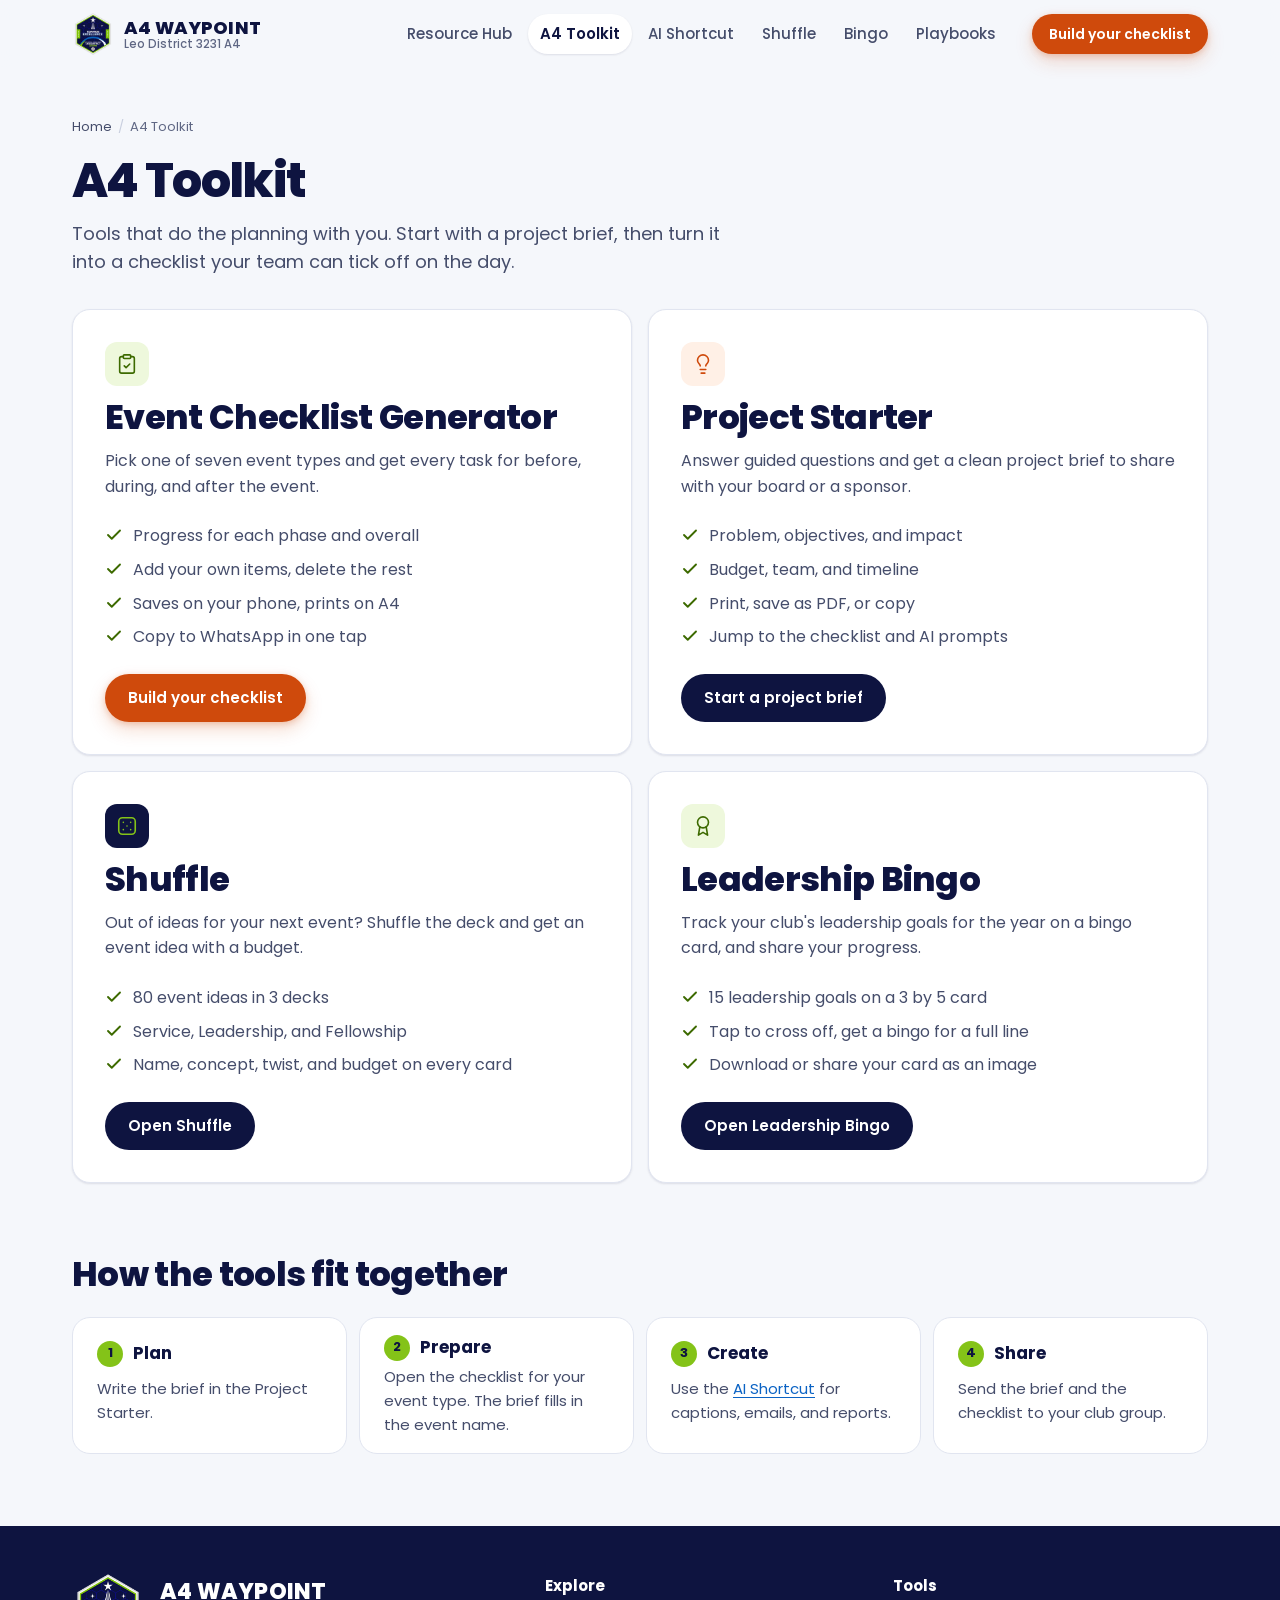
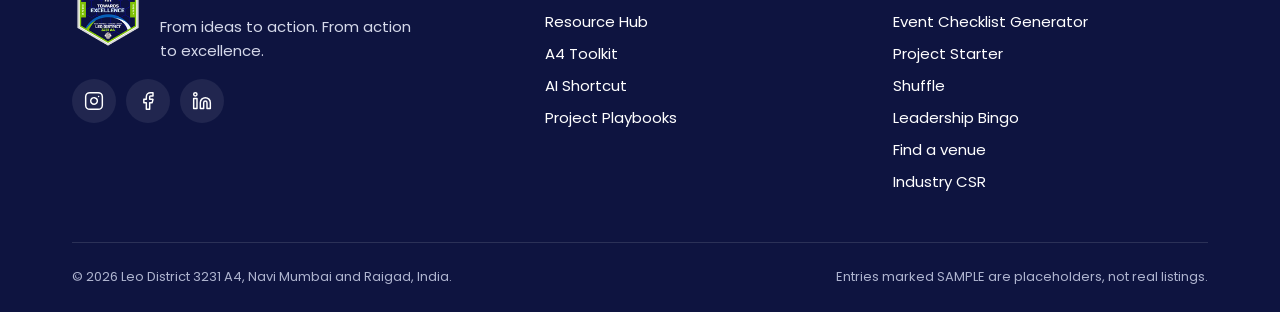
<file: toolkit.html>
<!doctype html>
<html lang="en-IN">
<head>
  <meta charset="utf-8">
  <meta name="viewport" content="width=device-width, initial-scale=1">
  <title>A4 Toolkit | A4 WAYPOINT</title>
  <meta name="description" content="Practical tools for Leo projects: the Event Checklist Generator and the Project Starter.">
  <meta name="theme-color" content="#0e1440">
  <link rel="canonical" href="https://a4waypoint.pages.dev/toolkit.html">
  <meta property="og:type" content="website">
  <meta property="og:site_name" content="A4 WAYPOINT">
  <meta property="og:title" content="A4 Toolkit | A4 WAYPOINT">
  <meta property="og:description" content="Practical tools for Leo projects: the Event Checklist Generator and the Project Starter.">
  <meta property="og:url" content="https://a4waypoint.pages.dev/toolkit.html">
  <meta property="og:image" content="https://a4waypoint.pages.dev/assets/img/district-logo.png">
  <meta name="twitter:card" content="summary">
  <link rel="icon" href="assets/img/favicon.svg" type="image/svg+xml">
  <link rel="preconnect" href="https://fonts.googleapis.com">
  <link rel="preconnect" href="https://fonts.gstatic.com" crossorigin>
  <link rel="stylesheet" href="https://fonts.googleapis.com/css2?family=Poppins:wght@400;500;600;700;800&display=swap">
  <link rel="stylesheet" href="assets/css/base.css">
  <link rel="stylesheet" href="assets/css/components.css">
  <link rel="stylesheet" href="assets/css/pages.css">
  <link rel="stylesheet" href="assets/css/print.css" media="print">
  <script type="module" src="assets/js/layout.js"></script>
</head>
<body data-page="toolkit">
  <a class="skip-link" href="#main">Skip to content</a>
  <header class="site-header">
    <div class="container header-inner">
      <a class="brand" href="index.html" aria-label="A4 WAYPOINT home">
        <img class="brand-logo" src="assets/img/district-logo-128.png" alt="" width="42" height="42">
        <span class="brand-text"><span class="brand-name">A4 WAYPOINT</span><span class="brand-sub">Leo District 3231 A4</span></span>
      </a>
      <nav class="site-nav" aria-label="Main">
        <ul class="nav-list">
          <li><a class="nav-link" href="resources.html">Resource Hub</a></li>
          <li><a class="nav-link" href="toolkit.html" aria-current="page">A4 Toolkit</a></li>
          <li><a class="nav-link" href="ai-shortcut.html">AI Shortcut</a></li>
          <li><a class="nav-link" href="shuffle.html">Shuffle</a></li>
          <li><a class="nav-link" href="bingo.html">Bingo</a></li>
          <li><a class="nav-link" href="playbooks.html">Playbooks</a></li>
        </ul>
      </nav>
      <a class="btn btn-primary btn-sm header-cta" href="checklist.html">Build your checklist</a>
      <button type="button" class="nav-toggle" aria-expanded="false" aria-controls="mobile-nav" aria-label="Open menu">
        <svg class="icon icon-open" aria-hidden="true" focusable="false"><use href="assets/img/icons.svg#i-menu"></use></svg><svg class="icon icon-close" aria-hidden="true" focusable="false"><use href="assets/img/icons.svg#i-x"></use></svg>
      </button>
    </div>
    <nav class="mobile-nav" id="mobile-nav" aria-label="Mobile" hidden>
      <div class="container">
        <ul class="mobile-nav-list">
          <li><a href="index.html">Home</a></li>
          <li><a href="resources.html">Resource Hub</a>
            <ul class="mobile-subnav"><li><a href="resources.html#venues">Venues</a></li><li><a href="resources.html#vendors">Vendors</a></li><li><a href="resources.html#banks">Banks</a></li><li><a href="resources.html#resource-bank">Resource Bank</a></li><li><a href="resources.html#csr">Industry CSR</a></li></ul></li>
          <li><a href="toolkit.html" aria-current="page">A4 Toolkit</a>
            <ul class="mobile-subnav"><li><a href="checklist.html">Event Checklist</a></li><li><a href="project-starter.html">Project Starter</a></li><li><a href="shuffle.html">Shuffle</a></li></ul></li>
          <li><a href="ai-shortcut.html">AI Shortcut</a></li>
          <li><a href="shuffle.html">Shuffle</a></li>
          <li><a href="bingo.html">Bingo</a></li>
          <li><a href="playbooks.html">Playbooks</a></li>
        </ul>
        <a class="btn btn-primary" href="checklist.html">Build your checklist</a>
      </div>
    </nav>
  </header>

  <main id="main">
    <section class="page-intro">
      <div class="container">
        <ol class="breadcrumb">
          <li><a href="index.html">Home</a></li>
          <li aria-current="page">A4 Toolkit</li>
        </ol>
        <h1>A4 Toolkit</h1>
        <p class="lede">Tools that do the planning with you. Start with a project brief, then turn it into a checklist your team can tick off on the day.</p>
      </div>
    </section>

    <section class="container toolkit-grid" aria-label="Tools">
      <article class="tool-card card">
        <div class="tool-card-top">
          <span class="icon-tile is-lime"><svg class="icon" aria-hidden="true" focusable="false"><use href="assets/img/icons.svg#i-clipboard"></use></svg></span>
          <h2><a class="entry-link" href="checklist.html">Event Checklist Generator</a></h2>
          <p>Pick one of seven event types and get every task for before, during, and after the event.</p>
        </div>
        <ul class="tool-features">
          <li><svg class="icon" aria-hidden="true" focusable="false"><use href="assets/img/icons.svg#i-check"></use></svg>Progress for each phase and overall</li>
          <li><svg class="icon" aria-hidden="true" focusable="false"><use href="assets/img/icons.svg#i-check"></use></svg>Add your own items, delete the rest</li>
          <li><svg class="icon" aria-hidden="true" focusable="false"><use href="assets/img/icons.svg#i-check"></use></svg>Saves on your phone, prints on A4</li>
          <li><svg class="icon" aria-hidden="true" focusable="false"><use href="assets/img/icons.svg#i-check"></use></svg>Copy to WhatsApp in one tap</li>
        </ul>
        <a class="btn btn-primary" href="checklist.html">Build your checklist</a>
      </article>

      <article class="tool-card card">
        <div class="tool-card-top">
          <span class="icon-tile"><svg class="icon" aria-hidden="true" focusable="false"><use href="assets/img/icons.svg#i-bulb"></use></svg></span>
          <h2><a class="entry-link" href="project-starter.html">Project Starter</a></h2>
          <p>Answer guided questions and get a clean project brief to share with your board or a sponsor.</p>
        </div>
        <ul class="tool-features">
          <li><svg class="icon" aria-hidden="true" focusable="false"><use href="assets/img/icons.svg#i-check"></use></svg>Problem, objectives, and impact</li>
          <li><svg class="icon" aria-hidden="true" focusable="false"><use href="assets/img/icons.svg#i-check"></use></svg>Budget, team, and timeline</li>
          <li><svg class="icon" aria-hidden="true" focusable="false"><use href="assets/img/icons.svg#i-check"></use></svg>Print, save as PDF, or copy</li>
          <li><svg class="icon" aria-hidden="true" focusable="false"><use href="assets/img/icons.svg#i-check"></use></svg>Jump to the checklist and AI prompts</li>
        </ul>
        <a class="btn btn-dark" href="project-starter.html">Start a project brief</a>
      </article>
      <article class="tool-card card">
        <div class="tool-card-top">
          <span class="icon-tile is-navy"><svg class="icon" aria-hidden="true" focusable="false"><use href="assets/img/icons.svg#i-dice"></use></svg></span>
          <h2><a class="entry-link" href="shuffle.html">Shuffle</a></h2>
          <p>Out of ideas for your next event? Shuffle the deck and get an event idea with a budget.</p>
        </div>
        <ul class="tool-features">
          <li><svg class="icon" aria-hidden="true" focusable="false"><use href="assets/img/icons.svg#i-check"></use></svg>80 event ideas in 3 decks</li>
          <li><svg class="icon" aria-hidden="true" focusable="false"><use href="assets/img/icons.svg#i-check"></use></svg>Service, Leadership, and Fellowship</li>
          <li><svg class="icon" aria-hidden="true" focusable="false"><use href="assets/img/icons.svg#i-check"></use></svg>Name, concept, twist, and budget on every card</li>
        </ul>
        <a class="btn btn-dark" href="shuffle.html">Open Shuffle</a>
      </article>
      <article class="tool-card card">
        <div class="tool-card-top">
          <span class="icon-tile is-lime"><svg class="icon" aria-hidden="true" focusable="false"><use href="assets/img/icons.svg#i-award"></use></svg></span>
          <h2><a class="entry-link" href="bingo.html">Leadership Bingo</a></h2>
          <p>Track your club's leadership goals for the year on a bingo card, and share your progress.</p>
        </div>
        <ul class="tool-features">
          <li><svg class="icon" aria-hidden="true" focusable="false"><use href="assets/img/icons.svg#i-check"></use></svg>15 leadership goals on a 3 by 5 card</li>
          <li><svg class="icon" aria-hidden="true" focusable="false"><use href="assets/img/icons.svg#i-check"></use></svg>Tap to cross off, get a bingo for a full line</li>
          <li><svg class="icon" aria-hidden="true" focusable="false"><use href="assets/img/icons.svg#i-check"></use></svg>Download or share your card as an image</li>
        </ul>
        <a class="btn btn-dark" href="bingo.html">Open Leadership Bingo</a>
      </article>
    </section>

    <section class="container toolkit-flow" aria-labelledby="flow-title">
      <h2 id="flow-title">How the tools fit together</h2>
      <ol class="flow-steps">
        <li><strong>Plan</strong><span>Write the brief in the Project Starter.</span></li>
        <li><strong>Prepare</strong><span>Open the checklist for your event type. The brief fills in the event name.</span></li>
        <li><strong>Create</strong><span>Use the <a href="ai-shortcut.html">AI Shortcut</a> for captions, emails, and reports.</span></li>
        <li><strong>Share</strong><span>Send the brief and the checklist to your club group.</span></li>
      </ol>
    </section>
  </main>

  <footer class="site-footer">
    <div class="container">
      <div class="footer-grid">
        <div>
          <div class="footer-brand">
            <img src="assets/img/district-logo-128.png" alt="Leo District 3231 A4 logo" width="72" height="72" loading="lazy">
            <div>
              <p class="footer-name">A4 WAYPOINT</p>
              <p class="footer-tagline">From ideas to action. From action to excellence.</p>
            </div>
          </div>
          <ul class="social-links" aria-label="Social media">
            <li hidden><a data-social="instagram" href="#" aria-label="Instagram" rel="noopener" target="_blank"><svg class="icon " aria-hidden="true" focusable="false"><use href="assets/img/icons.svg#i-instagram"></use></svg></a></li>
            <li hidden><a data-social="facebook" href="#" aria-label="Facebook" rel="noopener" target="_blank"><svg class="icon " aria-hidden="true" focusable="false"><use href="assets/img/icons.svg#i-facebook"></use></svg></a></li>
            <li hidden><a data-social="linkedin" href="#" aria-label="LinkedIn" rel="noopener" target="_blank"><svg class="icon " aria-hidden="true" focusable="false"><use href="assets/img/icons.svg#i-linkedin"></use></svg></a></li>
            <li hidden><a data-social="youtube" href="#" aria-label="YouTube" rel="noopener" target="_blank"><svg class="icon " aria-hidden="true" focusable="false"><use href="assets/img/icons.svg#i-youtube"></use></svg></a></li>
          </ul>
        </div>
        <div>
          <p class="footer-title">Explore</p>
          <ul class="footer-links">
            <li><a href="resources.html">Resource Hub</a></li>
            <li><a href="toolkit.html">A4 Toolkit</a></li>
            <li><a href="ai-shortcut.html">AI Shortcut</a></li>
            <li><a href="playbooks.html">Project Playbooks</a></li>
          </ul>
        </div>
        <div>
          <p class="footer-title">Tools</p>
          <ul class="footer-links">
            <li><a href="checklist.html">Event Checklist Generator</a></li>
            <li><a href="project-starter.html">Project Starter</a></li>
            <li><a href="shuffle.html">Shuffle</a></li>
            <li><a href="bingo.html">Leadership Bingo</a></li>
            <li><a href="resources.html#venues">Find a venue</a></li>
            <li><a href="resources.html#csr">Industry CSR</a></li>
          </ul>
        </div>
      </div>
      <div class="footer-bottom">
        <p>&copy; <span data-year>2026</span> Leo District 3231 A4, Navi Mumbai and Raigad, India.</p>
        <p>Entries marked SAMPLE are placeholders, not real listings.</p>
      </div>
    </div>
  </footer>
</body>
</html>
</file>
<file: assets/css/base.css>
/* A4 WAYPOINT base styles: tokens, reset, typography, layout, header, footer. */

:root {
  /* Brand colours. Navy and lime come from the district logo. Orange marks actions. */
  --navy: #0e1440;
  --navy-700: #1b2466;
  --navy-500: #3a4488;
  --lime: #84c318;
  --lime-ink: #3d6a00;
  --lime-tint: #eef8dc;
  --orange: #cf4a0c;
  --orange-hover: #ad3c08;
  --orange-bright: #f97316;
  --orange-tint: #fff0e6;
  --blue: #0b63c4;
  --blue-tint: #e8f1fc;

  /* Surfaces and text */
  --bg: #f5f7fb;
  --surface: #ffffff;
  --surface-2: #eef1f8;
  --ink: #0e1440;
  --ink-2: #454d6b;
  --ink-3: #5f6784;
  --line: #e1e5f0;
  --line-strong: #c9cfdf;

  /* Status */
  --danger: #b42318;
  --danger-tint: #fdecea;

  /* Type */
  --font-display: "Poppins", "Segoe UI", system-ui, sans-serif;
  --font-body: "Poppins", "Segoe UI", system-ui, -apple-system, sans-serif;
  --step--1: 0.8125rem;
  --step-0: 1rem;
  --step-1: 1.125rem;
  --step-2: 1.375rem;
  --step-3: clamp(1.625rem, 1.3rem + 1.4vw, 2.125rem);
  --step-4: clamp(2rem, 1.5rem + 2.4vw, 3rem);
  --step-5: clamp(2.5rem, 1.6rem + 4.2vw, 4.5rem);

  /* Space, radius, depth */
  --space-1: 0.25rem;
  --space-2: 0.5rem;
  --space-3: 0.75rem;
  --space-4: 1rem;
  --space-5: 1.5rem;
  --space-6: 2rem;
  --space-7: 3rem;
  --space-8: 4.5rem;
  --space-9: 6rem;
  --radius-sm: 8px;
  --radius: 12px;
  --radius-lg: 18px;
  --radius-xl: 24px;
  --shadow-sm: 0 1px 2px rgba(14, 20, 64, 0.06), 0 1px 3px rgba(14, 20, 64, 0.05);
  --shadow: 0 2px 4px rgba(14, 20, 64, 0.04), 0 8px 24px rgba(14, 20, 64, 0.07);
  --shadow-lg: 0 4px 8px rgba(14, 20, 64, 0.05), 0 20px 48px rgba(14, 20, 64, 0.12);
  --ease-out: cubic-bezier(0.16, 1, 0.3, 1);

  --container: 1200px;
  --header-h: 68px;
}

/* Reset */
[hidden] {
  display: none !important;
}

*,
*::before,
*::after {
  box-sizing: border-box;
}

html {
  -webkit-text-size-adjust: 100%;
  text-size-adjust: 100%;
  scroll-padding-top: calc(var(--header-h) + 16px);
}

@media (prefers-reduced-motion: no-preference) {
  html {
    scroll-behavior: smooth;
  }
}

body {
  margin: 0;
  min-height: 100vh;
  display: flex;
  flex-direction: column;
  background: var(--bg);
  color: var(--ink);
  font-family: var(--font-body);
  font-size: var(--step-0);
  line-height: 1.6;
  -webkit-font-smoothing: antialiased;
}

main {
  flex: 1;
}

img,
svg {
  display: block;
  max-width: 100%;
}

img {
  height: auto;
}

input,
button,
textarea,
select {
  font: inherit;
  color: inherit;
}

button {
  cursor: pointer;
}

h1,
h2,
h3,
h4 {
  font-family: var(--font-display);
  font-weight: 800;
  line-height: 1.12;
  letter-spacing: -0.02em;
  margin: 0;
  text-wrap: balance;
}

h1 {
  font-size: var(--step-5);
  letter-spacing: -0.035em;
}

h2 {
  font-size: var(--step-4);
}

h3 {
  font-size: var(--step-2);
  font-weight: 700;
  letter-spacing: -0.01em;
}

h4 {
  font-size: var(--step-1);
  font-weight: 700;
  letter-spacing: 0;
}

p {
  margin: 0;
  text-wrap: pretty;
}

ul,
ol {
  margin: 0;
  padding: 0;
}

a {
  color: var(--blue);
  text-underline-offset: 3px;
  text-decoration-thickness: 1px;
}

a:hover {
  text-decoration-thickness: 2px;
}

::selection {
  background: var(--lime);
  color: var(--navy);
}

:focus-visible {
  outline: 3px solid var(--blue);
  outline-offset: 2px;
  border-radius: 4px;
}

input,
textarea {
  caret-color: var(--orange);
}

* {
  scrollbar-color: var(--line-strong) transparent;
}

.icon {
  width: 1.25em;
  height: 1.25em;
  flex: none;
  fill: none;
  stroke: currentColor;
  stroke-width: 1.75;
  stroke-linecap: round;
  stroke-linejoin: round;
}

.visually-hidden {
  position: absolute !important;
  width: 1px;
  height: 1px;
  padding: 0;
  margin: -1px;
  overflow: hidden;
  clip: rect(0, 0, 0, 0);
  white-space: nowrap;
  border: 0;
}

.skip-link {
  position: absolute;
  left: 16px;
  top: -60px;
  z-index: 100;
  padding: 10px 16px;
  background: var(--navy);
  color: #fff;
  border-radius: var(--radius-sm);
  font-weight: 600;
  text-decoration: none;
}

.skip-link:focus {
  top: 12px;
}

/* Layout */
.container {
  width: 100%;
  max-width: var(--container);
  margin-inline: auto;
  padding-inline: 16px;
}

@media (min-width: 640px) {
  .container {
    padding-inline: 24px;
  }
}

@media (min-width: 1024px) {
  .container {
    padding-inline: 32px;
  }
}

.section {
  padding-block: var(--space-8);
}

.section-tight {
  padding-block: var(--space-7);
}

.section-head {
  display: grid;
  gap: var(--space-3);
  max-width: 44rem;
  margin-bottom: var(--space-6);
}

.section-head p {
  color: var(--ink-2);
  font-size: var(--step-1);
}

.lede {
  font-size: var(--step-1);
  color: var(--ink-2);
  max-width: 60ch;
}

.muted {
  color: var(--ink-3);
}

/* Page intro used on inner pages */
.page-intro {
  padding-block: var(--space-7) var(--space-6);
}

.page-intro h1 {
  font-size: var(--step-4);
}

.page-intro .lede {
  margin-top: var(--space-3);
}

.breadcrumb {
  display: flex;
  flex-wrap: wrap;
  gap: 6px;
  margin-bottom: var(--space-4);
  font-size: var(--step--1);
  color: var(--ink-3);
  list-style: none;
}

.breadcrumb a {
  color: var(--ink-2);
  text-decoration: none;
}

.breadcrumb a:hover {
  color: var(--blue);
  text-decoration: underline;
}

.breadcrumb li + li::before {
  content: "/";
  margin-right: 6px;
  color: var(--line-strong);
}

/* Header */
.site-header {
  position: sticky;
  top: 0;
  z-index: 50;
  background: rgba(245, 247, 251, 0.92);
  backdrop-filter: saturate(1.4) blur(10px);
  -webkit-backdrop-filter: saturate(1.4) blur(10px);
  border-bottom: 1px solid transparent;
  transition: border-color 0.2s, box-shadow 0.2s;
}

.site-header.is-scrolled {
  border-bottom-color: var(--line);
  box-shadow: 0 1px 12px rgba(14, 20, 64, 0.05);
}

.header-inner {
  height: var(--header-h);
  display: flex;
  align-items: center;
  gap: var(--space-5);
}

.brand {
  display: flex;
  align-items: center;
  gap: 10px;
  color: var(--ink);
  text-decoration: none;
  margin-right: auto;
  min-width: 0;
}

.brand-logo {
  width: 42px;
  height: 42px;
  object-fit: contain;
}

.brand-text {
  display: grid;
  line-height: 1.1;
  white-space: nowrap;
}

.brand-name {
  font-family: var(--font-display);
  font-weight: 800;
  font-size: 1.125rem;
  letter-spacing: 0.01em;
}

.brand-sub {
  font-size: 0.72rem;
  color: var(--ink-3);
  font-weight: 500;
}

.site-nav {
  display: none;
}

.nav-list {
  display: flex;
  align-items: center;
  gap: 4px;
  list-style: none;
}

.nav-link {
  display: block;
  padding: 8px 12px;
  white-space: nowrap;
  border-radius: 999px;
  color: var(--ink-2);
  font-weight: 500;
  font-size: 0.9375rem;
  text-decoration: none;
  transition: background-color 0.15s, color 0.15s;
}

.nav-link:hover {
  background: var(--surface-2);
  color: var(--ink);
}

.nav-link[aria-current="page"] {
  color: var(--ink);
  background: var(--surface);
  box-shadow: var(--shadow-sm);
  font-weight: 600;
}

.site-header .header-cta {
  display: none;
}

.nav-toggle {
  display: inline-grid;
  place-items: center;
  width: 44px;
  height: 44px;
  border: 1px solid var(--line);
  border-radius: var(--radius);
  background: var(--surface);
  color: var(--ink);
}

.nav-toggle .icon {
  width: 22px;
  height: 22px;
}

.nav-toggle .icon-close {
  display: none;
}

.nav-toggle[aria-expanded="true"] .icon-open {
  display: none;
}

.nav-toggle[aria-expanded="true"] .icon-close {
  display: block;
}

.mobile-nav {
  border-top: 1px solid var(--line);
  background: var(--surface);
  max-height: calc(100vh - var(--header-h));
  overflow-y: auto;
  box-shadow: var(--shadow-lg);
}

.mobile-nav[hidden] {
  display: none;
}

.mobile-nav-list {
  list-style: none;
  padding-block: var(--space-3) var(--space-5);
}

.mobile-nav-list > li {
  border-bottom: 1px solid var(--line);
}

.mobile-nav-list > li:last-child {
  border-bottom: 0;
}

.mobile-nav-list a {
  display: flex;
  align-items: center;
  min-height: 48px;
  color: var(--ink);
  text-decoration: none;
  font-weight: 600;
}

.mobile-nav-list a[aria-current="page"] {
  color: var(--orange);
}

.mobile-subnav {
  list-style: none;
  display: flex;
  flex-wrap: wrap;
  gap: 8px;
  padding-bottom: var(--space-3);
}

.mobile-subnav a {
  min-height: 36px;
  padding: 0 12px;
  border-radius: 999px;
  background: var(--surface-2);
  font-weight: 500;
  font-size: 0.875rem;
}

.mobile-nav .btn {
  width: 100%;
  margin-top: var(--space-4);
}

@media (min-width: 1024px) and (max-width: 1179px) {
  .header-inner {
    gap: var(--space-4);
  }

  .nav-list {
    gap: 0;
  }

  .nav-link {
    padding: 8px 9px;
    font-size: 0.875rem;
  }

  .site-header .header-cta {
    padding: 0 14px;
  }
}

@media (min-width: 1024px) {
  .site-nav {
    display: block;
  }

  .site-header .header-cta {
    display: inline-flex;
  }

  .nav-toggle,
  .mobile-nav {
    display: none !important;
  }
}

/* Footer */
.site-footer {
  margin-top: var(--space-8);
  background: var(--navy);
  color: #d5d9ea;
  padding-block: var(--space-7) var(--space-5);
  font-size: 0.9375rem;
}

.site-footer a {
  color: #fff;
  text-decoration: none;
}

.site-footer a:hover {
  text-decoration: underline;
}

.footer-grid {
  display: grid;
  gap: var(--space-6);
}

@media (min-width: 768px) {
  .footer-grid {
    grid-template-columns: 1.4fr 1fr 1fr;
  }
}

.footer-brand {
  display: flex;
  gap: var(--space-4);
  align-items: flex-start;
}

.footer-brand img {
  width: 72px;
  height: 72px;
  object-fit: contain;
  flex: none;
}

.footer-name {
  font-family: var(--font-display);
  font-weight: 800;
  font-size: 1.375rem;
  color: #fff;
  letter-spacing: 0.01em;
}

.footer-tagline {
  margin-top: 6px;
  max-width: 32ch;
}

.footer-title {
  font-family: var(--font-display);
  font-size: 0.95rem;
  font-weight: 700;
  color: #fff;
  margin-bottom: var(--space-3);
}

.footer-links {
  list-style: none;
  display: grid;
  gap: 8px;
}

.social-links {
  display: flex;
  gap: 10px;
  list-style: none;
  margin-top: var(--space-4);
}

.social-links a {
  display: grid;
  place-items: center;
  width: 44px;
  height: 44px;
  border-radius: 50%;
  background: rgba(255, 255, 255, 0.08);
  transition: background-color 0.15s;
}

.social-links a:hover {
  background: var(--lime);
  color: var(--navy);
}

.social-links .icon {
  width: 20px;
  height: 20px;
}

.site-footer :focus-visible {
  outline-color: var(--lime);
}

.footer-bottom {
  margin-top: var(--space-7);
  padding-top: var(--space-5);
  border-top: 1px solid rgba(255, 255, 255, 0.12);
  display: flex;
  flex-wrap: wrap;
  justify-content: space-between;
  gap: var(--space-3);
  font-size: 0.8125rem;
  color: #aeb4cf;
}
</file>
<file: assets/css/components.css>
/* A4 WAYPOINT shared components: buttons, chips, cards, forms, tabs, states, toast. */

/* Buttons */
.btn {
  display: inline-flex;
  align-items: center;
  justify-content: center;
  gap: 8px;
  min-height: 48px;
  padding: 0 22px;
  border-radius: 999px;
  border: 1px solid transparent;
  font-weight: 600;
  font-size: 0.9375rem;
  line-height: 1.2;
  text-decoration: none;
  white-space: nowrap;
  transition: background-color 0.15s, border-color 0.15s, color 0.15s, box-shadow 0.15s, transform 0.15s var(--ease-out);
}

.btn:hover {
  text-decoration: none;
}

.btn:active {
  transform: translateY(1px);
}

.btn .icon {
  width: 18px;
  height: 18px;
}

.btn-primary {
  background: var(--orange);
  color: #fff;
  box-shadow: 0 2px 6px rgba(207, 74, 12, 0.25), 0 8px 18px rgba(207, 74, 12, 0.18);
}

.btn-primary:hover {
  background: var(--orange-hover);
}

.btn-dark {
  background: var(--navy);
  color: #fff;
}

.btn-dark:hover {
  background: var(--navy-700);
}

.btn-secondary {
  background: var(--surface);
  color: var(--ink);
  border-color: var(--line-strong);
}

.btn-secondary:hover {
  border-color: var(--ink);
}

.btn-ghost {
  background: transparent;
  color: var(--ink-2);
}

.btn-ghost:hover {
  background: var(--surface-2);
  color: var(--ink);
}

.btn-sm {
  min-height: 40px;
  padding: 0 16px;
  font-size: 0.875rem;
}

.btn[disabled],
.btn[aria-disabled="true"] {
  opacity: 0.5;
  cursor: not-allowed;
  pointer-events: none;
}

.icon-btn {
  display: inline-grid;
  place-items: center;
  width: 40px;
  height: 40px;
  border-radius: var(--radius-sm);
  border: 0;
  background: transparent;
  color: var(--ink-3);
  transition: background-color 0.15s, color 0.15s;
}

.icon-btn:hover {
  background: var(--danger-tint);
  color: var(--danger);
}

.icon-btn .icon {
  width: 18px;
  height: 18px;
}

.link-arrow {
  display: inline-flex;
  align-items: center;
  gap: 6px;
  font-weight: 600;
  color: var(--orange);
  text-decoration: none;
}

.link-arrow .icon {
  width: 16px;
  height: 16px;
  transition: transform 0.2s var(--ease-out);
}

.link-arrow:hover .icon {
  transform: translateX(3px);
}

/* Badges and chips */
.badge {
  display: inline-flex;
  align-items: center;
  gap: 4px;
  padding: 3px 10px;
  border-radius: 999px;
  background: var(--surface-2);
  color: var(--ink-2);
  font-size: 0.75rem;
  font-weight: 600;
  line-height: 1.4;
  white-space: nowrap;
}

.badge-sample {
  background: var(--orange-tint);
  color: #9a3412;
  letter-spacing: 0.04em;
}

.badge-lime {
  background: var(--lime-tint);
  color: var(--lime-ink);
}

.badge-blue {
  background: var(--blue-tint);
  color: var(--blue);
}

.chip-row {
  display: flex;
  gap: 8px;
  overflow-x: auto;
  padding: 2px 0 4px;
  scrollbar-width: none;
  scroll-snap-type: x proximity;
}

.chip-row::-webkit-scrollbar {
  display: none;
}

.chip-row .chip,
.tabs .tab {
  scroll-snap-align: start;
}

.chip {
  flex: none;
  display: inline-flex;
  align-items: center;
  gap: 6px;
  min-height: 40px;
  padding: 0 16px;
  border-radius: 999px;
  border: 1px solid var(--line);
  background: var(--surface);
  color: var(--ink-2);
  font-weight: 500;
  font-size: 0.875rem;
  transition: background-color 0.15s, border-color 0.15s, color 0.15s;
}

.chip:hover {
  border-color: var(--line-strong);
  color: var(--ink);
}

.chip[aria-pressed="true"],
.chip[aria-selected="true"] {
  background: var(--navy);
  border-color: var(--navy);
  color: #fff;
}

.chip .count {
  font-size: 0.75rem;
  color: var(--ink-3);
  font-variant-numeric: tabular-nums;
}

.chip[aria-pressed="true"] .count,
.chip[aria-selected="true"] .count {
  color: rgba(255, 255, 255, 0.82);
}

/* Scrolling rows clip outlines, so their focus ring sits inside the control. */
.chip-row .chip:focus-visible,
.tabs .tab:focus-visible {
  outline-offset: -3px;
}

/* Cards */
.card {
  background: var(--surface);
  border: 1px solid var(--line);
  border-radius: var(--radius-lg);
  box-shadow: var(--shadow-sm);
}

.card-pad {
  padding: var(--space-5);
}

.icon-tile {
  display: inline-grid;
  place-items: center;
  width: 44px;
  height: 44px;
  border-radius: var(--radius);
  background: var(--orange-tint);
  color: var(--orange);
  flex: none;
}

.icon-tile .icon {
  width: 22px;
  height: 22px;
}

.icon-tile.is-lime {
  background: var(--lime-tint);
  color: var(--lime-ink);
}

.icon-tile.is-blue {
  background: var(--blue-tint);
  color: var(--blue);
}

.icon-tile.is-navy {
  background: var(--navy);
  color: var(--lime);
}

/* Forms */
.field {
  display: grid;
  gap: 6px;
}

.field label,
.field-label {
  font-weight: 600;
  font-size: 0.875rem;
  color: var(--ink);
}

.field .hint {
  font-size: 0.8125rem;
  color: var(--ink-3);
}

.input,
.select,
.textarea {
  width: 100%;
  min-height: 48px;
  padding: 10px 14px;
  border: 1px solid var(--line-strong);
  border-radius: var(--radius);
  background: var(--surface);
  color: var(--ink);
  font-size: 1rem;
  transition: border-color 0.15s, box-shadow 0.15s;
}

.textarea {
  min-height: 96px;
  resize: vertical;
  line-height: 1.5;
}

.select {
  appearance: none;
  padding-right: 40px;
  background-image: url("data:image/svg+xml,%3Csvg xmlns='http://www.w3.org/2000/svg' width='16' height='16' viewBox='0 0 24 24' fill='none' stroke='%23454d6b' stroke-width='2' stroke-linecap='round' stroke-linejoin='round'%3E%3Cpath d='m6 9 6 6 6-6'/%3E%3C/svg%3E");
  background-repeat: no-repeat;
  background-position: right 14px center;
}

.input::placeholder,
.textarea::placeholder {
  color: #687089;
}

.input:hover,
.select:hover,
.textarea:hover {
  border-color: var(--ink-3);
}

.input:focus,
.select:focus,
.textarea:focus {
  outline: none;
  border-color: var(--blue);
  box-shadow: 0 0 0 3px rgba(11, 99, 196, 0.2);
}

.search-field {
  position: relative;
}

.search-field .icon {
  position: absolute;
  left: 14px;
  top: 50%;
  transform: translateY(-50%);
  color: var(--ink-3);
  pointer-events: none;
}

.search-field .input {
  padding-left: 44px;
}

/* Tabs */
.tabs {
  display: flex;
  gap: 4px;
  padding: 4px;
  border-radius: 999px;
  background: var(--surface-2);
  overflow-x: auto;
  scrollbar-width: none;
  scroll-snap-type: x proximity;
}

.tabs::-webkit-scrollbar {
  display: none;
}

.tab {
  flex: 1 0 auto;
  display: inline-flex;
  align-items: center;
  justify-content: center;
  gap: 8px;
  min-height: 44px;
  padding: 0 18px;
  border: 0;
  border-radius: 999px;
  background: transparent;
  color: var(--ink-2);
  font-weight: 600;
  font-size: 0.9375rem;
  white-space: nowrap;
  transition: background-color 0.15s, color 0.15s, box-shadow 0.15s;
}

.tab:hover {
  color: var(--ink);
}

.tab[aria-selected="true"] {
  background: var(--surface);
  color: var(--ink);
  box-shadow: var(--shadow-sm);
}

.tab .icon {
  width: 18px;
  height: 18px;
}

/* Progress */
.progress {
  height: 8px;
  border-radius: 999px;
  background: var(--surface-2);
  overflow: hidden;
}

/* The bar scales from the left: set --p between 0 and 1. Transform keeps it off the layout path. */
.progress-bar {
  height: 100%;
  width: 100%;
  border-radius: inherit;
  background: var(--lime);
  transform: scaleX(var(--p, 0));
  transform-origin: left center;
  transition: transform 0.45s var(--ease-out);
}

@media (prefers-reduced-motion: reduce) {
  .progress-bar {
    transition: none;
  }
}

/* Loading, error, and empty states */
.state {
  display: grid;
  justify-items: center;
  gap: var(--space-3);
  padding: var(--space-7) var(--space-5);
  text-align: center;
  border: 1px dashed var(--line-strong);
  border-radius: var(--radius-lg);
  background: var(--surface);
  color: var(--ink-2);
}

.state h3 {
  font-size: var(--step-1);
  color: var(--ink);
}

.state p {
  max-width: 44ch;
}

.state .icon-tile {
  margin-bottom: var(--space-2);
}

.state-error .icon-tile {
  background: var(--danger-tint);
  color: var(--danger);
}

.skeleton-grid {
  display: grid;
  gap: var(--space-4);
}

@media (min-width: 640px) {
  .skeleton-grid {
    grid-template-columns: repeat(2, 1fr);
  }
}

@media (min-width: 1024px) {
  .skeleton-grid {
    grid-template-columns: repeat(3, 1fr);
  }
}

.skeleton {
  height: 180px;
  border-radius: var(--radius-lg);
  background: linear-gradient(90deg, var(--surface-2) 0%, #f8f9fc 50%, var(--surface-2) 100%);
  background-size: 200% 100%;
  animation: shimmer 1.4s linear infinite;
}

@keyframes shimmer {
  to {
    background-position: -200% 0;
  }
}

@media (prefers-reduced-motion: reduce) {
  .skeleton {
    animation: none;
  }
}

/* Toast */
.toast-region {
  position: fixed;
  left: 50%;
  bottom: 24px;
  z-index: 200;
  transform: translateX(-50%);
  display: grid;
  gap: 8px;
  width: max-content;
  max-width: calc(100vw - 32px);
  pointer-events: none;
}

.toast {
  display: flex;
  align-items: center;
  gap: 10px;
  padding: 12px 18px;
  border-radius: 999px;
  background: var(--navy);
  color: #fff;
  font-weight: 500;
  font-size: 0.9375rem;
  box-shadow: var(--shadow-lg);
  animation: toast-in 0.35s var(--ease-out);
}

.toast .icon {
  color: var(--lime);
  width: 18px;
  height: 18px;
}

.toast.is-leaving {
  opacity: 0;
  transform: translateY(8px);
  transition: opacity 0.25s, transform 0.25s;
}

@keyframes toast-in {
  from {
    opacity: 0;
    transform: translateY(12px) scale(0.97);
  }
}

@media (prefers-reduced-motion: reduce) {
  .toast {
    animation: none;
  }
}

/* Toolbar used by the tools */
.toolbar {
  display: flex;
  flex-wrap: wrap;
  gap: 8px;
}

/* Notice */
.notice {
  display: flex;
  gap: 12px;
  align-items: flex-start;
  padding: 14px 16px;
  border-radius: var(--radius);
  background: var(--blue-tint);
  color: #0a4a93;
  font-size: 0.9375rem;
}

.notice .icon {
  margin-top: 2px;
}

/* Contact actions on resource cards */
.contact-row {
  display: flex;
  flex-wrap: wrap;
  gap: 8px;
}

.contact-btn {
  display: inline-flex;
  align-items: center;
  gap: 6px;
  min-height: 40px;
  padding: 0 14px;
  border-radius: 999px;
  border: 1px solid var(--line);
  background: var(--surface);
  color: var(--ink);
  font-weight: 600;
  font-size: 0.8125rem;
  text-decoration: none;
  transition: border-color 0.15s, background-color 0.15s;
}

.contact-btn:hover {
  border-color: var(--ink);
  text-decoration: none;
}

.contact-btn .icon {
  width: 16px;
  height: 16px;
}

.contact-btn.is-whatsapp .icon {
  color: #128c4a;
}

.contact-btn.is-call .icon {
  color: var(--blue);
}

.contact-btn.is-mail .icon {
  color: var(--orange);
}

/* Highlighted prompt placeholders */
.ph {
  padding: 1px 5px;
  border-radius: 5px;
  background: var(--orange-tint);
  color: #9a3412;
  font-weight: 600;
}

.ph.is-filled {
  background: var(--lime-tint);
  color: var(--lime-ink);
}
</file>
<file: assets/css/pages.css>
/* A4 WAYPOINT page styles. One block per page. */

/* ==========================================================================
   Home
   ========================================================================== */

/* Sky hero: a bright rounded panel with soft clouds, a centred headline,
   and a curved row of tool cards in perspective. An optional photo sky
   (assets/img/hero-sky.jpg) sits over the CSS sky when it exists. */
.hero {
  padding: 10px 10px 0;
}

@media (min-width: 640px) {
  .hero {
    padding: 14px 16px 0;
  }
}

.hero-panel {
  position: relative;
  isolation: isolate;
  overflow: hidden;
  max-width: 1360px;
  margin-inline: auto;
  padding: clamp(48px, 7vw, 88px) 16px 28px;
  border-radius: 28px;
  background: linear-gradient(180deg, #0b57b5 0%, #1a72d6 34%, #4b9ff0 66%, #9fd0f8 100%);
  color: #fff;
  text-align: center;
}

.sky {
  position: absolute;
  inset: 0;
  z-index: -1;
  pointer-events: none;
}

.sky-photo {
  position: absolute;
  inset: 0;
  width: 100%;
  height: 100%;
  object-fit: cover;
  object-position: center 70%;
}

.cloud {
  position: absolute;
  border-radius: 50%;
  background: #fff;
  filter: blur(22px);
  opacity: 0.55;
}

.cloud-1 {
  width: 340px;
  height: 90px;
  top: 38%;
  left: -80px;
}

.cloud-2 {
  width: 280px;
  height: 70px;
  top: 30%;
  right: -60px;
  opacity: 0.45;
}

.cloud-3 {
  width: 200px;
  height: 50px;
  top: 12%;
  left: 62%;
  opacity: 0.25;
}

.cloud-bank {
  position: absolute;
  left: -10%;
  right: -10%;
  bottom: -70px;
  height: 260px;
  background:
    radial-gradient(closest-side, #fff 55%, rgba(255, 255, 255, 0)) 0% 100% / 34% 80% no-repeat,
    radial-gradient(closest-side, #fff 55%, rgba(255, 255, 255, 0)) 26% 90% / 30% 70% no-repeat,
    radial-gradient(closest-side, #fff 55%, rgba(255, 255, 255, 0)) 52% 100% / 36% 76% no-repeat,
    radial-gradient(closest-side, #fff 55%, rgba(255, 255, 255, 0)) 78% 88% / 30% 72% no-repeat,
    radial-gradient(closest-side, #fff 55%, rgba(255, 255, 255, 0)) 100% 100% / 34% 82% no-repeat;
  filter: blur(10px);
  opacity: 0.92;
}

/* With a photo sky, the drawn clouds step back. */
.sky.has-photo .cloud,
.sky.has-photo .cloud-bank {
  display: none;
}

.hero-copy {
  position: relative;
  z-index: 2;
  max-width: 60rem;
  margin-inline: auto;
}

.hero-title {
  font-size: clamp(2.125rem, 1.3rem + 3.8vw, 4rem);
  font-weight: 500;
  line-height: 1.06;
  letter-spacing: -0.035em;
  color: #fff;
  text-shadow: 0 2px 18px rgba(9, 40, 110, 0.25);
}

.hero-line {
  display: block;
}

.hero-line-soft {
  color: #cfe6ff;
}

.hero-sub {
  max-width: 34rem;
  margin: var(--space-4) auto 0;
  font-size: 1.0625rem;
  line-height: 1.55;
  color: rgba(255, 255, 255, 0.95);
  text-shadow: 0 1px 10px rgba(9, 40, 110, 0.3);
}

.hero-actions {
  display: flex;
  flex-wrap: wrap;
  justify-content: center;
  gap: 12px;
  margin-top: var(--space-6);
}

.hero-btn-ghost {
  background: rgba(14, 20, 64, 0.4);
  border-color: rgba(255, 255, 255, 0.22);
  color: #fff;
  backdrop-filter: blur(6px);
}

.hero-btn-ghost:hover {
  background: rgba(14, 20, 64, 0.58);
}

.hero-btn-lime {
  padding-right: 8px;
  background: var(--lime);
  color: var(--navy);
  font-weight: 700;
  box-shadow: 0 8px 22px rgba(14, 20, 64, 0.25);
}

.hero-btn-lime:hover {
  background: #93d22a;
}

.arrow-dot {
  display: grid;
  place-items: center;
  width: 34px;
  height: 34px;
  margin-left: 6px;
  border-radius: 50%;
  background: var(--navy);
  color: #fff;
  transition: rotate 0.25s var(--ease-out);
}

.hero-btn-lime:hover .arrow-dot {
  rotate: -45deg;
}

.hero-panel .btn:focus-visible {
  outline-color: #fff;
}

@media (max-width: 479px) {
  .hero-actions .btn {
    flex: 1 1 100%;
  }
}

/* The ring: tool cards sit on the outside of a 3D cylinder that turns slowly.
   Side cards recede and turn edge-on; cards behind the curve hide their backs.
   home.js places the cards and turns the ring; --R is the cylinder radius. */
.arc-stage {
  --R: 480px;
  --card-scale: 0.74;
  position: relative;
  z-index: 1;
  height: 190px;
  margin: clamp(30px, 4.5vw, 52px) -16px 0;
  perspective: 1100px;
  perspective-origin: 50% 40%;
  opacity: 0;
  transition: opacity 0.9s ease 0.2s;
}

.arc-stage.is-placed {
  opacity: 1;
}

.arc-ring {
  position: absolute;
  left: 50%;
  top: 50%;
  width: 0;
  height: 0;
  transform-style: preserve-3d;
  transform: translateZ(calc(var(--R) * -1));
}

.arc-card {
  --w: 158px;
  --h: 184px;
  position: absolute;
  left: calc(var(--w) / -2);
  top: calc(var(--h) / -2);
  width: var(--w);
  height: var(--h);
  display: flex;
  flex-direction: column;
  gap: 8px;
  padding: 14px;
  border-radius: 18px;
  background: #fff;
  color: var(--navy);
  text-align: left;
  font-size: 0.75rem;
  box-shadow: 0 12px 30px rgba(9, 40, 110, 0.2);
  backface-visibility: hidden;
  -webkit-backface-visibility: hidden;
}

/* Wider screens: a bigger ring, so its sides bleed off both edges. */
@media (min-width: 700px) {
  .arc-stage {
    --R: clamp(620px, 58vw, 900px);
    --card-scale: 1;
    height: 250px;
    perspective: 2400px;
  }
}

@media (min-width: 1100px) {
  .arc-stage {
    --card-scale: 1.1;
    height: 270px;
  }
}

/* Dark stat card */
.arc-stat {
  --w: 168px;
  --h: 178px;
  background: var(--navy);
  color: #fff;
}

.arc-stat-line {
  display: flex;
  align-items: center;
  gap: 6px;
  color: rgba(255, 255, 255, 0.8);
}

.arc-stat-line i {
  width: 8px;
  height: 8px;
  border-radius: 50%;
  background: var(--lime);
  box-shadow: 0 0 0 3px rgba(132, 195, 24, 0.3);
}

.arc-stat-big {
  font-size: 2.5rem;
  font-weight: 600;
  line-height: 1;
  letter-spacing: -0.03em;
}

.arc-stat-sub {
  margin-top: auto;
  color: rgba(255, 255, 255, 0.72);
  line-height: 1.35;
}

/* Glass card */
.arc-glass {
  --w: 150px;
  --h: 170px;
  align-items: center;
  justify-content: center;
  text-align: center;
  background: rgba(255, 255, 255, 0.22);
  color: #fff;
  backdrop-filter: blur(10px);
  -webkit-backdrop-filter: blur(10px);
  box-shadow: inset 0 0 0 1.5px rgba(255, 255, 255, 0.5), inset 0 1px 0 rgba(255, 255, 255, 0.7);
}

.arc-plus {
  display: grid;
  place-items: center;
  width: 38px;
  height: 38px;
  border-radius: 50%;
  border: 2px solid rgba(255, 255, 255, 0.85);
}

.arc-plus .icon {
  width: 18px;
  height: 18px;
}

.arc-glass-title {
  font-weight: 700;
  font-size: 0.8125rem;
}

.arc-glass-sub {
  font-size: 0.6875rem;
  color: rgba(255, 255, 255, 0.85);
}

/* Chart card */
.arc-chart-big {
  font-size: 2rem;
  font-weight: 600;
  line-height: 1;
  letter-spacing: -0.03em;
}

.arc-bars {
  display: flex;
  align-items: flex-end;
  gap: 5px;
  height: 58px;
  margin-top: auto;
}

.arc-bars i {
  flex: 1;
  height: calc(var(--h) * 100%);
  border-radius: 4px 4px 2px 2px;
  background: linear-gradient(180deg, #6aaef5, #0b63c4);
}

.arc-bars i:nth-child(4) {
  background: var(--lime);
}

.arc-label {
  display: flex;
  align-items: center;
  gap: 5px;
  font-weight: 700;
  font-size: 0.75rem;
}

.arc-label .icon {
  width: 14px;
  height: 14px;
  color: var(--orange);
}

.arc-note {
  margin-top: auto;
  color: var(--ink-3);
}

.arc-note strong {
  font-size: 1.125rem;
  color: var(--navy);
}

/* Bingo mini grid */
.mini-bingo {
  display: grid;
  grid-template-columns: repeat(3, 1fr);
  border-radius: 8px;
  overflow: hidden;
}

.mini-bingo i {
  position: relative;
  height: 30px;
  background: #1a2260;
}

.mini-bingo i:nth-child(odd) {
  background: var(--lime);
}

.mini-bingo i.x::before,
.mini-bingo i.x::after {
  content: "";
  position: absolute;
  left: 50%;
  top: 50%;
  width: 22px;
  height: 3px;
  border-radius: 2px;
  background: var(--orange-bright);
  translate: -50% -50%;
  rotate: 35deg;
}

.mini-bingo i.x::after {
  rotate: -35deg;
}

/* Resource Hub rows */
.arc-rows {
  list-style: none;
  display: grid;
  gap: 5px;
}

.arc-rows li {
  display: flex;
  justify-content: space-between;
  padding: 5px 8px;
  border-radius: 7px;
  background: var(--surface-2);
  color: var(--ink-2);
}

.arc-rows b {
  color: var(--navy);
  font-variant-numeric: tabular-nums;
}

/* Checklist card */
.float-head {
  display: flex;
  justify-content: space-between;
}

.float-title {
  font-weight: 700;
}

.float-count {
  font-weight: 700;
  color: var(--lime-ink);
  font-variant-numeric: tabular-nums;
}

.float-list {
  list-style: none;
  display: grid;
  gap: 6px;
  color: var(--ink-2);
}

.float-list li {
  display: flex;
  align-items: center;
  gap: 7px;
  min-width: 0;
  white-space: nowrap;
  overflow: hidden;
  text-overflow: ellipsis;
}

.float-list .is-done {
  color: var(--ink-3);
}

.tick {
  width: 14px;
  height: 14px;
  border-radius: 4px;
  border: 1.5px solid var(--line-strong);
  flex: none;
}

.is-done .tick {
  border-color: var(--lime);
  background: var(--lime) url("data:image/svg+xml,%3Csvg xmlns='http://www.w3.org/2000/svg' viewBox='0 0 24 24' fill='none' stroke='%230e1440' stroke-width='3.5' stroke-linecap='round' stroke-linejoin='round'%3E%3Cpath d='M20 6 9 17l-5-5'/%3E%3C/svg%3E") center / 10px no-repeat;
}

/* District card in the centre */
.arc-brand {
  --w: 176px;
  --h: 200px;
  align-items: center;
  justify-content: center;
  gap: 6px;
  background: var(--navy);
  color: #fff;
  text-align: center;
  box-shadow: 0 16px 40px rgba(9, 30, 90, 0.4);
}

.arc-brand img {
  width: 104px;
  height: 104px;
  object-fit: contain;
}

.arc-brand-name {
  font-weight: 700;
  font-size: 0.8125rem;
}

.arc-brand-sub {
  font-size: 0.6875rem;
  color: var(--lime);
}

/* Shuffle card */
.arc-shuffle {
  background: #fffaf3;
  border: 3px solid #3fa34d;
}

.arc-tag {
  display: inline-flex;
  align-items: center;
  gap: 4px;
  align-self: flex-start;
  padding: 3px 8px;
  border-radius: 999px;
  background: #3fa34d;
  color: #fff;
  font-size: 0.6875rem;
  font-weight: 700;
}

.arc-tag .icon {
  width: 12px;
  height: 12px;
}

.arc-title {
  font-weight: 800;
  font-size: 0.9375rem;
  line-height: 1.15;
  text-transform: uppercase;
}

.arc-stub {
  margin-top: auto;
  display: grid;
  padding-top: 8px;
  border-top: 2px dashed #a8d7ae;
  color: var(--ink-3);
  font-size: 0.625rem;
  text-transform: uppercase;
  letter-spacing: 0.1em;
}

.arc-stub b {
  font-size: 0.8125rem;
  letter-spacing: 0;
  white-space: nowrap;
  color: var(--navy);
}

@media (max-width: 699px) {
  .arc-stub b {
    font-size: 0.6875rem;
  }

  .arc-title {
    font-size: 0.8125rem;
  }
}

/* AI card */
.arc-prompt {
  padding: 8px;
  border-radius: 8px;
  background: var(--surface-2);
  line-height: 1.6;
  color: var(--ink-2);
}

.arc-copy {
  margin-top: auto;
  display: inline-flex;
  align-items: center;
  justify-content: center;
  gap: 5px;
  padding: 6px;
  border-radius: 999px;
  background: var(--orange);
  color: #fff;
  font-weight: 700;
}

.arc-copy .icon {
  width: 13px;
  height: 13px;
}

/* Route card */
.arc-steps {
  display: flex;
  align-items: center;
  gap: 4px;
  margin-top: 14px;
}

.arc-steps i {
  flex: 1;
  height: 6px;
  border-radius: 3px;
  background: var(--surface-2);
}

.arc-steps i.on {
  background: var(--lime);
}

.arc-steps i.now {
  box-shadow: 0 0 0 2px var(--navy);
}

.hero-points {
  position: relative;
  z-index: 2;
  display: flex;
  flex-wrap: wrap;
  justify-content: center;
  gap: 6px 18px;
  margin-top: var(--space-5);
  list-style: none;
  font-size: 0.875rem;
  font-weight: 500;
  color: var(--navy);
}

.hero-points li {
  display: flex;
  align-items: center;
  gap: 6px;
}

.hero-points .icon {
  width: 16px;
  height: 16px;
  color: var(--lime-ink);
  stroke-width: 2.6;
}

/* Laptops and desktops: tie the hero to the window height, so the whole
   ring shows on a short screen (for example 1600 x 740) without scrolling. */
@media (min-width: 1024px) {
  .hero-panel {
    padding-top: clamp(36px, 6vh, 88px);
    padding-bottom: 20px;
  }

  .hero-title {
    font-size: min(clamp(2.125rem, 1.3rem + 3.8vw, 4rem), 7.2vh);
  }

  .hero-sub {
    max-width: 42rem;
    margin-top: clamp(10px, 1.8vh, 16px);
  }

  .hero-actions {
    margin-top: clamp(16px, 3vh, 32px);
  }

  .arc-stage {
    height: clamp(200px, 30vh, 270px);
    margin-top: clamp(18px, 3vh, 52px);
  }

  .hero-points {
    margin-top: clamp(8px, 1.5vh, 20px);
  }
}

@media (min-width: 1024px) and (max-height: 820px) {
  .arc-stage {
    --card-scale: 0.95;
  }
}

@media (min-width: 1024px) and (max-height: 700px) {
  .arc-stage {
    --card-scale: 0.85;
  }
}

/* Journey */
.journey {
  position: relative;
  counter-reset: waypoint;
  padding: var(--space-4) var(--space-5);
  background: var(--surface);
  border: 1px solid var(--line);
  border-radius: var(--radius-xl);
  box-shadow: var(--shadow);
}

.journey-track {
  position: absolute;
  left: calc(var(--space-5) + 23px);
  top: 48px;
  bottom: 48px;
  width: 2px;
  background: var(--line);
  border-radius: 2px;
}

.journey-fill {
  width: 100%;
  height: 100%;
  background: var(--lime);
  border-radius: inherit;
  transform-origin: top center;
}

.journey-list {
  position: relative;
  list-style: none;
  display: grid;
}

.waypoint {
  counter-increment: waypoint;
}

.waypoint a {
  display: grid;
  grid-template-columns: 48px 1fr;
  column-gap: var(--space-4);
  align-items: start;
  padding: var(--space-4) 0;
  color: var(--ink);
  text-decoration: none;
  border-radius: var(--radius);
}

.waypoint-node {
  position: relative;
  grid-row: span 2;
  display: grid;
  place-items: center;
  width: 48px;
  height: 48px;
  border-radius: 50%;
  background: var(--lime);
  border: 2px solid var(--lime);
  color: var(--navy);
  transition: background-color 0.3s, border-color 0.3s, transform 0.2s var(--ease-out);
}

.waypoint-node .icon {
  width: 20px;
  height: 20px;
}

.waypoint-node::after {
  content: counter(waypoint);
  position: absolute;
  right: -4px;
  top: -4px;
  display: grid;
  place-items: center;
  width: 20px;
  height: 20px;
  border-radius: 50%;
  background: var(--navy);
  color: #fff;
  font-size: 0.6875rem;
  font-weight: 700;
  font-variant-numeric: tabular-nums;
}

.journey.is-animated .waypoint:not(.is-reached) .waypoint-node {
  background: var(--surface);
  border-color: var(--line-strong);
}

.waypoint-title {
  font-family: var(--font-display);
  font-weight: 700;
  font-size: 1.0625rem;
  line-height: 1.3;
  padding-top: 3px;
}

.waypoint-text {
  font-size: 0.875rem;
  color: var(--ink-3);
  line-height: 1.45;
}

.waypoint a:hover .waypoint-title {
  color: var(--orange);
}

.waypoint a:hover .waypoint-node {
  transform: scale(1.06);
}

@media (min-width: 768px) and (max-width: 1099px) {
  .journey-section .container {
    display: grid;
    grid-template-columns: 0.85fr 1.15fr;
    gap: var(--space-7);
    align-items: start;
  }

  .journey-section .section-head {
    position: sticky;
    top: calc(var(--header-h) + var(--space-6));
    margin-bottom: 0;
  }
}

@media (min-width: 1100px) {
  .journey {
    padding: var(--space-6) var(--space-5);
  }

  .journey-track {
    left: calc(100% / 14);
    right: calc(100% / 14);
    top: calc(var(--space-6) + 23px);
    bottom: auto;
    width: auto;
    height: 2px;
  }

  .journey-fill {
    transform-origin: left center;
  }

  .journey-list {
    grid-template-columns: repeat(7, 1fr);
    gap: var(--space-3);
  }

  .waypoint a {
    display: flex;
    flex-direction: column;
    align-items: center;
    text-align: center;
    gap: 6px;
    padding: 0 4px var(--space-2);
  }

  .waypoint-node {
    margin-bottom: var(--space-3);
  }
}

/* Entry cards */
.entry-grid {
  display: grid;
  gap: var(--space-4);
}

.entry {
  display: flex;
  flex-direction: column;
  gap: var(--space-3);
  padding: var(--space-5);
  transition: box-shadow 0.2s, transform 0.2s var(--ease-out);
}

.entry:hover {
  box-shadow: var(--shadow);
}

.entry-top {
  display: flex;
  flex-direction: column;
  gap: var(--space-3);
}

.entry p {
  color: var(--ink-2);
}

.entry-link {
  color: var(--ink);
  text-decoration: none;
}

.entry-link:hover {
  color: var(--orange);
}

.entry-meta {
  margin-top: auto;
  padding-top: var(--space-2);
  font-size: 0.875rem;
  font-weight: 600;
  color: var(--ink-3) !important;
}

.entry-sublist {
  list-style: none;
  display: grid;
  gap: 8px;
  margin-top: var(--space-3);
}

.entry-sublist a {
  display: flex;
  align-items: center;
  gap: 14px;
  padding: 12px 14px;
  border-radius: var(--radius);
  background: var(--surface-2);
  color: var(--ink-2);
  font-size: 0.875rem;
  text-decoration: none;
  transition: background-color 0.15s;
}

.entry-sublist a:hover {
  background: var(--blue-tint);
}

.entry-sublist .icon {
  color: var(--blue);
}

.entry-sublist strong {
  display: block;
  color: var(--ink);
  font-size: 0.9375rem;
}

.entry-tools {
  display: flex;
  flex-wrap: wrap;
  gap: 8px;
  margin-top: auto;
  padding-top: var(--space-2);
}

.tool-pill {
  display: inline-flex;
  align-items: center;
  gap: 8px;
  min-height: 44px;
  padding: 0 16px;
  border-radius: 999px;
  border: 1px solid var(--line-strong);
  color: var(--ink);
  font-weight: 600;
  font-size: 0.875rem;
  text-decoration: none;
}

.tool-pill:hover {
  border-color: var(--orange);
  color: var(--orange);
}

.tool-pill .icon {
  width: 18px;
  height: 18px;
  color: var(--orange);
}

@media (min-width: 768px) {
  .entry-grid {
    grid-template-columns: 1fr 1fr;
  }

  .entry-resources,
  .entry-toolkit {
    grid-column: 1 / -1;
  }
}

@media (min-width: 1024px) {
  .entry-grid {
    grid-template-columns: 1.3fr 1fr 1fr;
  }

  .entry-resources {
    grid-column: 1;
    grid-row: span 2;
  }

  .entry-toolkit {
    grid-column: span 2;
  }

  .entry {
    padding: var(--space-6);
  }
}

.entry-shuffle {
  position: relative;
  overflow: hidden;
  background: var(--navy);
  border-color: var(--navy);
}

.entry-shuffle h3,
.entry-shuffle p {
  max-width: calc(100% - 84px);
}

/* A tiny fan of deck cards in the Shuffle colours. */
.mini-deck {
  position: absolute;
  top: 26px;
  right: 30px;
  width: 64px;
  height: 64px;
}

.mini-deck i {
  position: absolute;
  left: 14px;
  top: 4px;
  width: 36px;
  height: 50px;
  border-radius: 7px;
  border: 2px solid #fff;
  box-shadow: 0 6px 14px rgba(0, 0, 0, 0.35);
  transition: rotate 0.35s var(--ease-out), translate 0.35s var(--ease-out);
}

.mini-deck i:nth-child(1) {
  background: #f58d6b;
  rotate: -16deg;
  translate: -12px 4px;
}

.mini-deck i:nth-child(2) {
  background: #a193f2;
  rotate: 16deg;
  translate: 12px 4px;
}

.mini-deck i:nth-child(3) {
  background: #9ed13b;
}

.entry-shuffle:hover .mini-deck i:nth-child(1) {
  rotate: -24deg;
  translate: -18px 6px;
}

.entry-shuffle:hover .mini-deck i:nth-child(2) {
  rotate: 24deg;
  translate: 18px 6px;
}

@media (prefers-reduced-motion: reduce) {
  .mini-deck i {
    transition: none;
  }
}

.entry-prompt {
  margin-top: var(--space-2);
  padding: 12px 14px;
  border-radius: var(--radius);
  background: var(--surface-2);
  font-size: 0.875rem;
  line-height: 1.7;
  color: var(--ink-2) !important;
}

.entry-shuffle .entry-link,
.entry-shuffle h3 {
  color: #fff;
}

.entry-shuffle .entry-link:hover {
  color: var(--lime);
}

.entry-shuffle p {
  color: rgba(255, 255, 255, 0.8);
}

.entry-shuffle .entry-meta {
  color: var(--lime) !important;
}

.entry-shuffle .entry-link:focus-visible {
  outline-color: var(--lime);
}

@media (min-width: 860px) {
  .toolkit-grid {
    grid-template-columns: repeat(2, 1fr);
  }
}

/* About */
.about-section {
  background: var(--surface);
  border-block: 1px solid var(--line);
}

.about-grid {
  display: grid;
  gap: var(--space-7);
}

@media (min-width: 960px) {
  .about-grid {
    grid-template-columns: 1.1fr 0.9fr;
    align-items: center;
  }
}

.about-text {
  margin-top: var(--space-5);
  font-size: 1.1875rem;
  line-height: 1.65;
  color: var(--ink-2);
  max-width: 58ch;
}

.about-points {
  list-style: none;
  display: grid;
  gap: var(--space-5);
}

.about-points li {
  display: flex;
  gap: var(--space-4);
  align-items: flex-start;
}

.about-points h3 {
  font-size: var(--step-1);
}

.about-points p {
  color: var(--ink-2);
  margin-top: 2px;
}

/* Closing call to action */
.cta-band {
  display: grid;
  gap: var(--space-5);
  padding: var(--space-6);
  border-radius: var(--radius-xl);
  background: var(--lime-tint);
  border: 1px solid #d5ebad;
}

.cta-band h2 {
  font-size: var(--step-3);
}

.cta-band p {
  color: var(--ink-2);
  margin-top: 6px;
}

.cta-actions {
  display: flex;
  flex-wrap: wrap;
  gap: 12px;
}

.cta-note {
  font-size: 0.9375rem;
}

@media (min-width: 900px) {
  .cta-band {
    grid-template-columns: 1fr auto;
    align-items: center;
    padding: var(--space-7);
  }

  .cta-note {
    grid-column: 1 / -1;
  }
}

/* ==========================================================================
   Inner page intro
   ========================================================================== */

.intro-row {
  display: flex;
  flex-wrap: wrap;
  align-items: flex-end;
  justify-content: space-between;
  gap: var(--space-5);
}

.intro-actions {
  display: flex;
  flex-wrap: wrap;
  gap: 8px;
}

.small {
  font-size: 0.875rem;
}

.tabular {
  font-variant-numeric: tabular-nums;
}

/* ==========================================================================
   Resource Hub
   ========================================================================== */

.form-error {
  color: var(--danger);
  font-size: 0.875rem;
  font-weight: 600;
}

.form-error:empty {
  display: none;
}

.hub .tabs {
  margin-bottom: var(--space-5);
}

@media (min-width: 900px) {
  .hub .tabs {
    display: inline-flex;
  }
}

.hub-desc {
  color: var(--ink-2);
  margin-bottom: var(--space-4);
  max-width: 70ch;
}

.filter-bar {
  display: grid;
  gap: 10px;
}

.filter-selects {
  display: grid;
  grid-template-columns: repeat(auto-fit, minmax(150px, 1fr));
  gap: 10px;
}

.filter-selects:empty {
  display: none;
}

@media (min-width: 900px) {
  .filter-bar {
    grid-template-columns: minmax(260px, 1.2fr) 2fr;
  }
}

.results-head {
  display: flex;
  align-items: center;
  justify-content: space-between;
  gap: var(--space-3);
  min-height: 44px;
  margin-block: var(--space-3);
}

.results-count {
  font-size: 0.9375rem;
  font-weight: 600;
  color: var(--ink-2);
}

.res-grid {
  display: grid;
  gap: var(--space-4);
}

@media (min-width: 640px) {
  .res-grid {
    grid-template-columns: repeat(2, 1fr);
  }
}

@media (min-width: 1024px) {
  .res-grid {
    grid-template-columns: repeat(3, 1fr);
  }
}

.res-card {
  display: flex;
  flex-direction: column;
  gap: var(--space-3);
  padding: var(--space-5);
  min-width: 0;
}

.res-top {
  display: flex;
  align-items: center;
  justify-content: space-between;
  gap: var(--space-3);
}

.res-badges {
  display: flex;
  flex-wrap: wrap;
  justify-content: flex-end;
  gap: 6px;
}

.res-card h3 {
  font-size: 1.1875rem;
  overflow-wrap: anywhere;
}

.res-meta {
  list-style: none;
  display: grid;
  gap: 4px;
  font-size: 0.9rem;
  color: var(--ink-2);
}

.res-meta li {
  display: flex;
  align-items: flex-start;
  gap: 8px;
}

.res-meta .icon {
  width: 16px;
  height: 16px;
  margin-top: 3px;
  color: var(--ink-3);
}

.res-address {
  font-size: 0.8125rem;
  color: var(--ink-3);
  line-height: 1.5;
}

.res-notes {
  font-size: 0.9rem;
  color: var(--ink-2);
}

.res-facts {
  display: grid;
  gap: 6px;
  margin: 0;
  padding: 10px 12px;
  border-radius: var(--radius);
  background: var(--surface-2);
  font-size: 0.8125rem;
}

.res-facts dt {
  color: var(--ink-3);
}

.res-facts dd {
  margin: 0;
  color: var(--ink);
  font-weight: 600;
}

.res-card .contact-row {
  margin-top: auto;
  padding-top: var(--space-2);
}

.tag-list {
  list-style: none;
  display: flex;
  flex-wrap: wrap;
  gap: 6px;
}

/* ==========================================================================
   Tool pages (Checklist, Project Starter)
   ========================================================================== */

.caps-title {
  text-transform: uppercase;
  letter-spacing: 0.01em;
}

.optional {
  font-weight: 400;
  color: var(--ink-3);
}

.tool-layout {
  display: grid;
  gap: var(--space-5);
  align-items: start;
}

@media (min-width: 1024px) {
  .tool-layout {
    grid-template-columns: 340px 1fr;
    gap: var(--space-6);
  }

  .tool-side {
    position: sticky;
    top: calc(var(--header-h) + 16px);
  }
}

.setup-card {
  display: grid;
  gap: var(--space-4);
  padding: var(--space-5);
}

.type-picker {
  margin: 0;
  padding: 0;
  border: 0;
  min-width: 0;
}

.type-picker legend {
  margin-bottom: 10px;
  padding: 0;
}

.type-grid {
  display: grid;
  grid-template-columns: repeat(2, 1fr);
  gap: 8px;
}

@media (min-width: 560px) and (max-width: 1023px) {
  .type-grid {
    grid-template-columns: repeat(4, 1fr);
  }
}

.type-option {
  position: relative;
  display: block;
  cursor: pointer;
}

.type-option input {
  position: absolute;
  opacity: 0;
  inset: 0;
  margin: 0;
  cursor: pointer;
}

.type-card {
  display: flex;
  flex-direction: column;
  align-items: flex-start;
  gap: 8px;
  height: 100%;
  min-height: 84px;
  padding: 12px;
  border: 1.5px solid var(--line);
  border-radius: var(--radius);
  background: var(--surface);
  transition: border-color 0.15s, background-color 0.15s, box-shadow 0.15s;
}

.type-icon {
  display: grid;
  place-items: center;
  width: 32px;
  height: 32px;
  border-radius: 9px;
  background: var(--surface-2);
  color: var(--ink-2);
}

.type-icon .icon {
  width: 18px;
  height: 18px;
}

.type-name {
  font-weight: 600;
  font-size: 0.875rem;
  line-height: 1.25;
}

.type-option:hover .type-card {
  border-color: var(--line-strong);
}

.type-option input:checked + .type-card {
  border-color: var(--navy);
  background: #f3f5fd;
  box-shadow: inset 0 0 0 1px var(--navy);
}

.type-option input:checked + .type-card .type-icon {
  background: var(--navy);
  color: var(--lime);
}

.type-option input:focus-visible + .type-card {
  outline: 3px solid var(--blue);
  outline-offset: 2px;
}

.checklist-card {
  padding: var(--space-5);
  display: grid;
  gap: var(--space-5);
}

@media (min-width: 640px) {
  .checklist-card {
    padding: var(--space-6);
  }
}

.checklist-head {
  display: grid;
  gap: var(--space-4);
}

@media (min-width: 720px) {
  .checklist-head {
    grid-template-columns: 1fr 240px;
    align-items: end;
  }
}

.checklist-head h2 {
  font-size: var(--step-3);
}

.checklist-meta {
  margin-top: 6px;
  color: var(--ink-2);
  font-weight: 500;
}

.overall-count {
  font-size: 0.9375rem;
  color: var(--ink-2);
  margin-bottom: 8px;
  font-variant-numeric: tabular-nums;
}

.overall-count strong {
  color: var(--ink);
}

.progress-lg {
  height: 12px;
}

.overall.is-complete .overall-count strong {
  color: var(--lime-ink);
}

@media (max-width: 559px) {
  .checklist-card .toolbar {
    display: grid;
    grid-template-columns: 1fr 1fr;
  }

  .checklist-card .toolbar .btn {
    width: 100%;
  }
}

.phase {
  display: grid;
  gap: 10px;
  padding-top: var(--space-5);
  border-top: 1px solid var(--line);
}

.phase-head {
  display: flex;
  align-items: baseline;
  justify-content: space-between;
  gap: var(--space-3);
}

.phase-head h3 {
  font-size: var(--step-1);
}

.phase-count {
  font-weight: 700;
  font-size: 0.875rem;
  color: var(--ink-3);
  font-variant-numeric: tabular-nums;
}

.phase-count.is-complete {
  color: var(--lime-ink);
}

.check-list {
  list-style: none;
  display: grid;
  gap: 2px;
  margin-top: 4px;
}

.check-item {
  display: flex;
  align-items: center;
  gap: 4px;
  border-radius: var(--radius);
  transition: background-color 0.15s;
}

.check-item:hover {
  background: var(--surface-2);
}

.check-label {
  flex: 1;
  display: flex;
  align-items: center;
  gap: 12px;
  min-height: 48px;
  padding: 8px 10px;
  cursor: pointer;
  min-width: 0;
}

.check-input {
  position: absolute;
  opacity: 0;
  width: 1px;
  height: 1px;
}

.check-box {
  display: grid;
  place-items: center;
  flex: none;
  width: 24px;
  height: 24px;
  border: 2px solid var(--line-strong);
  border-radius: 7px;
  background: var(--surface);
  color: transparent;
  transition: background-color 0.15s, border-color 0.15s, color 0.15s;
}

.check-box .icon {
  width: 16px;
  height: 16px;
  stroke-width: 3;
}

.check-input:checked + .check-box {
  background: var(--lime);
  border-color: var(--lime);
  color: var(--navy);
}

.check-input:focus-visible + .check-box {
  outline: 3px solid var(--blue);
  outline-offset: 2px;
}

.check-text {
  overflow-wrap: anywhere;
}

.is-done .check-text {
  color: var(--ink-3);
  text-decoration: line-through;
  text-decoration-color: var(--line-strong);
}

.check-tag {
  flex: none;
}

.check-empty {
  padding: 10px;
  color: var(--ink-3);
  font-size: 0.9375rem;
}

.print-box,
.print-head,
.print-foot {
  display: none;
}

.add-item {
  display: flex;
  gap: 8px;
  margin-top: 4px;
}

.add-item .input {
  min-height: 44px;
}

.add-item .btn {
  flex: none;
  min-height: 44px;
}

/* Next steps */
.next-steps {
  margin-top: var(--space-8);
}

.next-steps h2 {
  font-size: var(--step-3);
  margin-bottom: var(--space-5);
}

.next-grid {
  display: grid;
  gap: var(--space-3);
}

@media (min-width: 768px) {
  .next-grid {
    grid-template-columns: repeat(3, 1fr);
  }
}

.next-link {
  display: flex;
  gap: var(--space-4);
  align-items: flex-start;
  padding: var(--space-5);
  color: var(--ink-2);
  text-decoration: none;
  font-size: 0.9375rem;
  transition: box-shadow 0.2s, border-color 0.2s;
}

.next-link:hover {
  border-color: var(--line-strong);
  box-shadow: var(--shadow);
}

.next-link strong {
  display: block;
  color: var(--ink);
  font-size: 1rem;
  margin-bottom: 2px;
}

/* ==========================================================================
   Project Starter
   ========================================================================== */

.starter-layout {
  display: grid;
  gap: var(--space-5);
  align-items: start;
}

@media (min-width: 1024px) {
  .starter-layout {
    grid-template-columns: 1.05fr 0.95fr;
    gap: var(--space-6);
  }

  .starter-output {
    position: sticky;
    top: calc(var(--header-h) + 16px);
    max-height: calc(100vh - var(--header-h) - 32px);
    overflow-y: auto;
    padding: 2px 4px 16px 2px;
  }
}

.starter-form {
  display: grid;
  gap: var(--space-4);
}

.form-group {
  display: grid;
  gap: var(--space-4);
  margin: 0;
  padding: var(--space-5);
  min-width: 0;
}

.form-group legend {
  float: left;
  width: 100%;
  display: flex;
  align-items: center;
  gap: 10px;
  padding: 0;
  font-family: var(--font-display);
  font-weight: 700;
  font-size: var(--step-1);
}

.form-group legend + * {
  clear: both;
}

.group-num {
  display: grid;
  place-items: center;
  width: 28px;
  height: 28px;
  border-radius: 50%;
  background: var(--navy);
  color: #fff;
  font-size: 0.8125rem;
  font-family: var(--font-body);
}

.field-row {
  display: grid;
  gap: var(--space-4);
}

@media (min-width: 560px) {
  .field-row {
    grid-template-columns: 1fr 1fr;
  }
}

.clear-form {
  justify-self: start;
}

.brief-card {
  padding: var(--space-5);
}

@media (min-width: 640px) {
  .brief-card {
    padding: var(--space-6);
  }
}

.brief-bar {
  display: flex;
  flex-wrap: wrap;
  align-items: center;
  justify-content: space-between;
  gap: var(--space-3);
  padding-bottom: var(--space-4);
  margin-bottom: var(--space-5);
  border-bottom: 1px solid var(--line);
}

.brief-label {
  font-size: var(--step-1);
}

.brief-empty {
  padding: var(--space-6) var(--space-3);
  text-align: center;
  color: var(--ink-3);
}

.brief-empty-title {
  font-family: var(--font-display);
  font-weight: 700;
  font-size: var(--step-1);
  color: var(--ink-2);
  margin-bottom: 4px;
}

.brief-header {
  margin-bottom: var(--space-4);
}

.brief-name {
  font-size: var(--step-3);
  overflow-wrap: anywhere;
}

.brief-meta {
  margin-top: 6px;
  color: var(--ink-2);
  font-weight: 500;
  font-size: 0.9375rem;
}

.brief-section {
  padding-top: var(--space-4);
  margin-top: var(--space-4);
  border-top: 1px solid var(--line);
}

.brief-section h3 {
  font-size: 1rem;
  margin-bottom: 6px;
}

.brief-section p,
.brief-section li {
  color: var(--ink-2);
  overflow-wrap: anywhere;
}

.brief-section ul {
  padding-left: 1.2rem;
  display: grid;
  gap: 2px;
}

.brief-next {
  display: grid;
  gap: var(--space-4);
  margin-top: var(--space-5);
}

.brief-next > .btn {
  justify-self: start;
}

.brief-ai {
  display: grid;
  gap: 6px;
}

.brief-ai-links {
  list-style: none;
  display: grid;
  gap: 6px;
  margin-top: 4px;
}

.brief-ai-links a {
  font-weight: 600;
}

/* ==========================================================================
   Toolkit landing
   ========================================================================== */

.toolkit-grid {
  display: grid;
  gap: var(--space-4);
}

@media (min-width: 860px) {
  .toolkit-grid {
    grid-template-columns: 1fr 1fr;
  }
}

.tool-card {
  display: flex;
  flex-direction: column;
  gap: var(--space-5);
  padding: var(--space-5);
}

@media (min-width: 640px) {
  .tool-card {
    padding: var(--space-6);
  }
}

.tool-card-top {
  display: grid;
  gap: var(--space-3);
}

.tool-card h2 {
  font-size: var(--step-3);
}

.tool-card p {
  color: var(--ink-2);
}

.tool-features {
  list-style: none;
  display: grid;
  gap: 8px;
  color: var(--ink-2);
}

.tool-features li {
  display: flex;
  gap: 10px;
  align-items: flex-start;
}

.tool-features .icon {
  width: 18px;
  height: 18px;
  margin-top: 3px;
  color: var(--lime-ink);
  stroke-width: 2.5;
}

.tool-card .btn {
  margin-top: auto;
  align-self: flex-start;
}

.toolkit-flow {
  margin-top: var(--space-8);
}

.toolkit-flow h2 {
  font-size: var(--step-3);
  margin-bottom: var(--space-5);
}

.flow-steps {
  list-style: none;
  counter-reset: flow;
  display: grid;
  gap: var(--space-3);
}

@media (min-width: 860px) {
  .flow-steps {
    grid-template-columns: repeat(4, 1fr);
  }
}

.flow-steps li {
  counter-increment: flow;
  display: grid;
  gap: 4px;
  padding: var(--space-4) var(--space-5);
  border-radius: var(--radius-lg);
  background: var(--surface);
  border: 1px solid var(--line);
  color: var(--ink-2);
  font-size: 0.9375rem;
}

.flow-steps strong {
  display: flex;
  align-items: center;
  gap: 10px;
  font-family: var(--font-display);
  font-size: 1.0625rem;
  color: var(--ink);
}

.flow-steps strong::before {
  content: counter(flow);
  display: grid;
  place-items: center;
  width: 26px;
  height: 26px;
  border-radius: 50%;
  background: var(--lime);
  color: var(--navy);
  font-family: var(--font-body);
  font-size: 0.8125rem;
}

/* ==========================================================================
   AI Shortcut
   ========================================================================== */

.how-steps {
  list-style: none;
  display: flex;
  flex-wrap: wrap;
  gap: 8px 20px;
  margin-top: var(--space-5);
  font-size: 0.9375rem;
  color: var(--ink-2);
}

.how-steps li {
  display: flex;
  align-items: center;
  gap: 8px;
}

.how-steps li > span {
  display: grid;
  place-items: center;
  width: 24px;
  height: 24px;
  border-radius: 50%;
  background: var(--navy);
  color: #fff;
  font-size: 0.75rem;
  font-weight: 700;
}

.prompt-controls {
  display: grid;
  gap: var(--space-3);
  margin-bottom: var(--space-4);
}

.prompt-rule {
  margin-bottom: var(--space-3);
}

.prompt-grid {
  display: grid;
  gap: var(--space-4);
}

@media (min-width: 900px) {
  .prompt-grid {
    grid-template-columns: repeat(2, 1fr);
    align-items: start;
  }
}

.prompt-card {
  display: grid;
  gap: var(--space-3);
  padding: var(--space-5);
  min-width: 0;
}

.prompt-badges {
  display: flex;
  flex-wrap: wrap;
  gap: 6px;
  margin-bottom: 10px;
}

.prompt-title {
  font-size: 1.1875rem;
  font-weight: 700;
  letter-spacing: -0.01em;
}

.prompt-body {
  position: relative;
  max-height: 11.5em;
  overflow: hidden;
}

.prompt-body.is-cut::after {
  content: "";
  position: absolute;
  inset: auto 0 0;
  height: 3.5em;
  background: linear-gradient(rgba(255, 255, 255, 0), var(--surface));
  pointer-events: none;
}

.prompt-body.is-open {
  max-height: none;
}

.prompt-body.is-open::after {
  display: none;
}

.prompt-text {
  white-space: pre-line;
  font-size: 0.9375rem;
  line-height: 1.65;
  color: var(--ink-2);
  overflow-wrap: anywhere;
}

.ph-note {
  color: var(--ink-3);
  font-style: italic;
}

.prompt-actions {
  display: flex;
  flex-wrap: wrap;
  gap: 8px;
}

.fill-count {
  font-size: 0.75rem;
  font-weight: 700;
  padding: 1px 7px;
  border-radius: 999px;
  background: var(--surface-2);
  color: var(--ink-2);
  font-variant-numeric: tabular-nums;
}

.fill-panel {
  display: grid;
  gap: var(--space-3);
  padding: var(--space-4);
  border-radius: var(--radius);
  background: var(--surface-2);
}

.fill-grid {
  display: grid;
  gap: var(--space-3);
}

@media (min-width: 560px) {
  .fill-grid {
    grid-template-columns: repeat(2, 1fr);
  }
}

.fill-grid label {
  font-size: 0.75rem;
  letter-spacing: 0.02em;
  color: var(--ink-2);
  overflow-wrap: anywhere;
}

.fill-grid .input {
  min-height: 44px;
}

/* ==========================================================================
   Project Playbooks
   ========================================================================== */

.playbooks .chip-row {
  margin-bottom: var(--space-2);
}

.pb-grid {
  display: grid;
  gap: var(--space-4);
}

@media (min-width: 720px) {
  .pb-grid {
    grid-template-columns: repeat(2, 1fr);
  }
}

@media (min-width: 1100px) {
  .pb-grid {
    grid-template-columns: repeat(3, 1fr);
  }
}

.pb-card {
  display: flex;
  flex-direction: column;
  gap: var(--space-3);
  padding: var(--space-5);
  transition: box-shadow 0.2s;
}

.pb-card:hover {
  box-shadow: var(--shadow);
}

.pb-card-title {
  font-size: var(--step-2);
}

.pb-meta {
  color: var(--ink-3);
  font-size: 0.9375rem;
  font-weight: 500;
}

.pb-objective {
  color: var(--ink-2);
}

.pb-card .link-arrow {
  margin-top: auto;
}

.pb-stats {
  display: grid;
  grid-template-columns: repeat(auto-fit, minmax(120px, 1fr));
  gap: 8px;
  margin: 0;
}

.pb-stats > div {
  padding: 12px 14px;
  border-radius: var(--radius);
  background: var(--surface-2);
}

.pb-stats dt {
  font-size: 0.8125rem;
  color: var(--ink-3);
}

.pb-stats dd {
  margin: 2px 0 0;
  font-family: var(--font-display);
  font-weight: 800;
  font-size: 1.5rem;
  color: var(--navy);
  font-variant-numeric: tabular-nums;
}

.pb-card {
  min-width: 0;
}

.pb-stats-sm {
  grid-template-columns: repeat(3, minmax(0, 1fr));
}

.pb-stats-sm dt,
.pb-stats-sm dd {
  overflow-wrap: anywhere;
}

.pb-stats-sm dt {
  font-size: 0.75rem;
  line-height: 1.3;
}

.pb-stats-sm dd {
  font-size: 1.125rem;
}

.pb-stats-sm > div {
  padding: 8px 10px;
}

.back-link {
  display: inline-flex;
  align-items: center;
  gap: 6px;
  min-height: 44px;
  margin-block: var(--space-5) var(--space-3);
  font-weight: 600;
  text-decoration: none;
}

.back-link .icon {
  width: 18px;
  height: 18px;
}

.pb-detail {
  display: grid;
  gap: var(--space-5);
  padding: var(--space-5);
  max-width: 880px;
}

@media (min-width: 640px) {
  .pb-detail {
    padding: var(--space-7);
  }
}

.pb-detail-head {
  display: grid;
  gap: var(--space-3);
}

.pb-badges {
  justify-content: flex-start;
}

.pb-detail h1 {
  font-size: var(--step-4);
}

.pb-detail h1:focus {
  outline: none;
}

.pb-section h2 {
  display: flex;
  align-items: center;
  gap: 8px;
  font-size: var(--step-1);
  margin-bottom: 8px;
}

.pb-section p,
.pb-section li {
  color: var(--ink-2);
}

.pb-section ul {
  display: grid;
  gap: 6px;
  padding-left: 1.2rem;
}

.pb-two {
  display: grid;
  gap: var(--space-5);
}

@media (min-width: 720px) {
  .pb-two {
    grid-template-columns: 1fr 1fr;
  }
}

.pb-tips {
  padding: var(--space-5);
  border-radius: var(--radius-lg);
  background: var(--lime-tint);
}

.pb-tips h2 .icon {
  color: var(--lime-ink);
}

.pb-photos {
  display: grid;
  grid-template-columns: repeat(auto-fill, minmax(200px, 1fr));
  gap: 8px;
}

.pb-photos img {
  width: 100%;
  aspect-ratio: 4 / 3;
  object-fit: cover;
  border-radius: var(--radius);
}

.pb-detail-actions {
  display: flex;
  flex-wrap: wrap;
  gap: 12px;
  margin-top: var(--space-5);
}

/* 404 */
.not-found {
  padding-block: var(--space-8);
}

.not-found h1 {
  font-size: var(--step-4);
}

/* ==========================================================================
   Home: team
   ========================================================================== */

.team-head {
  margin-inline: auto;
  text-align: center;
  justify-items: center;
}

.team-grid {
  list-style: none;
  display: flex;
  justify-content: center;
  gap: var(--space-6);
}

.team-card {
  position: relative;
  flex: none;
  width: 300px;
  aspect-ratio: 4 / 5;
  overflow: hidden;
  isolation: isolate;
  border-radius: 28px;
  background: var(--navy);
  box-shadow: 0 6px 12px rgba(14, 20, 64, 0.08), 0 24px 48px rgba(14, 20, 64, 0.16);
  color: #fff;
}

.team-initials {
  position: absolute;
  inset: 0;
  display: grid;
  place-items: center;
  font-family: var(--font-display);
  font-weight: 800;
  font-size: 3.5rem;
  color: var(--lime);
}

.team-img {
  position: absolute;
  inset: 0;
  width: 100%;
  height: 100%;
  object-fit: cover;
  object-position: center 35%;
  transition: transform 0.6s var(--ease-out);
}

.team-card:hover .team-img {
  transform: scale(1.03);
}

/* Soft fades keep the white text readable on any photo. */
.team-card::before,
.team-card::after {
  content: "";
  position: absolute;
  inset-inline: 0;
  z-index: 1;
  pointer-events: none;
}

.team-card::before {
  top: 0;
  height: 42%;
  background: linear-gradient(rgba(14, 20, 64, 0.72), rgba(14, 20, 64, 0.28) 60%, rgba(14, 20, 64, 0));
}

.team-card::after {
  bottom: 0;
  height: 38%;
  background: linear-gradient(rgba(14, 20, 64, 0), rgba(14, 20, 64, 0.55) 55%, rgba(14, 20, 64, 0.85));
}

.team-top,
.team-bottom {
  position: absolute;
  inset-inline: 0;
  z-index: 2;
}

.team-top {
  top: 0;
  padding: 20px 12px 0;
  text-align: center;
}

.team-top h3 {
  font-size: 1.125rem;
  white-space: nowrap;
  line-height: 1.2;
  color: #fff;
  text-shadow: 0 1px 12px rgba(14, 20, 64, 0.4);
}

.team-role {
  display: inline-flex;
  align-items: center;
  gap: 6px;
  margin-top: 6px;
  font-size: 0.8125rem;
  font-weight: 500;
  color: rgba(255, 255, 255, 0.88);
}

.team-dot {
  width: 7px;
  height: 7px;
  border-radius: 50%;
  background: var(--lime);
  box-shadow: 0 0 0 3px rgba(132, 195, 24, 0.3);
}

.team-bottom {
  bottom: 0;
  display: flex;
  align-items: center;
  justify-content: space-between;
  gap: 10px;
  padding: 0 14px 14px 16px;
}

.team-org {
  display: flex;
  align-items: center;
  gap: 8px;
  font-size: 0.6875rem;
  font-weight: 600;
  line-height: 1.25;
  color: rgba(255, 255, 255, 0.9);
}

.team-org img {
  width: 28px;
  height: 28px;
  flex: none;
  border-radius: 50%;
  background: #fff;
  padding: 2px;
}

.team-pill {
  padding: 8px 16px;
  border-radius: 999px;
  background: #fff;
  color: var(--navy);
  font-weight: 700;
  font-size: 0.8125rem;
  letter-spacing: 0.04em;
  box-shadow: 0 4px 14px rgba(14, 20, 64, 0.25);
}

/* Phones: the cards stack one below the other, centred. */
@media (max-width: 639px) {
  .team-grid {
    flex-direction: column;
    align-items: center;
    gap: var(--space-5);
  }

  .team-card {
    width: min(300px, 100%);
  }

  .team-top h3 {
    font-size: clamp(0.9375rem, 5vw, 1.125rem);
  }
}

@media (prefers-reduced-motion: reduce) {
  .team-img {
    transition: none;
  }
}

/* ==========================================================================
   SHUFFLE
   ========================================================================== */

.shuffle-intro {
  text-align: center;
}

.shuffle-intro .breadcrumb {
  justify-content: center;
}

.shuffle-intro .lede {
  margin-inline: auto;
}

.shuffle-title {
  font-size: clamp(3.25rem, 2rem + 6vw, 6rem) !important;
  letter-spacing: 0.02em;
  line-height: 0.95;
  color: var(--navy);
}

.shuffle-tagline {
  margin-top: var(--space-3);
  font-family: var(--font-display);
  font-weight: 800;
  font-size: var(--step-3);
  color: var(--orange);
}

/* The table: a navy play surface with a faint waypoint route behind the deck. */
.shuffle-table {
  position: relative;
  overflow: hidden;
  isolation: isolate;
  display: grid;
  justify-items: center;
  gap: var(--space-4);
  padding: var(--space-5) var(--space-4) var(--space-6);
  border-radius: 32px;
  color: #fff;
  background:
    radial-gradient(closest-side at 50% 42%, rgba(132, 195, 24, 0.14), transparent),
    var(--navy);
  box-shadow: var(--shadow-lg);
}

@media (min-width: 640px) {
  .shuffle-table {
    padding: var(--space-6) var(--space-6) var(--space-7);
  }
}

.shuffle-route {
  position: absolute;
  inset: 0;
  width: 100%;
  height: 100%;
  z-index: -1;
  pointer-events: none;
}

.shuffle-route path {
  fill: none;
  stroke: rgba(255, 255, 255, 0.14);
  stroke-width: 2;
  stroke-dasharray: 2 12;
  stroke-linecap: round;
  vector-effect: non-scaling-stroke;
}

.shuffle-route circle {
  fill: var(--lime);
  opacity: 0.5;
}

.shuffle-filter {
  width: 100%;
  justify-content: flex-start;
}

@media (min-width: 1024px) {
  .shuffle-filter {
    flex-wrap: wrap;
    justify-content: center;
    overflow: visible;
  }
}

.shuffle-filter .chip {
  background: rgba(255, 255, 255, 0.06);
  border-color: rgba(255, 255, 255, 0.16);
  color: rgba(255, 255, 255, 0.86);
}

.shuffle-filter .chip:hover {
  border-color: rgba(255, 255, 255, 0.4);
  color: #fff;
}

.shuffle-filter .chip .icon {
  width: 16px;
  height: 16px;
}

.shuffle-filter .chip .count {
  color: rgba(255, 255, 255, 0.6);
}

.shuffle-filter .chip[aria-pressed="true"] {
  background: var(--lime);
  border-color: var(--lime);
  color: var(--navy);
}

.shuffle-filter .chip[aria-pressed="true"] .count {
  color: rgba(14, 20, 64, 0.7);
}

.shuffle-filter .chip:focus-visible {
  outline-color: var(--lime);
}

/* Service areas: a second, smaller row with each area's own colour. */
.shuffle-areas {
  margin-top: -6px;
}

.shuffle-areas .chip {
  min-height: 36px;
  padding: 0 12px;
  font-size: 0.8125rem;
}

.shuffle-areas .chip .icon {
  color: var(--area, currentColor);
}

.shuffle-areas .chip[aria-pressed="true"] {
  background: #fff;
  border-color: var(--area, #fff);
  box-shadow: inset 0 0 0 1px var(--area, #fff);
  color: var(--navy);
}

.shuffle-areas .chip[aria-pressed="true"] .count {
  color: var(--ink-3);
}

/* Deck */
.deck {
  --card-w: min(272px, 74vw);
  position: relative;
  width: 100%;
  height: calc(var(--card-w) * 1.4 + 56px);
  margin-top: var(--space-2);
}

@media (min-width: 640px) {
  .deck {
    --card-w: 300px;
  }
}

/* Very small phones: a slightly wider card so every idea fits. */
@media (max-width: 359px) {
  .deck {
    --card-w: 80vw;
  }
}

.s-card {
  position: absolute;
  left: 50%;
  top: 50%;
  width: var(--card-w);
  aspect-ratio: 5 / 7;
  translate: -50% -50%;
  perspective: 1200px;
}

/* Cards behind the hero: a small peek on phones, a wide fan on larger screens. */
.s-deck-card:nth-child(1) { translate: calc(-50% - 22px) calc(-50% + 12px); rotate: -8deg; }
.s-deck-card:nth-child(2) { translate: calc(-50% + 22px) calc(-50% + 12px); rotate: 8deg; }
.s-deck-card:nth-child(3) { translate: calc(-50% - 11px) calc(-50% + 6px); rotate: -4deg; }
.s-deck-card:nth-child(4) { translate: calc(-50% + 11px) calc(-50% + 6px); rotate: 4deg; }
.s-deck-card:nth-child(5) { translate: -50% calc(-50% + 3px); rotate: 1.5deg; }

@media (min-width: 900px) {
  .s-deck-card:nth-child(1) { translate: calc(-50% - 250px) calc(-50% + 34px); rotate: -14deg; }
  .s-deck-card:nth-child(2) { translate: calc(-50% + 250px) calc(-50% + 34px); rotate: 14deg; }
  .s-deck-card:nth-child(3) { translate: calc(-50% - 130px) calc(-50% + 12px); rotate: -7deg; }
  .s-deck-card:nth-child(4) { translate: calc(-50% + 130px) calc(-50% + 12px); rotate: 7deg; }

  .s-deck-card {
    transition: translate 0.35s var(--ease-out), rotate 0.35s var(--ease-out);
  }

  .deck:hover .s-deck-card:nth-child(1) { translate: calc(-50% - 262px) calc(-50% + 30px); }
  .deck:hover .s-deck-card:nth-child(2) { translate: calc(-50% + 262px) calc(-50% + 30px); }
}

.s-deck-card .s-face {
  box-shadow: 0 10px 30px rgba(0, 0, 0, 0.35);
}

.s-hero {
  z-index: 2;
  outline: none;
}

.s-hero:focus-visible .s-inner {
  outline: 3px solid var(--lime);
  outline-offset: 6px;
  border-radius: 24px;
}

.s-inner {
  position: relative;
  width: 100%;
  height: 100%;
  transform-style: preserve-3d;
  transition: transform 0.6s cubic-bezier(0.16, 1, 0.3, 1);
}

.s-hero.is-flipped .s-inner {
  transform: rotateY(180deg);
}

@media (prefers-reduced-motion: reduce) {
  .s-inner,
  .s-deck-card {
    transition: none !important;
  }
}

.s-face {
  position: absolute;
  inset: 0;
  overflow: hidden;
  border-radius: 24px;
  backface-visibility: hidden;
  -webkit-backface-visibility: hidden;
  box-shadow: 0 14px 40px rgba(0, 0, 0, 0.4);
}

/* Back */
.s-back {
  display: grid;
  place-items: center;
  background: var(--c, var(--navy-700));
  border: 5px solid rgba(255, 255, 255, 0.94);
  color: #fff;
}

.s-back.is-dark {
  border-color: var(--lime);
}

.s-waves {
  position: absolute;
  inset: 0;
  width: 100%;
  height: 100%;
  fill: #fff;
}

/* A solid white disc keeps the icon readable on light and dark colours alike. */
.s-back-icon {
  position: relative;
  display: grid;
  place-items: center;
  width: 34%;
  aspect-ratio: 1;
  border-radius: 50%;
  background: #fff;
  color: var(--ink, var(--navy));
  box-shadow: 0 0 0 7px rgba(255, 255, 255, 0.3), 0 8px 20px rgba(14, 20, 64, 0.18);
}

.s-back-icon .icon {
  width: 48%;
  height: 48%;
  stroke-width: 1.8;
}

.s-back-brand {
  position: absolute;
  top: 16px;
  left: 50%;
  translate: -50% 0;
  padding: 4px 10px 4px 12px;
  border-radius: 999px;
  background: rgba(255, 255, 255, 0.94);
  color: var(--ink, var(--navy));
  font-family: var(--font-display);
  font-weight: 800;
  font-size: 0.6875rem;
  letter-spacing: 0.24em;
}

.s-route {
  position: absolute;
  bottom: 18px;
  left: 50%;
  translate: -50% 0;
  display: flex;
  align-items: center;
  gap: 6px;
}

.s-route i,
.s-route b {
  display: block;
  width: 5px;
  height: 5px;
  border-radius: 50%;
  background: #fff;
  box-shadow: 0 1px 3px rgba(14, 20, 64, 0.25);
}

.s-route b {
  width: 10px;
  height: 10px;
  background: transparent;
  border: 2px solid #fff;
}

/* Front: a colour wave header echoes the back, then the idea, then a ticket stub. */
.s-front {
  transform: rotateY(180deg);
  display: flex;
  flex-direction: column;
  background: #fffaf3;
  border: 3px solid var(--c, var(--lime));
  color: var(--navy);
  text-align: center;
}

.s-head {
  position: relative;
  flex: none;
  height: 64px;
}

.s-head-wave {
  position: absolute;
  inset: 0;
  width: 100%;
  height: 100%;
  fill: var(--c, var(--lime));
}

.s-tags {
  position: absolute;
  inset: 12px 12px auto;
  display: flex;
  align-items: center;
  justify-content: space-between;
  gap: 8px;
}

.s-tag {
  display: inline-flex;
  align-items: center;
  gap: 5px;
  min-width: 0;
  padding: 4px 10px 4px 8px;
  border-radius: 999px;
  background: #fff;
  color: var(--ink, var(--navy));
  font-size: 0.6875rem;
  font-weight: 700;
  line-height: 1.3;
  white-space: nowrap;
  box-shadow: 0 2px 6px rgba(14, 20, 64, 0.12);
}

.s-tag .icon {
  width: 14px;
  height: 14px;
  stroke-width: 2.2;
}

.s-no {
  padding-inline: 9px;
  font-family: var(--font-display);
  font-weight: 800;
  letter-spacing: 0.04em;
  font-variant-numeric: tabular-nums;
}

.s-body {
  flex: 1;
  display: flex;
  flex-direction: column;
  justify-content: center;
  gap: 9px;
  padding: 6px 18px 10px;
}

.s-title {
  font-size: 1.375rem;
  line-height: 1.1;
  letter-spacing: -0.01em;
  text-transform: uppercase;
  color: var(--navy);
  text-wrap: balance;
}

.s-title:focus {
  outline: none;
}

.s-concept {
  font-size: 0.9rem;
  line-height: 1.45;
  color: var(--ink-2);
}

/* Waypoint dots between the idea and its twist. */
.s-divider {
  display: flex;
  align-items: center;
  justify-content: center;
  gap: 5px;
}

.s-divider i {
  width: 4px;
  height: 4px;
  border-radius: 50%;
  background: color-mix(in srgb, var(--ink) 45%, transparent);
}

.s-divider b {
  width: 9px;
  height: 9px;
  border-radius: 50%;
  border: 2px solid var(--ink, var(--navy));
}

.s-twist {
  padding: 8px 10px;
  border-radius: 12px;
  background: color-mix(in srgb, var(--c) 16%, #fff);
  font-size: 0.8125rem;
  line-height: 1.4;
  color: var(--ink-2);
}

.s-twist .icon {
  display: inline-block;
  width: 15px;
  height: 15px;
  margin-right: 3px;
  vertical-align: -3px;
  color: var(--ink, var(--navy));
}

.s-twist strong {
  color: var(--ink, var(--navy));
}

/* Ticket stub: a perforated line with two punched notches, then the facts. */
.s-stub {
  position: relative;
  flex: none;
  display: grid;
  grid-template-columns: 1fr 1fr;
  margin: 0;
  padding: 11px 14px 14px;
  border-top: 2px dashed color-mix(in srgb, var(--c) 70%, #fff);
}

.s-stub::before,
.s-stub::after {
  content: "";
  position: absolute;
  top: -10px;
  width: 18px;
  height: 18px;
  border-radius: 50%;
  background: var(--navy);
}

.s-stub::before {
  left: -12px;
}

.s-stub::after {
  right: -12px;
}

.s-stub > div {
  display: grid;
  gap: 2px;
}

.s-stub > div + div {
  border-left: 1px solid color-mix(in srgb, var(--c) 45%, #fff);
}

.s-stub dt {
  font-size: 0.625rem;
  font-weight: 800;
  letter-spacing: 0.14em;
  text-transform: uppercase;
  color: var(--ink, var(--ink-3));
}

.s-stub dd {
  margin: 0;
  font-family: var(--font-display);
  font-weight: 800;
  font-size: 1rem;
  line-height: 1.2;
  color: var(--navy);
  font-variant-numeric: tabular-nums;
}

/* Celebration dots */
.burst {
  position: absolute;
  left: 50%;
  top: 50%;
  z-index: 3;
  pointer-events: none;
}

.burst i {
  position: absolute;
  left: 0;
  top: 0;
  width: 10px;
  height: 10px;
  border-radius: 50%;
}

/* Copy and buttons */
.shuffle-line {
  min-height: 1.6em;
  font-family: var(--font-display);
  font-weight: 700;
  font-size: var(--step-1);
  color: rgba(255, 255, 255, 0.88);
  text-align: center;
}

.shuffle-actions {
  display: flex;
  flex-wrap: wrap;
  justify-content: center;
  gap: 12px;
  width: 100%;
}

.shuffle-actions .btn {
  min-height: 56px;
  padding: 0 30px;
  font-size: 1rem;
  font-weight: 800;
  letter-spacing: 0.08em;
}

.shuffle-actions .btn .icon {
  width: 20px;
  height: 20px;
}

.btn-shuffle {
  min-width: 220px;
  background: var(--orange);
  color: #fff;
  box-shadow: 0 6px 22px rgba(207, 74, 12, 0.45);
}

.btn-shuffle:hover {
  background: var(--orange-hover);
}

.btn-done {
  background: var(--lime);
  color: var(--navy);
}

.btn-done:hover {
  background: #93d22a;
}

.btn-again {
  background: #fff;
  color: var(--navy);
}

.btn-again:hover {
  background: var(--surface-2);
}

.shuffle-actions .btn:focus-visible {
  outline-color: var(--lime);
  outline-offset: 3px;
}

.shuffle-actions .btn[disabled] {
  opacity: 0.7;
}

@media (max-width: 479px) {
  .shuffle-actions .btn {
    flex: 1 1 100%;
  }
}

/* Phone-size cards: slightly tighter so every idea fits. */
@media (max-width: 639px) {
  .s-head {
    height: 56px;
  }

  .s-body {
    gap: 7px;
    padding: 4px 14px 8px;
  }

  .s-title {
    font-size: 1.1875rem;
  }

  .s-concept {
    font-size: 0.84375rem;
  }

  .s-twist {
    font-size: 0.78125rem;
    padding: 7px 9px;
  }

  .s-stub {
    padding: 9px 12px 12px;
  }

  .s-stub dd {
    font-size: 0.9375rem;
  }
}

.shuffle-plan {
  display: inline-flex;
  align-items: center;
  gap: 8px;
  min-height: 44px;
  padding: 0 6px;
  white-space: nowrap;
  color: var(--lime);
  font-weight: 700;
  text-decoration: underline;
  text-decoration-color: rgba(132, 195, 24, 0.5);
  text-underline-offset: 4px;
}

.shuffle-plan:hover {
  color: #b5e36b;
}

.shuffle-plan .icon {
  width: 18px;
  height: 18px;
}

.shuffle-plan:focus-visible {
  outline-color: var(--lime);
}

.shuffle-note {
  margin-top: var(--space-4);
  font-size: 0.8125rem;
  color: var(--ink-3);
  max-width: 70ch;
}

.shuffle-done-msg {
  padding: 8px 16px;
  border-radius: 999px;
  background: rgba(132, 195, 24, 0.16);
  color: var(--lime);
  font-weight: 700;
}

/* How to use */
.shuffle-how {
  list-style: none;
  display: grid;
  gap: var(--space-3);
  margin-top: var(--space-6);
}

@media (min-width: 860px) {
  .shuffle-how {
    grid-template-columns: repeat(3, 1fr);
  }
}

.shuffle-how li {
  display: flex;
  gap: 12px;
  align-items: flex-start;
  padding: var(--space-4) var(--space-5);
  border-radius: var(--radius-lg);
  background: var(--surface);
  border: 1px solid var(--line);
  color: var(--ink-2);
  font-size: 0.9375rem;
}

.shuffle-how li > span {
  display: grid;
  place-items: center;
  flex: none;
  width: 26px;
  height: 26px;
  border-radius: 50%;
  background: var(--lime);
  color: var(--navy);
  font-weight: 700;
  font-size: 0.8125rem;
}

.shuffle-how strong {
  color: var(--ink);
}

/* ==========================================================================
   Home: astronaut invite to Shuffle
   ========================================================================== */

.ufo {
  position: fixed;
  bottom: 18px;
  z-index: 40;
  width: 132px;
  opacity: 0;
  pointer-events: none;
  transition: opacity 0.4s ease, translate 1.1s cubic-bezier(0.16, 1, 0.3, 1);
}

.ufo.is-left {
  left: 14px;
  translate: -160px -40px;
}

.ufo.is-right {
  right: 14px;
  translate: 160px -40px;
}

.ufo.is-in {
  opacity: 1;
  translate: 0 0;
  pointer-events: auto;
}

.ufo.is-out {
  opacity: 0;
  translate: 0 -220px;
  transition: opacity 0.5s ease, translate 0.7s cubic-bezier(0.7, 0, 0.84, 0);
}

@media (min-width: 640px) {
  .ufo {
    width: 160px;
    bottom: 26px;
  }

  .ufo.is-left {
    left: 26px;
  }

  .ufo.is-right {
    right: 26px;
  }
}

.ufo-link {
  display: block;
  text-decoration: none;
  border-radius: 24px;
}

.ufo-link:focus-visible {
  outline: 3px solid var(--blue);
  outline-offset: 4px;
}

.ufo-art {
  width: 100%;
  height: auto;
  filter: drop-shadow(0 10px 14px rgba(14, 20, 64, 0.25));
  animation: ufo-bob 3.2s ease-in-out infinite;
}

.ufo-link:hover .ufo-art {
  animation-play-state: paused;
  translate: 0 -6px;
  rotate: -4deg;
  transition: translate 0.25s var(--ease-out), rotate 0.25s var(--ease-out);
}

@keyframes ufo-bob {
  0%,
  100% {
    transform: translateY(0) rotate(-3deg);
  }

  50% {
    transform: translateY(-8px) rotate(3deg);
  }
}

.ufo-bubble {
  position: absolute;
  bottom: calc(100% - 4px);
  display: block;
  padding: 8px 12px;
  border-radius: 14px;
  background: var(--navy);
  color: #fff;
  font-family: var(--font-display);
  font-weight: 800;
  font-size: 0.8125rem;
  line-height: 1.2;
  white-space: nowrap;
  box-shadow: var(--shadow-lg);
  animation: ufo-pop 0.5s 1s cubic-bezier(0.16, 1, 0.3, 1) both;
}

.ufo.is-left .ufo-bubble {
  left: 50%;
  border-bottom-left-radius: 4px;
}

.ufo.is-right .ufo-bubble {
  right: 50%;
  border-bottom-right-radius: 4px;
}

.ufo-link:hover .ufo-bubble {
  background: var(--orange);
}

@keyframes ufo-pop {
  from {
    opacity: 0;
    transform: translateY(6px) scale(0.9);
  }
}

.ufo-close {
  position: absolute;
  top: 18%;
  display: grid;
  place-items: center;
  width: 28px;
  height: 28px;
  border: 0;
  border-radius: 50%;
  background: #fff;
  color: var(--navy);
  box-shadow: var(--shadow);
  opacity: 0.9;
}

.ufo.is-left .ufo-close {
  right: -6px;
}

.ufo.is-right .ufo-close {
  left: -6px;
}

.ufo-close:hover {
  opacity: 1;
  color: var(--orange);
}

.ufo-close .icon {
  width: 14px;
  height: 14px;
  stroke-width: 2.5;
}

@media (prefers-reduced-motion: reduce) {
  .ufo,
  .ufo.is-out {
    transition: opacity 0.3s ease;
    translate: 0 0;
  }

  .ufo-art,
  .ufo-bubble {
    animation: none;
  }
}

@media print {
  .ufo {
    display: none !important;
  }
}

/* ==========================================================================
   Leadership Bingo
   ========================================================================== */

.bingo-layout {
  display: grid;
  gap: var(--space-6);
  align-items: start;
}

@media (min-width: 960px) {
  .bingo-layout {
    grid-template-columns: minmax(0, 560px) minmax(0, 1fr);
    gap: var(--space-7);
  }

  .bingo-side {
    position: sticky;
    top: calc(var(--header-h) + 16px);
  }
}

.bingo-poster {
  width: 100%;
  max-width: 560px;
  margin-inline: auto;
  padding: 26px 18px 22px;
  border-radius: 28px;
  background: #0e1440;
  color: #f3efe6;
  box-shadow: var(--shadow-lg);
}

@media (min-width: 480px) {
  .bingo-poster {
    padding: 34px 28px 28px;
  }
}

.bingo-head {
  position: relative;
  text-align: center;
}

.bingo-word {
  margin: 0;
  font-weight: 800;
  font-size: clamp(5rem, 26vw, 9.25rem);
  line-height: 0.82;
  letter-spacing: -0.045em;
  color: #f3efe6;
}

.bingo-arc {
  position: absolute;
  top: -18%;
  right: -2%;
  width: 42%;
  overflow: visible;
  pointer-events: none;
}

.bingo-arc text {
  fill: var(--lime);
  font-family: var(--font-display);
  font-weight: 800;
  font-size: 21px;
  letter-spacing: 1px;
}

.bingo-grid {
  list-style: none;
  display: grid;
  grid-template-columns: repeat(3, minmax(0, 1fr));
  grid-auto-rows: 1fr;
  margin-top: 18px;
  border-radius: 24px;
  overflow: hidden;
}

.bingo-loading {
  grid-column: 1 / -1;
  padding: 40px 16px;
  text-align: center;
  color: rgba(243, 239, 230, 0.7);
}

.bingo-grid li {
  display: grid;
}

.bingo-cell {
  position: relative;
  display: grid;
  place-items: center;
  width: 100%;
  height: 100%;
  hyphens: auto;
  min-height: 108px;
  padding: 24px 8px 14px;
  border: 0;
  border-radius: 0;
  font-family: var(--font-display);
  font-weight: 700;
  font-size: 0.8125rem;
  line-height: 1.22;
  text-align: center;
  cursor: pointer;
  transition: filter 0.15s;
}

@media (min-width: 480px) {
  .bingo-cell {
    min-height: 124px;
    padding: 26px 12px 16px;
    font-size: 0.9375rem;
  }
}

.bingo-cell.is-lime {
  background: var(--lime);
  color: var(--navy);
}

.bingo-cell.is-dark {
  background: #1a2260;
  color: #f3efe6;
}

.bingo-cell:hover {
  filter: brightness(1.07);
}

.bingo-cell:focus-visible {
  outline: 3px solid #fff;
  outline-offset: -5px;
  border-radius: 10px;
}

.bingo-num {
  position: absolute;
  top: 8px;
  left: 10px;
  font-size: 0.625rem;
  font-weight: 600;
  opacity: 0.6;
  font-variant-numeric: tabular-nums;
}

.bingo-text {
  position: relative;
  z-index: 1;
  overflow-wrap: break-word;
}

@media (max-width: 399px) {
  .bingo-cell {
    padding: 22px 5px 12px;
    font-size: 0.75rem;
  }
}

/* Done: the cross sits behind the words, a halo in the square's colour keeps them readable,
   and an orange check replaces the number. */
.bingo-cell.is-lime[aria-pressed="true"] .bingo-text {
  text-shadow: 0 0 4px var(--lime), 0 0 10px var(--lime), 0 0 2px var(--lime);
}

.bingo-cell.is-dark[aria-pressed="true"] .bingo-text {
  text-shadow: 0 0 4px #1a2260, 0 0 10px #1a2260, 0 0 2px #1a2260;
}

.bingo-cell[aria-pressed="true"] .bingo-num {
  opacity: 0;
}

.bingo-check {
  position: absolute;
  top: 6px;
  left: 7px;
  z-index: 1;
  display: grid;
  place-items: center;
  width: 20px;
  height: 20px;
  border-radius: 50%;
  background: var(--orange-bright);
  color: #fff;
  scale: 0;
  transition: scale 0.3s cubic-bezier(0.16, 1, 0.3, 1) 0.3s;
}

.bingo-check .icon {
  width: 13px;
  height: 13px;
  stroke-width: 3.2;
}

.bingo-cell[aria-pressed="true"] .bingo-check {
  scale: 1;
}

/* A new bingo rings its squares for a moment. */
.bingo-cell.is-flash {
  animation: bingo-flash 0.9s cubic-bezier(0.16, 1, 0.3, 1);
}

@keyframes bingo-flash {
  0% {
    box-shadow: inset 0 0 0 0 rgba(249, 115, 22, 0);
    scale: 1;
  }

  30% {
    box-shadow: inset 0 0 0 5px rgba(249, 115, 22, 1);
    scale: 0.95;
  }

  100% {
    box-shadow: inset 0 0 0 0 rgba(249, 115, 22, 0);
    scale: 1;
  }
}

/* Hand-drawn orange cross that draws itself when a square is crossed off. */
.bingo-cross {
  position: absolute;
  inset: 12% 10%;
  z-index: 0;
  width: 80%;
  height: 76%;
  overflow: visible;
  pointer-events: none;
}

.bingo-cross path {
  fill: none;
  stroke: var(--orange-bright);
  stroke-width: 7px;
  stroke-linecap: round;
  vector-effect: non-scaling-stroke;
  stroke-dasharray: 1;
  stroke-dashoffset: 1;
  transition: stroke-dashoffset 0.28s cubic-bezier(0.65, 0, 0.35, 1);
}

.bingo-cross path + path {
  transition-delay: 0s;
}

.bingo-cell[aria-pressed="true"] .bingo-cross path {
  stroke-dashoffset: 0;
}

.bingo-cell[aria-pressed="true"] .bingo-cross path + path {
  transition-delay: 0.18s;
}

@media (prefers-reduced-motion: reduce) {
  .bingo-cross path,
  .bingo-cell[aria-pressed="true"] .bingo-cross path + path,
  .bingo-check {
    transition: none;
  }

  .bingo-cell.is-flash {
    animation: none;
  }
}

.bingo-tag {
  width: fit-content;
  max-width: 100%;
  margin: 20px auto 0;
  padding: 8px 20px;
  border: 2px solid rgba(243, 239, 230, 0.8);
  border-radius: 999px;
  font-weight: 700;
  font-size: 0.75rem;
  letter-spacing: 0.12em;
  text-align: center;
  overflow-wrap: anywhere;
}

.bingo-panel {
  display: grid;
  gap: var(--space-4);
  padding: var(--space-5);
}

.bingo-count {
  font-size: 0.9375rem;
  color: var(--ink-2);
}

.bingo-count strong {
  font-family: var(--font-display);
  font-size: var(--step-3);
  color: var(--navy);
  font-variant-numeric: tabular-nums;
}

.bingo-lines {
  margin-block: 2px 10px;
  font-weight: 600;
  color: var(--lime-ink);
}

.bingo-actions {
  display: grid;
  gap: 10px;
}

.bingo-actions .btn-ghost {
  justify-self: start;
}

.bingo-how {
  margin-top: var(--space-5);
  padding: var(--space-5);
  border-radius: var(--radius-lg);
  background: var(--surface);
  border: 1px solid var(--line);
}

.bingo-how h2 {
  font-size: var(--step-1);
  margin-bottom: 8px;
}

.bingo-how ol {
  display: grid;
  gap: 6px;
  padding-left: 1.2rem;
  color: var(--ink-2);
  font-size: 0.9375rem;
}
</file>
<file: assets/css/print.css>
/* Print styles: clean black on white A4 pages for the checklist and the project brief. */

@page {
  size: A4;
  margin: 14mm 14mm 16mm;
}

html,
body {
  background: #fff !important;
  color: #000 !important;
  font-size: 11pt;
  line-height: 1.45;
}

.site-header,
.site-footer,
.skip-link,
.no-print,
.toast-region,
.breadcrumb,
.icon-btn,
.progress,
.check-box,
.check-tag,
.next-steps {
  display: none !important;
}

main,
.container,
.tool-layout,
.tool-main {
  display: block !important;
  max-width: none !important;
  padding: 0 !important;
  margin: 0 !important;
}

.card {
  border: 0 !important;
  box-shadow: none !important;
  padding: 0 !important;
  background: none !important;
}

h1,
h2,
h3,
p,
li,
dt,
dd,
strong,
.checklist-meta,
.overall-count,
.phase-count {
  color: #000 !important;
}

a {
  color: #000 !important;
  text-decoration: none !important;
}

.print-head {
  display: block !important;
  margin-bottom: 8mm;
  padding-bottom: 3mm;
  border-bottom: 1.5pt solid #000;
}

.print-brand {
  font-family: var(--font-display);
  font-weight: 800;
  font-size: 14pt;
  letter-spacing: 0.02em;
}

.print-brand span {
  font-weight: 500;
  font-size: 10pt;
  margin-left: 6pt;
}

.print-foot {
  display: block !important;
  margin-top: 8mm;
  padding-top: 3mm;
  border-top: 0.75pt solid #000;
  font-size: 9pt;
}

/* Checklist */
.checklist-card,
.checklist-head {
  display: block !important;
}

.checklist-head {
  margin-bottom: 6mm;
}

.checklist-head h2 {
  font-size: 18pt;
}

.checklist-meta {
  font-size: 11pt;
  margin-top: 2mm;
}

.overall {
  margin-top: 2mm;
}

.phase {
  display: block !important;
  padding-top: 4mm;
  margin-top: 4mm;
  border-top: 0.75pt solid #000 !important;
}

.phase-head h3 {
  font-size: 13pt;
}

.check-list {
  display: block !important;
  margin-top: 2mm;
}

.check-item {
  break-inside: avoid;
}

.check-label {
  min-height: 0 !important;
  padding: 1.2mm 0 !important;
  gap: 3mm !important;
}

.print-box {
  display: inline-block !important;
  width: 5mm;
  font-size: 13pt;
  line-height: 1;
  font-family: "Segoe UI Symbol", "DejaVu Sans", sans-serif;
}

.is-done .check-text {
  color: #000 !important;
  text-decoration: none !important;
}

/* Project brief */
.starter-layout,
.starter-output {
  display: block !important;
  position: static !important;
  max-height: none !important;
  overflow: visible !important;
  padding: 0 !important;
}

.brief-section {
  border-top: 0.75pt solid #000 !important;
}

.brief-doc {
  display: block !important;
}

.brief-doc h2 {
  font-size: 18pt;
}

.brief-doc h3 {
  font-size: 12pt;
  margin-top: 5mm;
  break-after: avoid;
}

.brief-section {
  break-inside: avoid;
}
</file>
